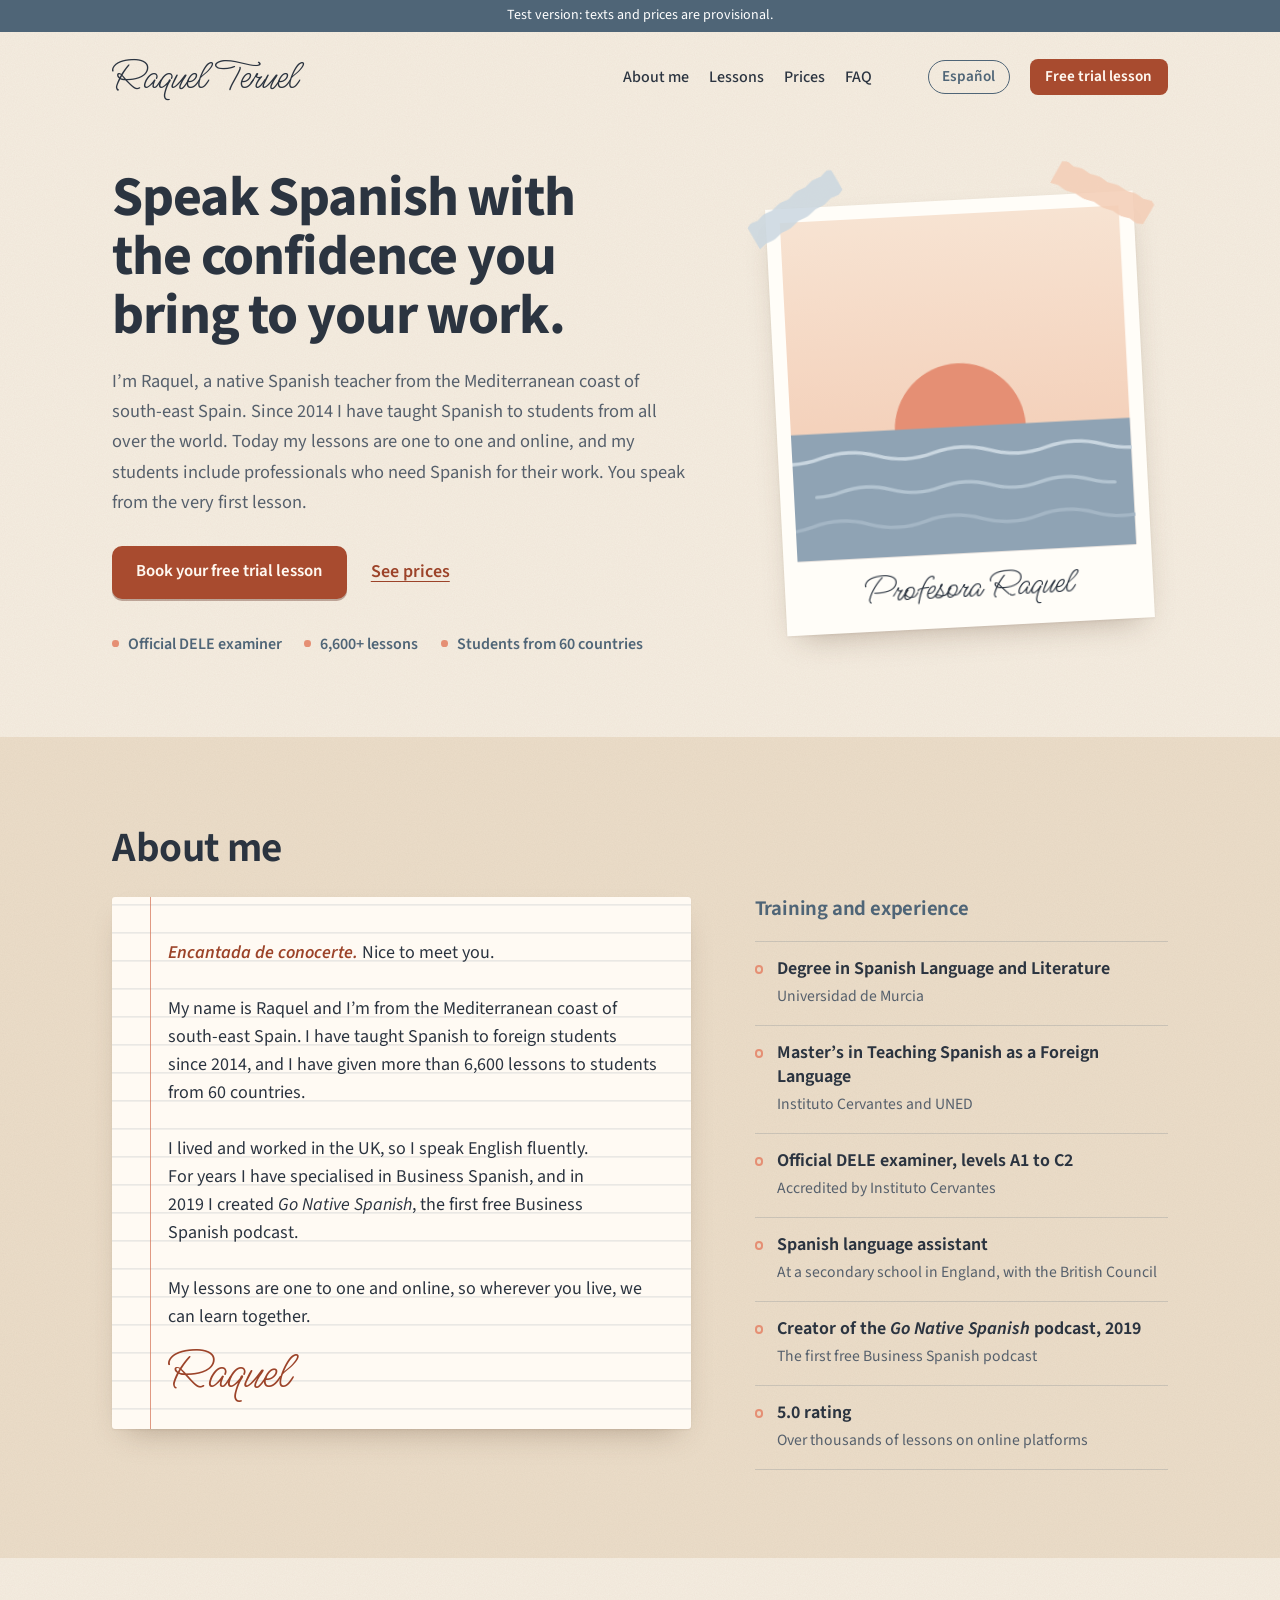
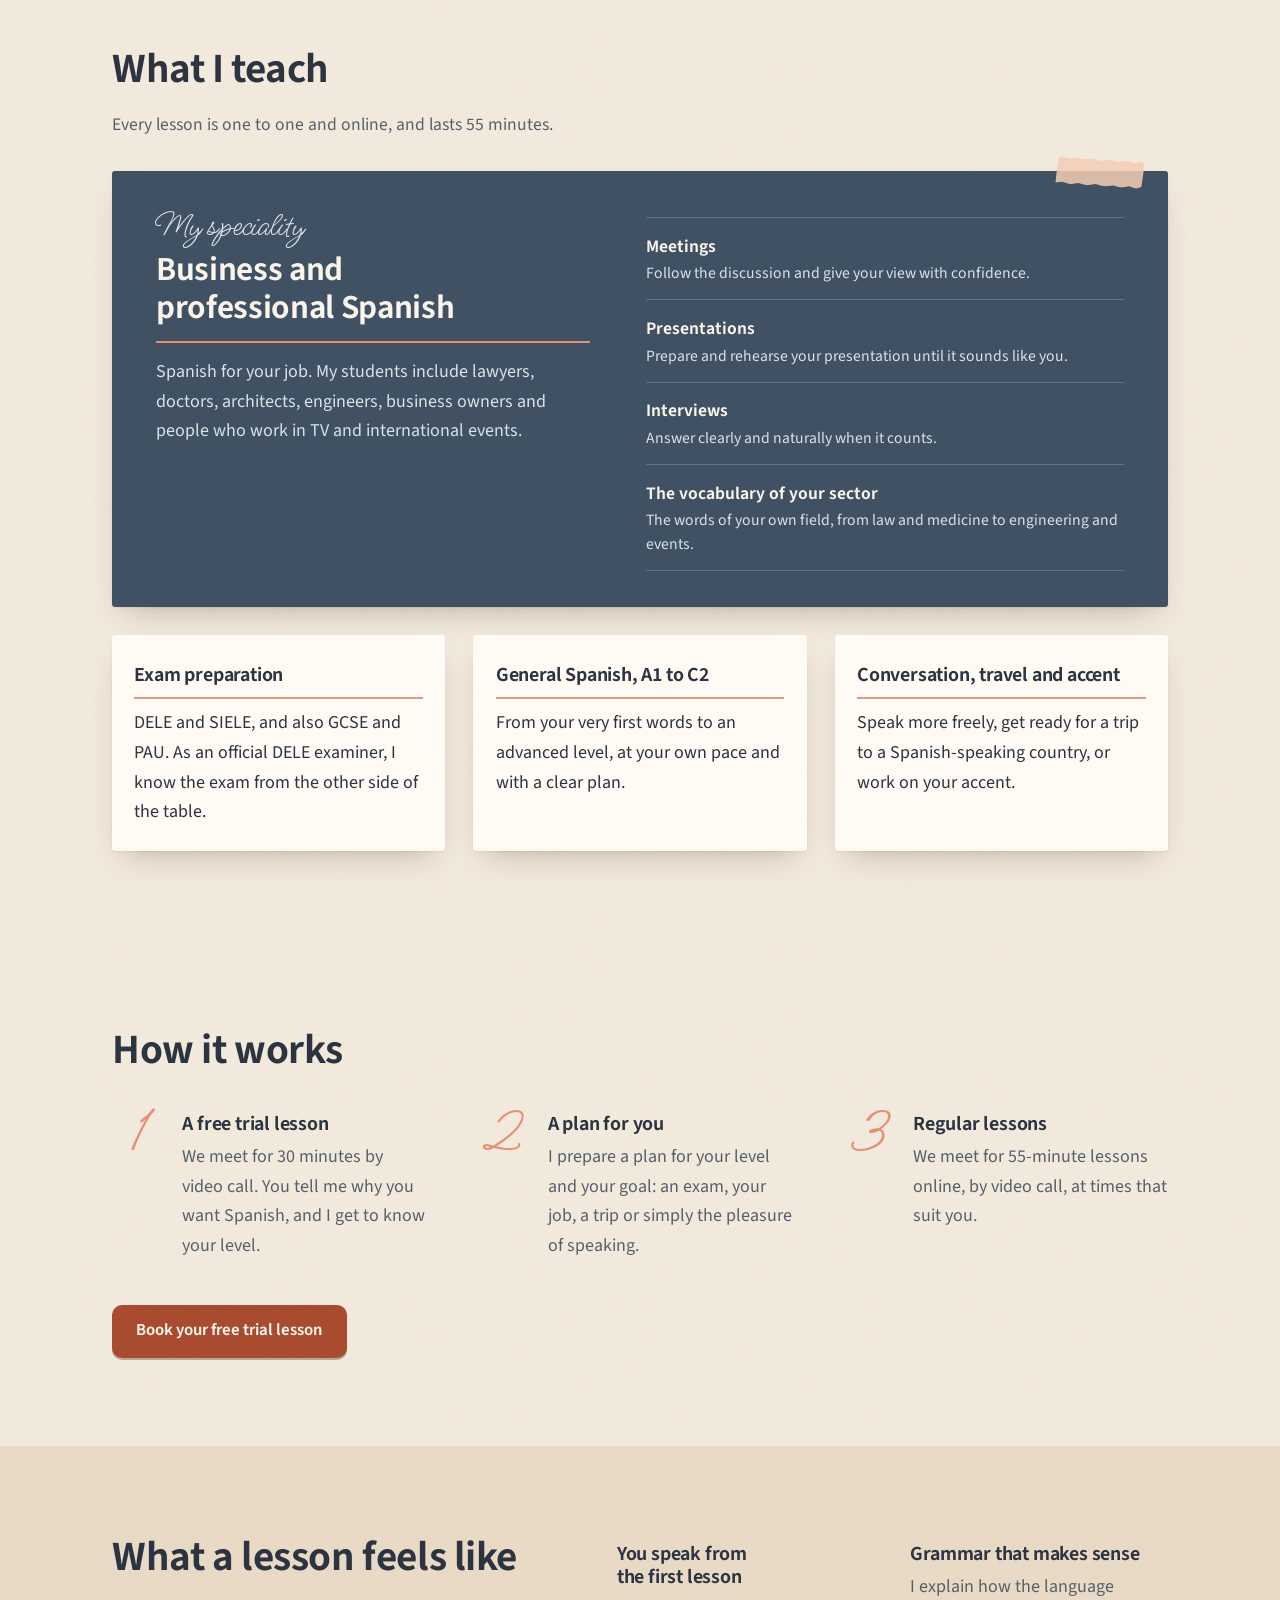
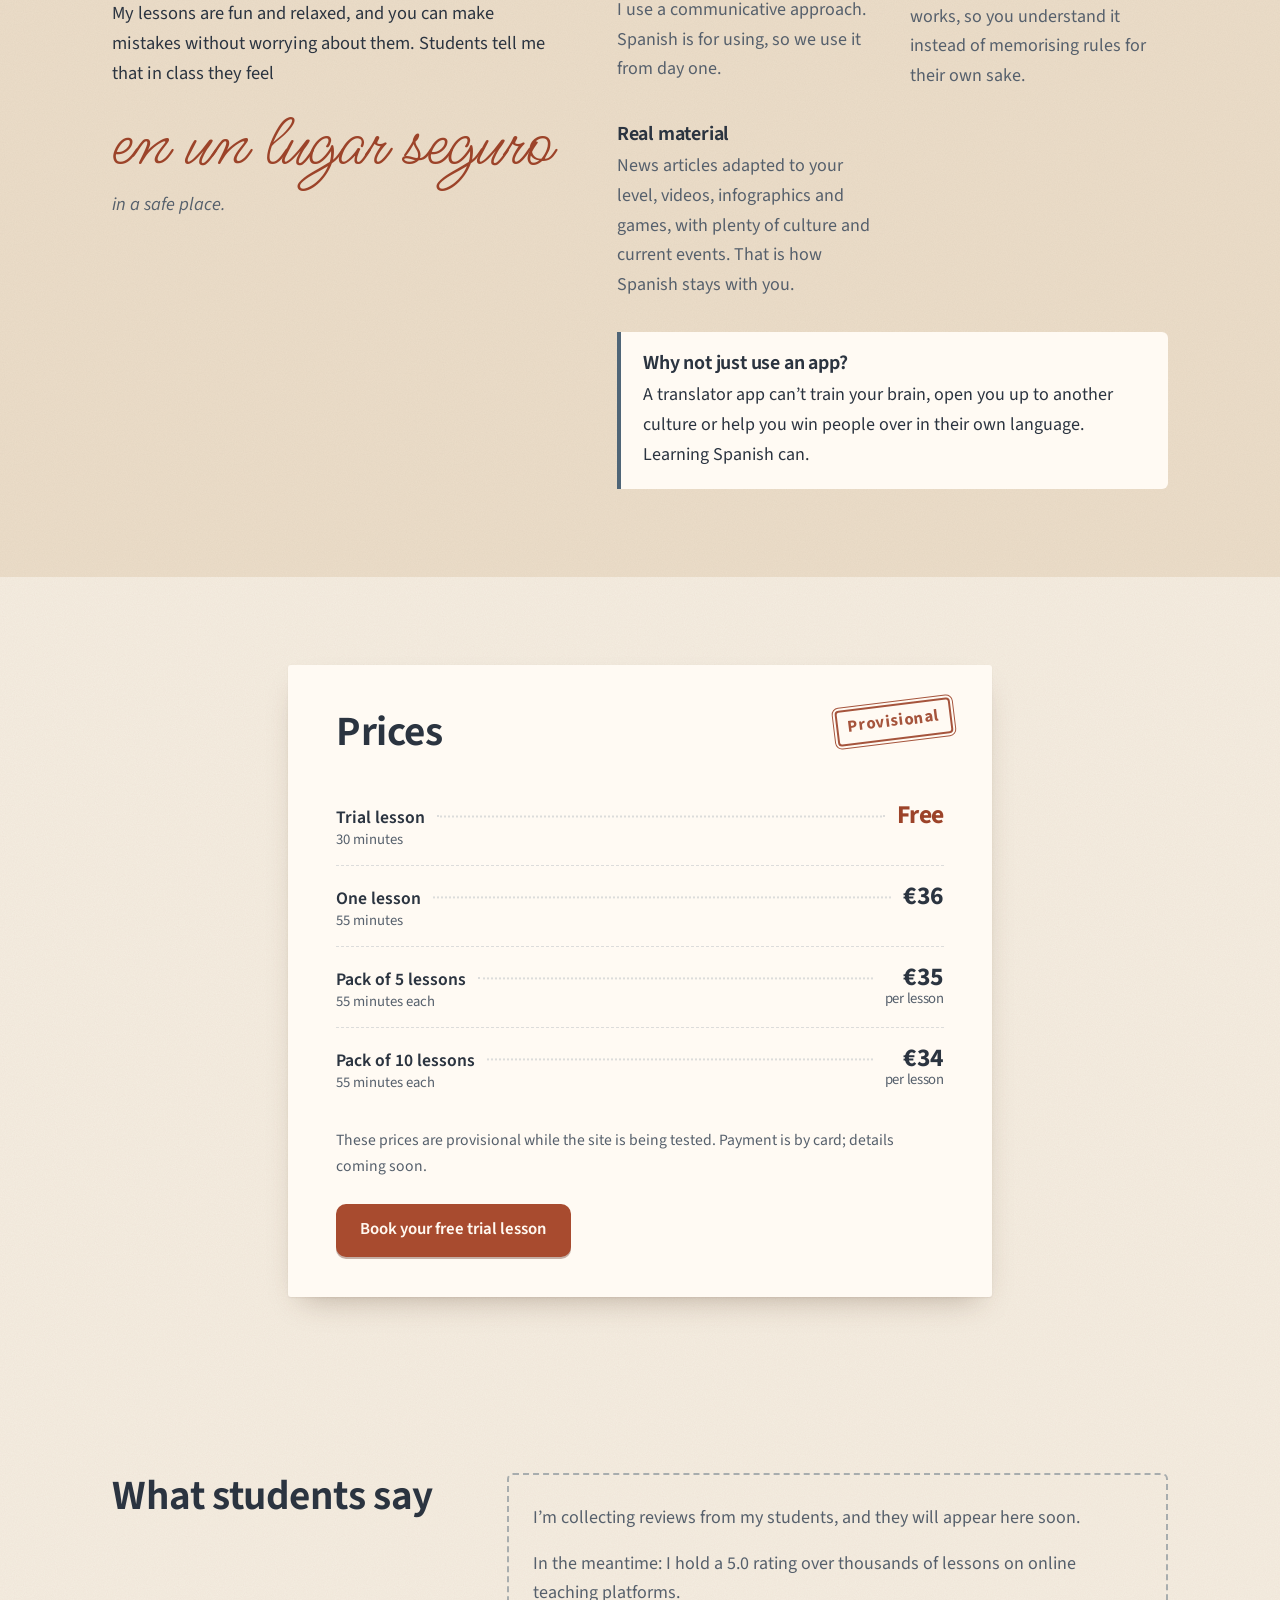
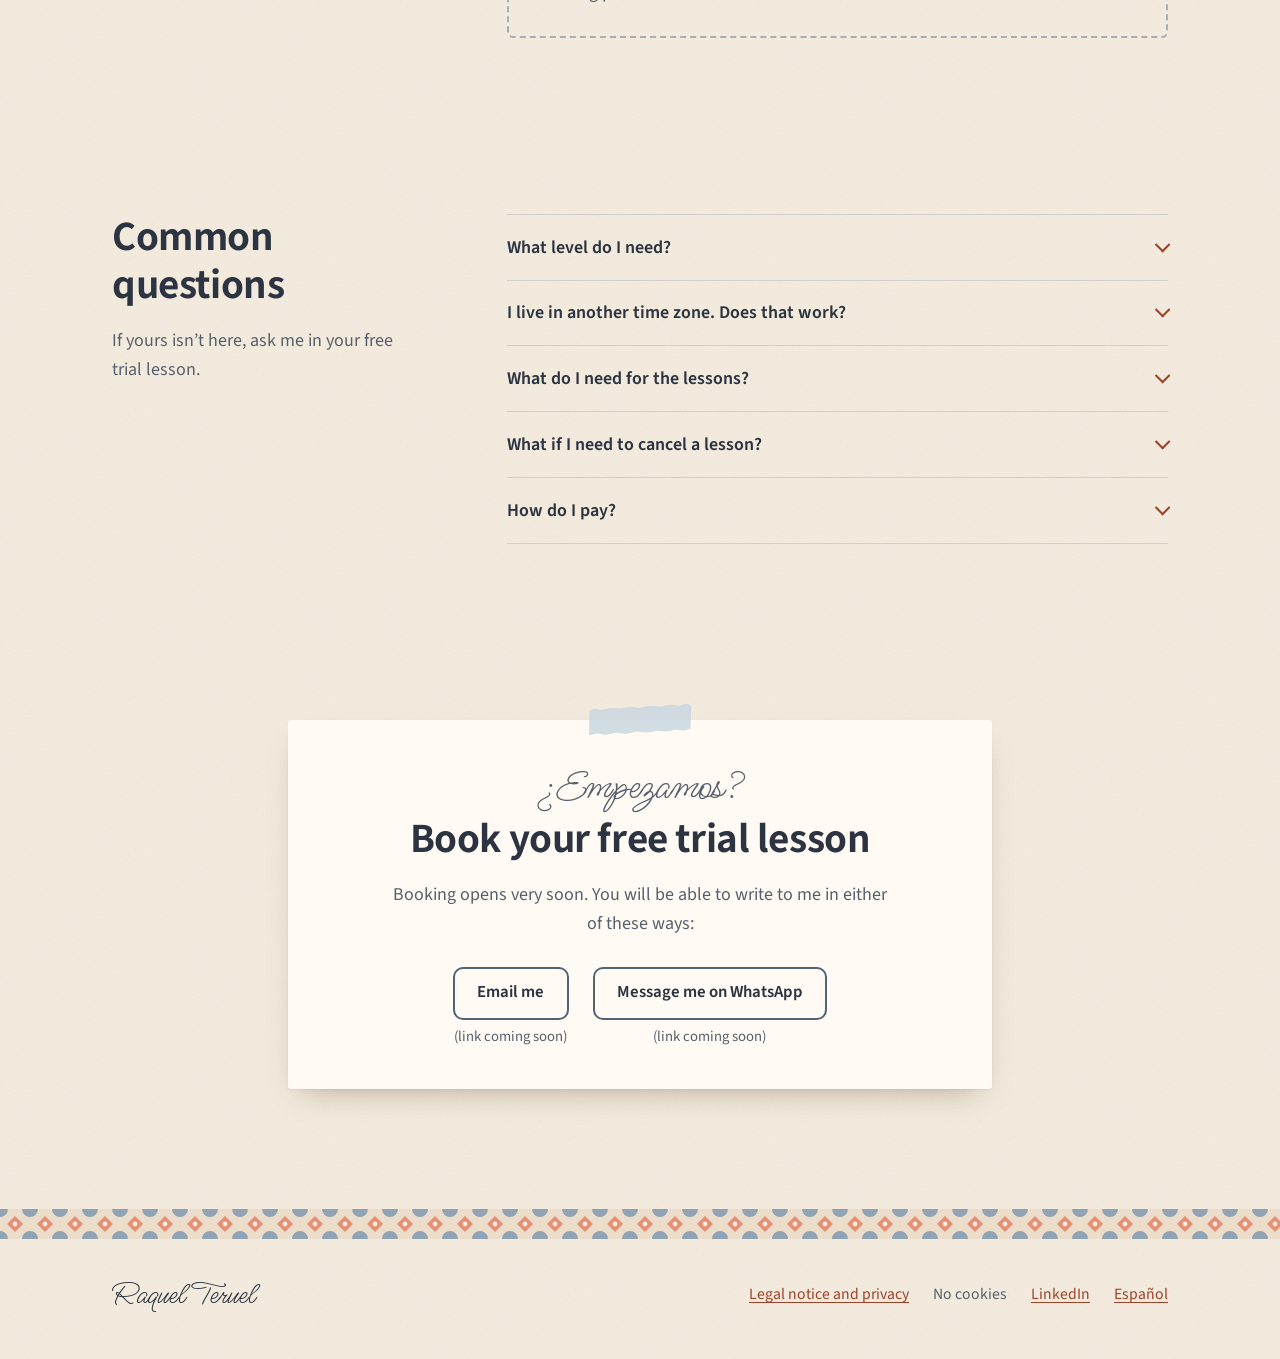
<file: index.html>
<!doctype html>
<html lang="en">
<head>
<meta charset="utf-8">
<meta name="viewport" content="width=device-width, initial-scale=1">
<meta name="robots" content="noindex">
<title>Spanish lessons online with Raquel Teruel</title>
<meta name="description" content="Spanish lessons online, one to one, with Raquel Teruel: native teacher and official DELE examiner. General Spanish A1 to C2, exam preparation and Business Spanish.">
<meta name="color-scheme" content="light dark">
<link rel="alternate" hreflang="en" href="index.html">
<link rel="alternate" hreflang="es" href="es/index.html">
<link rel="alternate" hreflang="x-default" href="index.html">
<link rel="icon" href="assets/favicon.svg" type="image/svg+xml">
<link rel="stylesheet" href="assets/style.css">
</head>
<body id="top">
<a class="skip" href="#main">Skip to content</a>

<p class="test-banner">Test version: texts and prices are provisional.</p>

<header class="site-header">
  <div class="wrap header-inner">
    <a class="wordmark" href="#top" aria-label="Raquel Teruel, back to the top">Raquel Teruel</a>
    <nav class="site-nav" aria-label="Main">
      <ul>
        <li><a href="#about">About me</a></li>
        <li><a href="#lessons">Lessons</a></li>
        <li><a href="#prices">Prices</a></li>
        <li><a href="#faq">FAQ</a></li>
      </ul>
    </nav>
    <div class="header-tools">
      <a class="lang" href="es/index.html" hreflang="es" lang="es" aria-label="Español"><span class="lang-long">Español</span><span class="lang-short">ES</span></a>
      <a class="btn btn-small" href="#contact"><span class="cta-long">Free trial lesson</span><span class="cta-short">Free trial</span></a>
    </div>
  </div>
</header>

<main id="main">

  <section class="hero" aria-labelledby="hero-title">
    <div class="wrap hero-grid">
      <div class="hero-text">
        <h1 id="hero-title">Speak Spanish with the confidence you bring to your work.</h1>
        <p class="lede">I’m Raquel, a native Spanish teacher from the Mediterranean coast of south-east Spain. Since 2014 I have taught Spanish to students from all over the world. Today my lessons are one to one and online, and my students include professionals who need Spanish for their work. You speak from the very first lesson.</p>
        <div class="hero-actions">
          <a class="btn btn-primary" href="#contact">Book your free trial lesson</a>
          <a class="btn-link" href="#prices">See prices</a>
        </div>
        <ul class="trust" aria-label="In short">
          <li>Official DELE examiner</li>
          <li>6,600+ lessons</li>
          <li>Students from 60 countries</li>
        </ul>
      </div>

      <figure class="polaroid">
        <span class="tape tape-a" aria-hidden="true"></span>
        <span class="tape tape-b" aria-hidden="true"></span>
        <svg class="polaroid-photo" viewBox="0 0 300 300" role="img" aria-labelledby="ph-title">
          <title id="ph-title">Placeholder for Raquel’s photo: a simple drawing of the sun rising over the Mediterranean sea</title>
          <defs>
            <linearGradient id="sky" x1="0" y1="0" x2="0" y2="1">
              <stop offset="0" stop-color="#F7E3D2"/>
              <stop offset="1" stop-color="#F2C7AE"/>
            </linearGradient>
          </defs>
          <rect width="300" height="300" fill="url(#sky)"/>
          <circle cx="150" cy="190" r="58" fill="#E58F74"/>
          <rect y="188" width="300" height="112" fill="#8FA3B4"/>
          <path d="M0 214c25 0 25-8 50-8s25 8 50 8 25-8 50-8 25 8 50 8 25-8 50-8 25 8 50 8" fill="none" stroke="#C9D6E0" stroke-width="3" stroke-linecap="round"/>
          <path d="M20 244c22 0 22-7 44-7s22 7 44 7 22-7 44-7 22 7 44 7 22-7 44-7 22 7 44 7" fill="none" stroke="#B3C4D1" stroke-width="3" stroke-linecap="round"/>
          <path d="M-10 274c25 0 25-8 50-8s25 8 50 8 25-8 50-8 25 8 50 8 25-8 50-8 25 8 50 8 25-8 50-8" fill="none" stroke="#A4B6C5" stroke-width="3" stroke-linecap="round"/>
        </svg>
        <figcaption>Profesora Raquel</figcaption>
      </figure>
    </div>
  </section>

  <section class="section about" id="about" aria-labelledby="about-title">
    <div class="wrap about-grid">
      <div class="about-letter">
        <h2 id="about-title">About me</h2>
        <div class="ruled">
          <p><em lang="es">Encantada de conocerte.</em> Nice to meet you.</p>
          <p>My name is Raquel and I’m from the Mediterranean coast of south-east Spain. I have taught Spanish to foreign students since 2014, and I have given more than 6,600 lessons to students from 60 countries.</p>
          <p>I lived and worked in the UK, so I speak English fluently. For years I have specialised in Business Spanish, and in 2019 I created <cite>Go Native Spanish</cite>, the first free Business Spanish podcast.</p>
          <p>My lessons are one to one and online, so wherever you live, we can learn together.</p>
          <p class="signature" aria-hidden="true">Raquel</p>
        </div>
      </div>
      <aside class="credentials" aria-labelledby="cred-title">
        <h3 id="cred-title">Training and experience</h3>
        <ul>
          <li><strong>Degree in Spanish Language and Literature</strong><span>Universidad de Murcia</span></li>
          <li><strong>Master’s in Teaching Spanish as a Foreign Language</strong><span>Instituto Cervantes and UNED</span></li>
          <li><strong>Official DELE examiner, levels A1&nbsp;to&nbsp;C2</strong><span>Accredited by Instituto Cervantes</span></li>
          <li><strong>Spanish language assistant</strong><span>At a secondary school in England, with the British Council</span></li>
          <li><strong>Creator of the <cite>Go Native Spanish</cite> podcast, 2019</strong><span>The first free Business Spanish podcast</span></li>
          <li><strong>5.0 rating</strong><span>Over thousands of lessons on online platforms</span></li>
        </ul>
      </aside>
    </div>
  </section>

  <section class="section lessons" id="lessons" aria-labelledby="lessons-title">
    <div class="wrap">
      <h2 id="lessons-title">What I teach</h2>
      <p class="section-intro">Every lesson is one to one and online, and lasts 55 minutes.</p>
      <div class="cards">
        <article class="card card-featured">
          <span class="tape tape-card" aria-hidden="true"></span>
          <div class="featured-intro">
            <p class="speciality">My speciality</p>
            <h3>Business and professional Spanish</h3>
            <p>Spanish for your job. My students include lawyers, doctors, architects, engineers, business owners and people who work in TV and international events.</p>
          </div>
          <ul class="featured-list">
            <li><strong>Meetings</strong><span>Follow the discussion and give your view with confidence.</span></li>
            <li><strong>Presentations</strong><span>Prepare and rehearse your presentation until it sounds like you.</span></li>
            <li><strong>Interviews</strong><span>Answer clearly and naturally when it counts.</span></li>
            <li><strong>The vocabulary of your sector</strong><span>The words of your own field, from law and medicine to engineering and events.</span></li>
          </ul>
        </article>
        <article class="card">
          <h3>Exam preparation</h3>
          <p>DELE and SIELE, and also GCSE and PAU. As an official DELE examiner, I know the exam from the other side of the table.</p>
        </article>
        <article class="card">
          <h3>General Spanish, A1&nbsp;to&nbsp;C2</h3>
          <p>From your very first words to an advanced level, at your own pace and with a clear plan.</p>
        </article>
        <article class="card">
          <h3>Conversation, travel and accent</h3>
          <p>Speak more freely, get ready for a trip to a Spanish-speaking country, or work on your accent.</p>
        </article>
      </div>
    </div>
  </section>

  <section class="section steps-section" aria-labelledby="steps-title">
    <div class="wrap">
      <h2 id="steps-title">How it works</h2>
      <ol class="steps">
        <li>
          <h3>A free trial lesson</h3>
          <p>We meet for 30 minutes by video call. You tell me why you want Spanish, and I get to know your level.</p>
        </li>
        <li>
          <h3>A plan for you</h3>
          <p>I prepare a plan for your level and your goal: an exam, your job, a trip or simply the pleasure of speaking.</p>
        </li>
        <li>
          <h3>Regular lessons</h3>
          <p>We meet for 55-minute lessons online, by video call, at times that suit you.</p>
        </li>
      </ol>
      <p class="steps-cta"><a class="btn btn-primary" href="#contact">Book your free trial lesson</a></p>
    </div>
  </section>

  <section class="section method" id="method" aria-labelledby="method-title">
    <div class="wrap method-grid">
      <div class="method-intro">
        <h2 id="method-title">What a lesson feels like</h2>
        <p>My lessons are fun and relaxed, and you can make mistakes without worrying about them. Students tell me that in class they feel</p>
        <p class="quote" lang="es">en un lugar seguro</p>
        <p class="quote-translation">in a safe place.</p>
      </div>
      <div class="method-points">
        <div class="point">
          <h3>You speak from the first lesson</h3>
          <p>I use a communicative approach. Spanish is for using, so we use it from day one.</p>
        </div>
        <div class="point">
          <h3>Grammar that makes sense</h3>
          <p>I explain how the language works, so you understand it instead of memorising rules for their own sake.</p>
        </div>
        <div class="point">
          <h3>Real material</h3>
          <p>News articles adapted to your level, videos, infographics and games, with plenty of culture and current events. That is how Spanish stays with you.</p>
        </div>
        <div class="point point-note">
          <h3>Why not just use an app?</h3>
          <p>A translator app can’t train your brain, open you up to another culture or help you win people over in their own language. Learning Spanish can.</p>
        </div>
      </div>
    </div>
  </section>

  <section class="section prices" id="prices" aria-labelledby="prices-title">
    <div class="wrap">
      <div class="price-sheet">
        <h2 id="prices-title">Prices</h2>
        <p class="stamp">Provisional</p>
        <!-- PRICES: edit the amounts here. The same prices are also in es/index.html (Spanish page): update both. -->
        <ul class="price-list">
          <li class="price-row price-row-trial">
            <span class="price-name">Trial lesson<small>30 minutes</small></span>
            <span class="price-amount">Free</span>
          </li>
          <li class="price-row">
            <span class="price-name">One lesson<small>55 minutes</small></span>
            <span class="price-amount">€36</span>
          </li>
          <li class="price-row">
            <span class="price-name">Pack of 5 lessons<small>55 minutes each</small></span>
            <span class="price-amount">€35<small>per lesson</small></span>
          </li>
          <li class="price-row">
            <span class="price-name">Pack of 10 lessons<small>55 minutes each</small></span>
            <span class="price-amount">€34<small>per lesson</small></span>
          </li>
        </ul>
        <p class="price-note">These prices are provisional while the site is being tested. Payment is by card; details coming soon.</p>
        <a class="btn btn-primary" href="#contact">Book your free trial lesson</a>
      </div>
    </div>
  </section>

  <section class="section reviews" aria-labelledby="reviews-title">
    <div class="wrap split">
      <h2 id="reviews-title">What students say</h2>
      <div class="reviews-empty">
        <p>I’m collecting reviews from my students, and they will appear here soon.</p>
        <p>In the meantime: I hold a 5.0 rating over thousands of lessons on online teaching platforms.</p>
      </div>
    </div>
  </section>

  <section class="section faq" id="faq" aria-labelledby="faq-title">
    <div class="wrap split">
      <div class="split-head">
        <h2 id="faq-title">Common questions</h2>
        <p>If yours isn’t here, ask me in your free trial lesson.</p>
      </div>
      <div class="faq-list">
      <details>
        <summary>What level do I need?</summary>
        <p>Any level. I teach everyone from complete beginners (A1) to very advanced speakers (C2). In the trial lesson we see where you are.</p>
      </details>
      <details>
        <summary>I live in another time zone. Does that work?</summary>
        <p>Yes. I teach online from Spain, and when you book you will see the available times in your own time zone.</p>
      </details>
      <details>
        <summary>What do I need for the lessons?</summary>
        <p>A computer or tablet with a camera and a microphone, and a good internet connection.</p>
      </details>
      <details>
        <summary>What if I need to cancel a lesson?</summary>
        <p>Please let me know at least 24 hours before the lesson. The full cancellation terms will be published here before launch.</p>
      </details>
      <details>
        <summary>How do I pay?</summary>
        <p>By card. Payment details are coming soon.</p>
      </details>
      </div>
    </div>
  </section>

  <section class="section contact" id="contact" aria-labelledby="contact-title">
    <div class="wrap">
      <div class="contact-card">
        <span class="tape tape-contact" aria-hidden="true"></span>
        <p class="hand" lang="es" aria-hidden="true">¿Empezamos?</p>
        <h2 id="contact-title">Book your free trial lesson</h2>
        <p>Booking opens very soon. You will be able to write to me in either of these ways:</p>
        <ul class="contact-options">
          <li><a class="btn btn-outline" href="#contact">Email me</a><span class="soon">(link coming soon)</span></li>
          <li><a class="btn btn-outline" href="#contact">Message me on WhatsApp</a><span class="soon">(link coming soon)</span></li>
        </ul>
      </div>
    </div>
  </section>

</main>

<svg class="svg-defs" aria-hidden="true" focusable="false">
  <defs>
    <pattern id="tile" width="30" height="30" patternUnits="userSpaceOnUse">
      <rect class="t-bg" width="30" height="30"/>
      <path class="t-a" d="M0 0h8a8 8 0 0 1-8 8zM30 0v8a8 8 0 0 1-8-8zM0 30v-8a8 8 0 0 1 8 8zM30 30h-8a8 8 0 0 1 8-8z"/>
      <path class="t-b" d="M15 7l8 8-8 8-8-8z"/>
      <circle class="t-c" cx="15" cy="15" r="2.4"/>
    </pattern>
  </defs>
</svg>
<svg class="tiles" aria-hidden="true" focusable="false"><rect width="100%" height="100%" fill="url(#tile)"/></svg>
<footer class="site-footer">
  <div class="wrap footer-inner">
    <p class="footer-name">Raquel Teruel</p>
    <ul class="footer-links">
      <li><a href="legal.html">Legal notice and privacy</a></li>
      <li>No cookies</li>
      <li><a href="https://www.linkedin.com/in/raquelteruel/" rel="noopener">LinkedIn</a></li>
      <li><a href="es/index.html" hreflang="es" lang="es">Español</a></li>
    </ul>
  </div>
</footer>
</body>
</html>
</file>
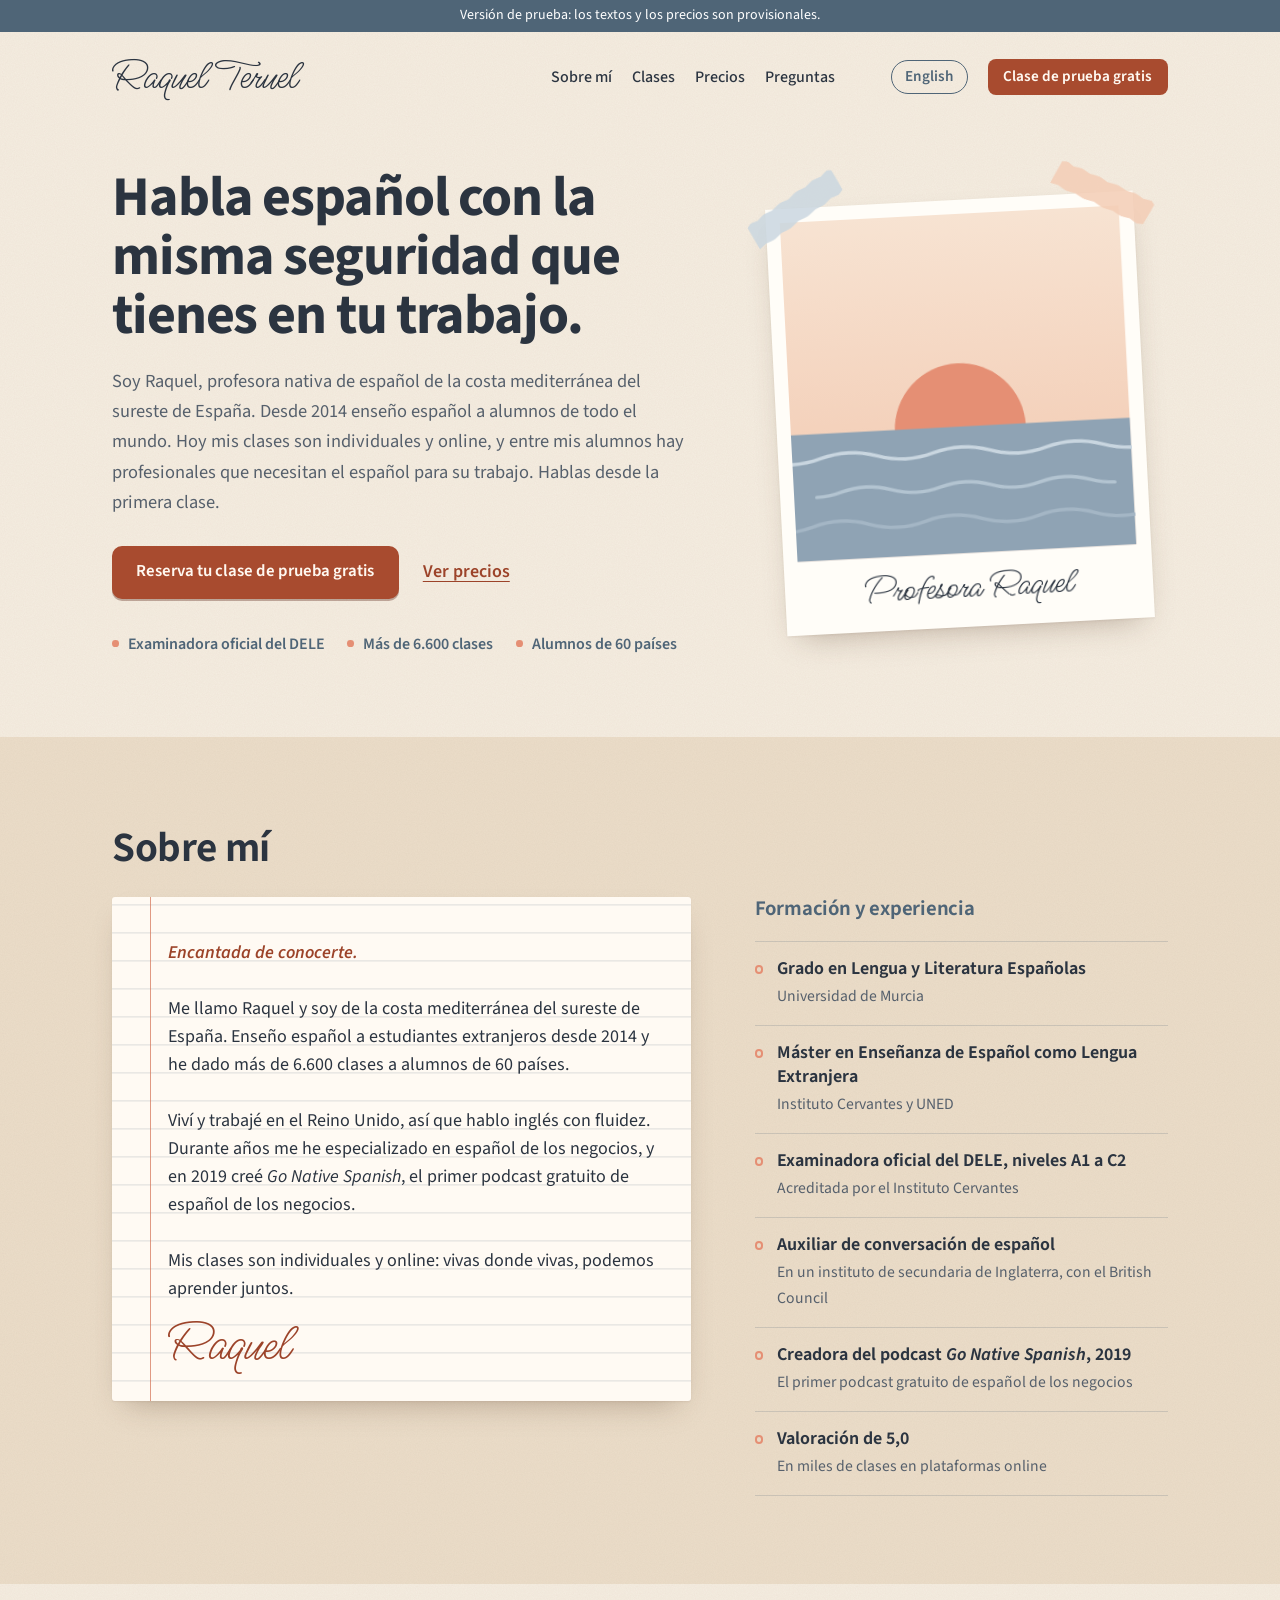
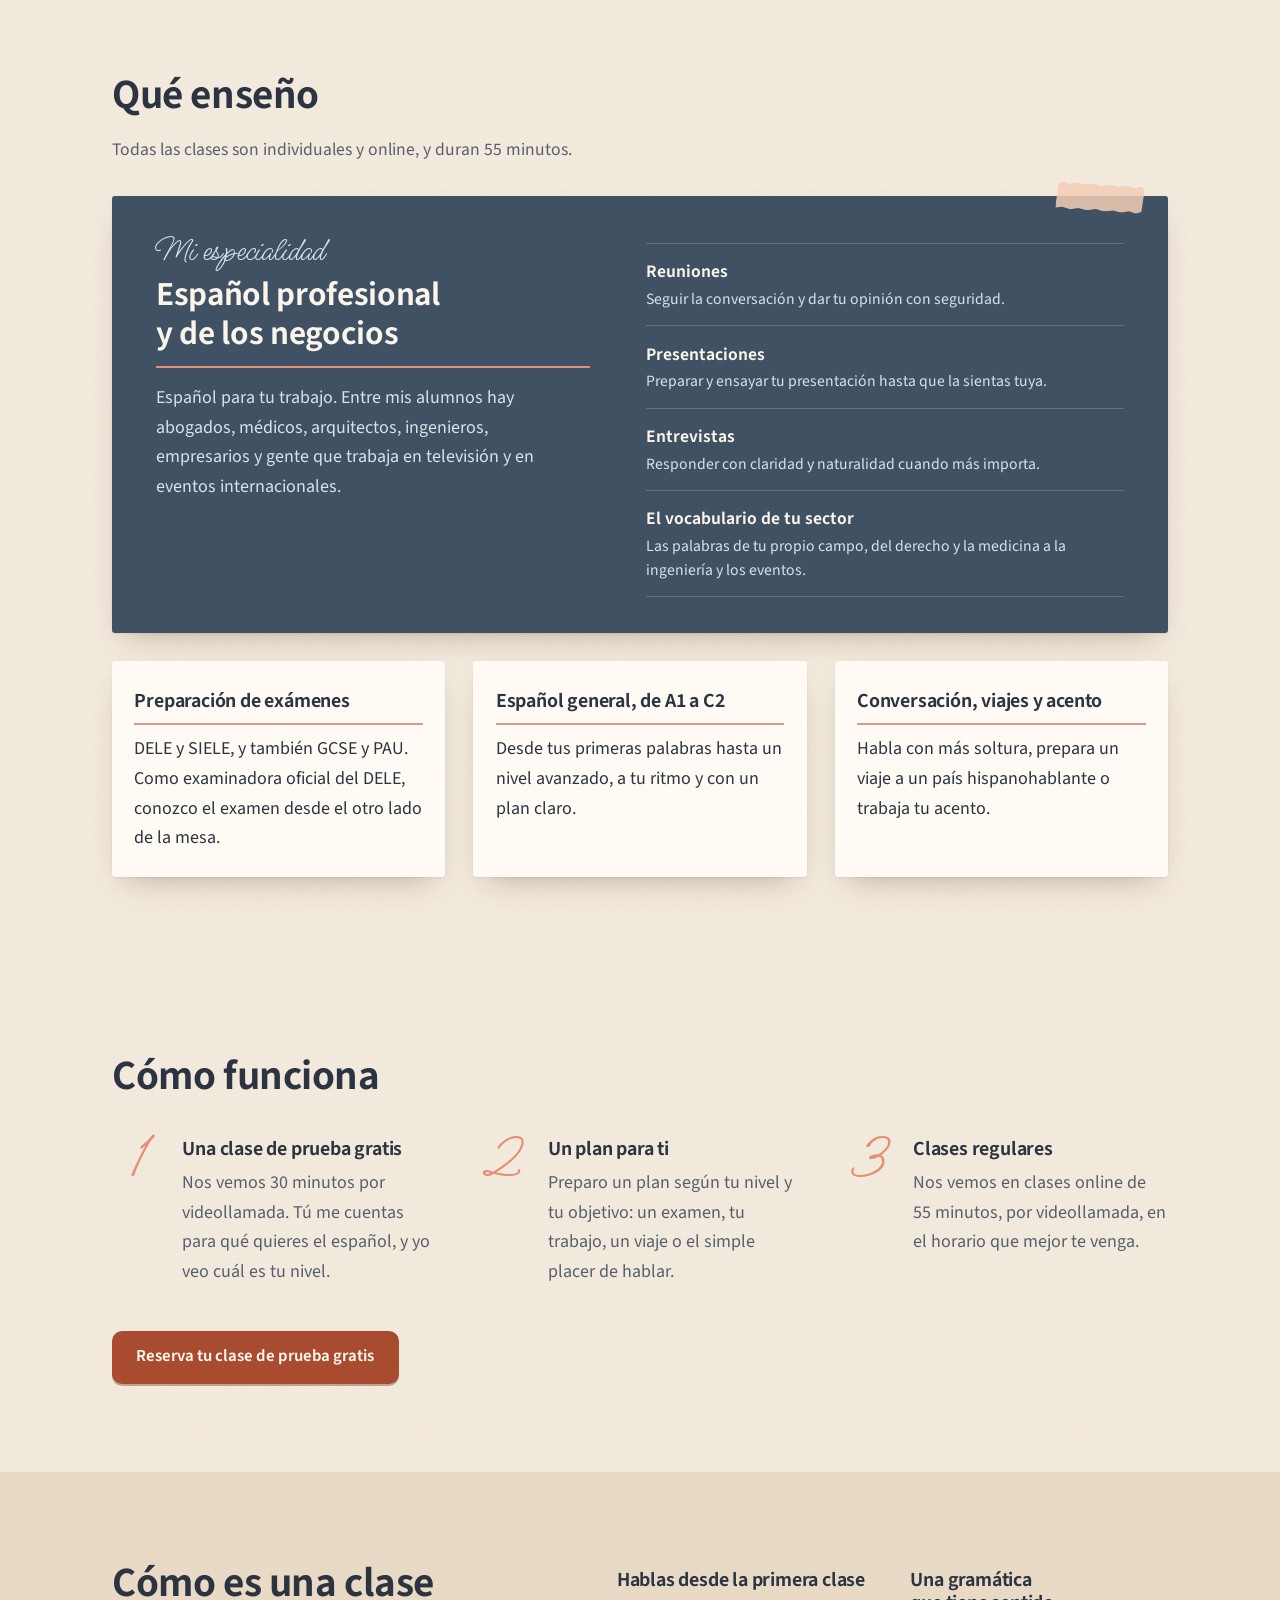
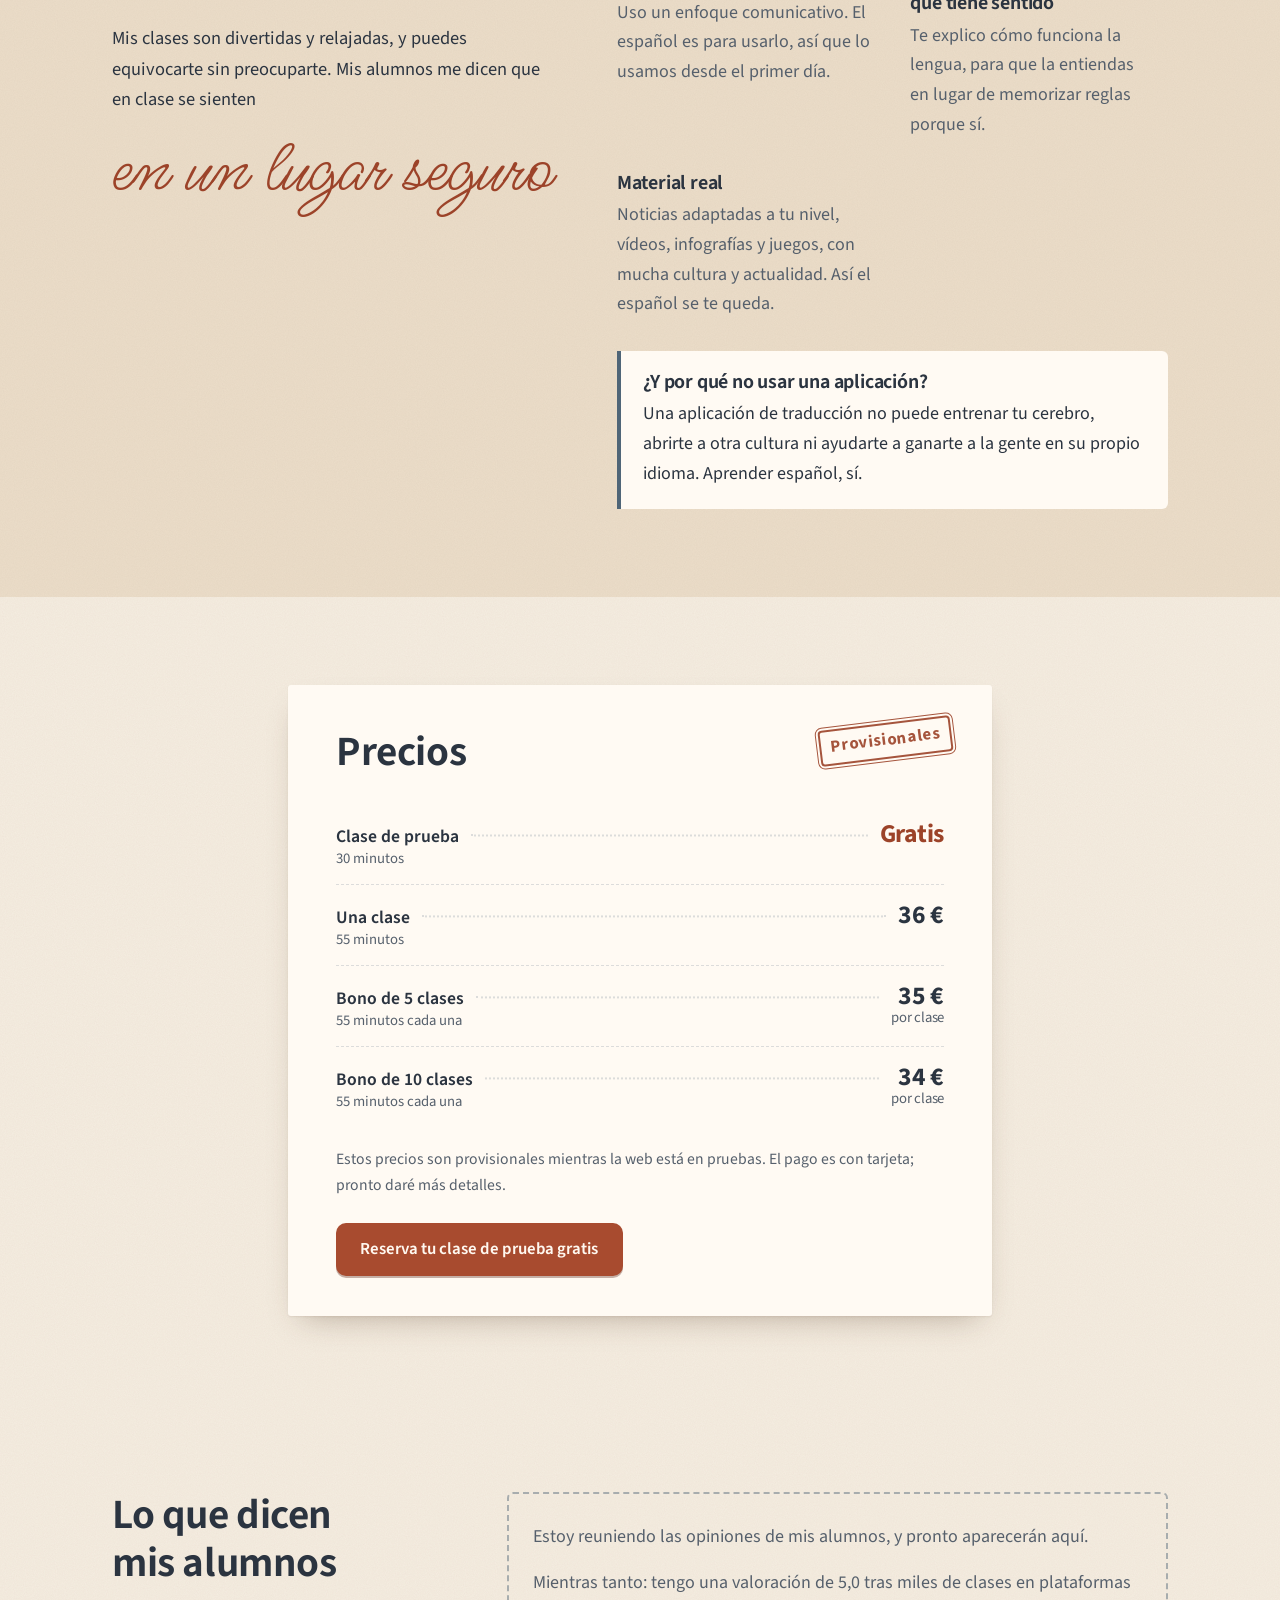
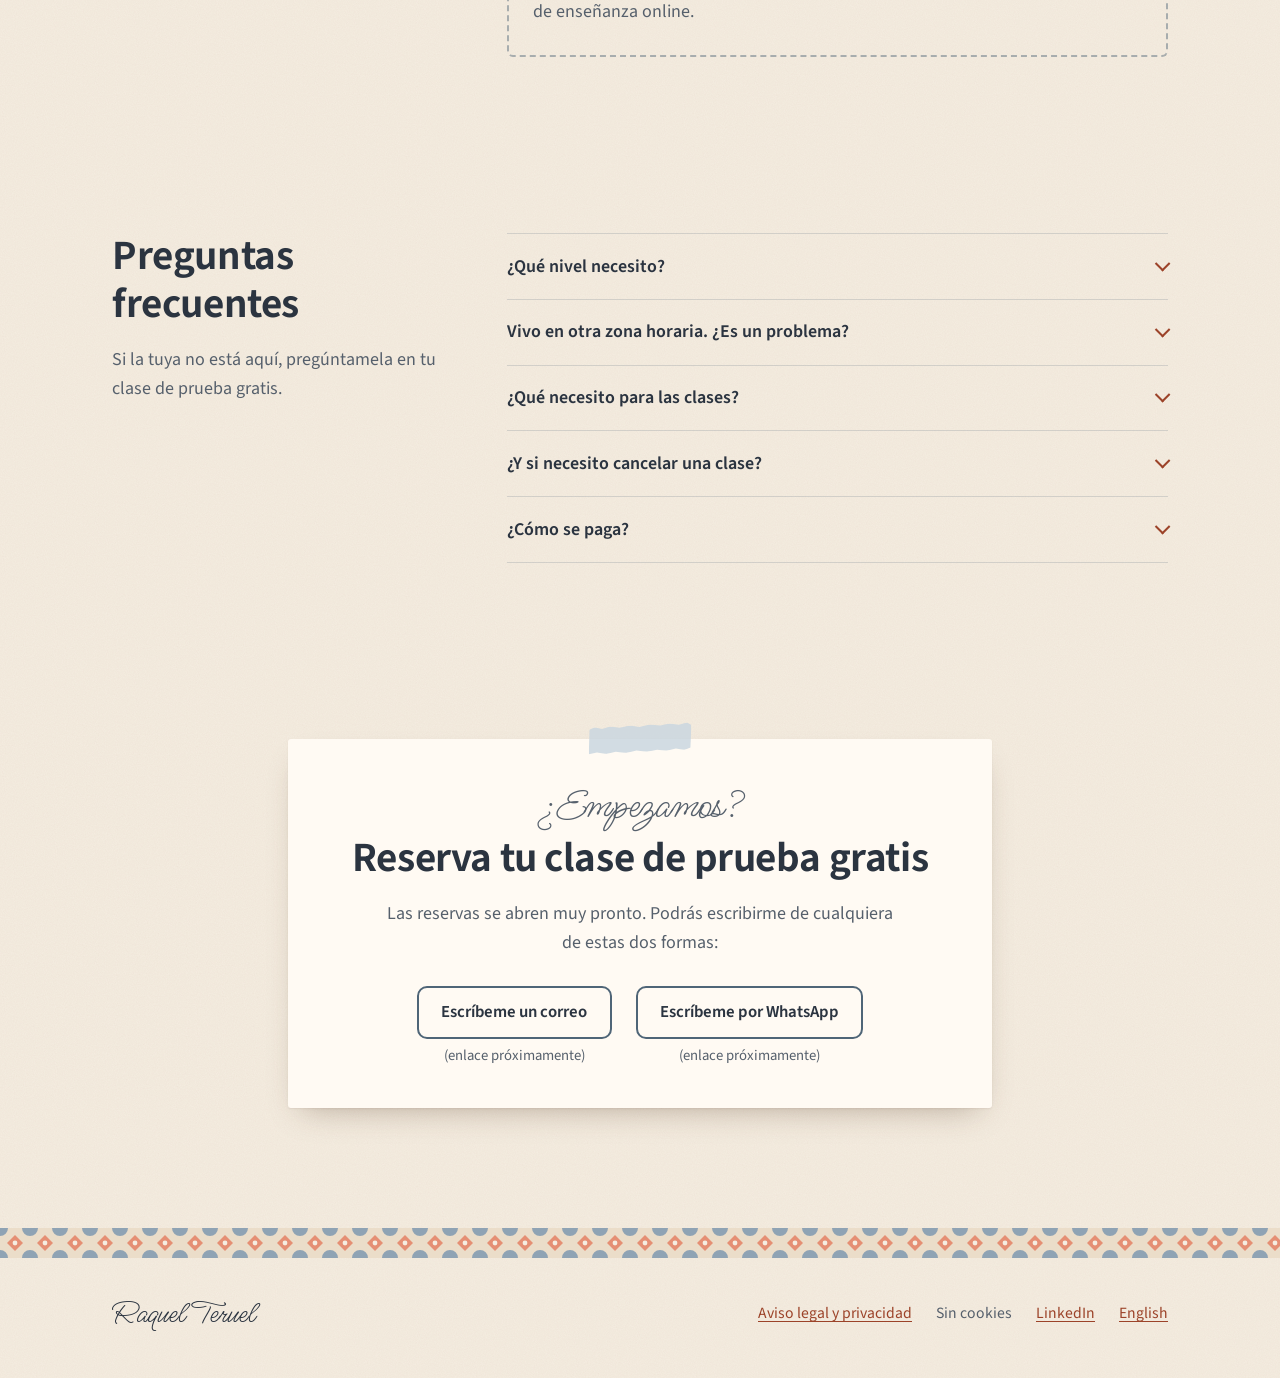
<file: es/index.html>
<!doctype html>
<html lang="es">
<head>
<meta charset="utf-8">
<meta name="viewport" content="width=device-width, initial-scale=1">
<meta name="robots" content="noindex">
<title>Clases de español online con Raquel Teruel</title>
<meta name="description" content="Clases de español individuales y online con Raquel Teruel, profesora nativa y examinadora oficial del DELE. Español general de A1 a C2, preparación de exámenes y español de los negocios.">
<meta name="color-scheme" content="light dark">
<link rel="alternate" hreflang="en" href="../index.html">
<link rel="alternate" hreflang="es" href="index.html">
<link rel="alternate" hreflang="x-default" href="../index.html">
<link rel="icon" href="../assets/favicon.svg" type="image/svg+xml">
<link rel="stylesheet" href="../assets/style.css">
</head>
<body id="top">
<a class="skip" href="#main">Saltar al contenido</a>

<p class="test-banner">Versión de prueba: los textos y los precios son provisionales.</p>

<header class="site-header">
  <div class="wrap header-inner">
    <a class="wordmark" href="#top" aria-label="Raquel Teruel, volver al inicio">Raquel Teruel</a>
    <nav class="site-nav" aria-label="Principal">
      <ul>
        <li><a href="#about">Sobre mí</a></li>
        <li><a href="#lessons">Clases</a></li>
        <li><a href="#prices">Precios</a></li>
        <li><a href="#faq">Preguntas</a></li>
      </ul>
    </nav>
    <div class="header-tools">
      <a class="lang" href="../index.html" hreflang="en" lang="en" aria-label="English"><span class="lang-long">English</span><span class="lang-short">EN</span></a>
      <a class="btn btn-small" href="#contact"><span class="cta-long">Clase de prueba gratis</span><span class="cta-short">Prueba gratis</span></a>
    </div>
  </div>
</header>

<main id="main">

  <section class="hero" aria-labelledby="hero-title">
    <div class="wrap hero-grid">
      <div class="hero-text">
        <h1 id="hero-title">Habla español con la misma seguridad que tienes en tu trabajo.</h1>
        <p class="lede">Soy Raquel, profesora nativa de español de la costa mediterránea del sureste de España. Desde 2014 enseño español a alumnos de todo el mundo. Hoy mis clases son individuales y online, y entre mis alumnos hay profesionales que necesitan el español para su trabajo. Hablas desde la primera clase.</p>
        <div class="hero-actions">
          <a class="btn btn-primary" href="#contact">Reserva tu clase de prueba gratis</a>
          <a class="btn-link" href="#prices">Ver precios</a>
        </div>
        <ul class="trust" aria-label="En resumen">
          <li>Examinadora oficial del DELE</li>
          <li>Más de 6.600 clases</li>
          <li>Alumnos de 60 países</li>
        </ul>
      </div>

      <figure class="polaroid">
        <span class="tape tape-a" aria-hidden="true"></span>
        <span class="tape tape-b" aria-hidden="true"></span>
        <svg class="polaroid-photo" viewBox="0 0 300 300" role="img" aria-labelledby="ph-title">
          <title id="ph-title">Espacio para la foto de Raquel: un dibujo sencillo del sol saliendo sobre el mar Mediterráneo</title>
          <defs>
            <linearGradient id="sky" x1="0" y1="0" x2="0" y2="1">
              <stop offset="0" stop-color="#F7E3D2"/>
              <stop offset="1" stop-color="#F2C7AE"/>
            </linearGradient>
          </defs>
          <rect width="300" height="300" fill="url(#sky)"/>
          <circle cx="150" cy="190" r="58" fill="#E58F74"/>
          <rect y="188" width="300" height="112" fill="#8FA3B4"/>
          <path d="M0 214c25 0 25-8 50-8s25 8 50 8 25-8 50-8 25 8 50 8 25-8 50-8 25 8 50 8" fill="none" stroke="#C9D6E0" stroke-width="3" stroke-linecap="round"/>
          <path d="M20 244c22 0 22-7 44-7s22 7 44 7 22-7 44-7 22 7 44 7 22-7 44-7 22 7 44 7" fill="none" stroke="#B3C4D1" stroke-width="3" stroke-linecap="round"/>
          <path d="M-10 274c25 0 25-8 50-8s25 8 50 8 25-8 50-8 25 8 50 8 25-8 50-8 25 8 50 8 25-8 50-8" fill="none" stroke="#A4B6C5" stroke-width="3" stroke-linecap="round"/>
        </svg>
        <figcaption>Profesora Raquel</figcaption>
      </figure>
    </div>
  </section>

  <section class="section about" id="about" aria-labelledby="about-title">
    <div class="wrap about-grid">
      <div class="about-letter">
        <h2 id="about-title">Sobre mí</h2>
        <div class="ruled">
          <p><em>Encantada de conocerte.</em></p>
          <p>Me llamo Raquel y soy de la costa mediterránea del sureste de España. Enseño español a estudiantes extranjeros desde 2014 y he dado más de 6.600 clases a alumnos de 60 países.</p>
          <p>Viví y trabajé en el Reino Unido, así que hablo inglés con fluidez. Durante años me he especializado en español de los negocios, y en 2019 creé <cite>Go Native Spanish</cite>, el primer podcast gratuito de español de los negocios.</p>
          <p>Mis clases son individuales y online: vivas donde vivas, podemos aprender juntos.</p>
          <p class="signature" aria-hidden="true">Raquel</p>
        </div>
      </div>
      <aside class="credentials" aria-labelledby="cred-title">
        <h3 id="cred-title">Formación y experiencia</h3>
        <ul>
          <li><strong>Grado en Lengua y Literatura Españolas</strong><span>Universidad de Murcia</span></li>
          <li><strong>Máster en Enseñanza de Español como Lengua Extranjera</strong><span>Instituto Cervantes y UNED</span></li>
          <li><strong>Examinadora oficial del DELE, niveles A1&nbsp;a&nbsp;C2</strong><span>Acreditada por el Instituto Cervantes</span></li>
          <li><strong>Auxiliar de conversación de español</strong><span>En un instituto de secundaria de Inglaterra, con el British Council</span></li>
          <li><strong>Creadora del podcast <cite>Go Native Spanish</cite>, 2019</strong><span>El primer podcast gratuito de español de los negocios</span></li>
          <li><strong>Valoración de 5,0</strong><span>En miles de clases en plataformas online</span></li>
        </ul>
      </aside>
    </div>
  </section>

  <section class="section lessons" id="lessons" aria-labelledby="lessons-title">
    <div class="wrap">
      <h2 id="lessons-title">Qué enseño</h2>
      <p class="section-intro">Todas las clases son individuales y online, y duran 55 minutos.</p>
      <div class="cards">
        <article class="card card-featured">
          <span class="tape tape-card" aria-hidden="true"></span>
          <div class="featured-intro">
            <p class="speciality">Mi especialidad</p>
            <h3>Español profesional y de los negocios</h3>
            <p>Español para tu trabajo. Entre mis alumnos hay abogados, médicos, arquitectos, ingenieros, empresarios y gente que trabaja en televisión y en eventos internacionales.</p>
          </div>
          <ul class="featured-list">
            <li><strong>Reuniones</strong><span>Seguir la conversación y dar tu opinión con seguridad.</span></li>
            <li><strong>Presentaciones</strong><span>Preparar y ensayar tu presentación hasta que la sientas tuya.</span></li>
            <li><strong>Entrevistas</strong><span>Responder con claridad y naturalidad cuando más importa.</span></li>
            <li><strong>El vocabulario de tu sector</strong><span>Las palabras de tu propio campo, del derecho y la medicina a la ingeniería y los eventos.</span></li>
          </ul>
        </article>
        <article class="card">
          <h3>Preparación de exámenes</h3>
          <p>DELE y SIELE, y también GCSE y PAU. Como examinadora oficial del DELE, conozco el examen desde el otro lado de la mesa.</p>
        </article>
        <article class="card">
          <h3>Español general, de A1&nbsp;a&nbsp;C2</h3>
          <p>Desde tus primeras palabras hasta un nivel avanzado, a tu ritmo y con un plan claro.</p>
        </article>
        <article class="card">
          <h3>Conversación, viajes y acento</h3>
          <p>Habla con más soltura, prepara un viaje a un país hispanohablante o trabaja tu acento.</p>
        </article>
      </div>
    </div>
  </section>

  <section class="section steps-section" aria-labelledby="steps-title">
    <div class="wrap">
      <h2 id="steps-title">Cómo funciona</h2>
      <ol class="steps">
        <li>
          <h3>Una clase de prueba gratis</h3>
          <p>Nos vemos 30 minutos por videollamada. Tú me cuentas para qué quieres el español, y yo veo cuál es tu nivel.</p>
        </li>
        <li>
          <h3>Un plan para ti</h3>
          <p>Preparo un plan según tu nivel y tu objetivo: un examen, tu trabajo, un viaje o el simple placer de hablar.</p>
        </li>
        <li>
          <h3>Clases regulares</h3>
          <p>Nos vemos en clases online de 55 minutos, por videollamada, en el horario que mejor te venga.</p>
        </li>
      </ol>
      <p class="steps-cta"><a class="btn btn-primary" href="#contact">Reserva tu clase de prueba gratis</a></p>
    </div>
  </section>

  <section class="section method" id="method" aria-labelledby="method-title">
    <div class="wrap method-grid">
      <div class="method-intro">
        <h2 id="method-title">Cómo es una clase</h2>
        <p>Mis clases son divertidas y relajadas, y puedes equivocarte sin preocuparte. Mis alumnos me dicen que en clase se sienten</p>
        <p class="quote">en un lugar seguro</p>
      </div>
      <div class="method-points">
        <div class="point">
          <h3>Hablas desde la primera clase</h3>
          <p>Uso un enfoque comunicativo. El español es para usarlo, así que lo usamos desde el primer día.</p>
        </div>
        <div class="point">
          <h3>Una gramática que tiene sentido</h3>
          <p>Te explico cómo funciona la lengua, para que la entiendas en lugar de memorizar reglas porque sí.</p>
        </div>
        <div class="point">
          <h3>Material real</h3>
          <p>Noticias adaptadas a tu nivel, vídeos, infografías y juegos, con mucha cultura y actualidad. Así el español se te queda.</p>
        </div>
        <div class="point point-note">
          <h3>¿Y por qué no usar una aplicación?</h3>
          <p>Una aplicación de traducción no puede entrenar tu cerebro, abrirte a otra cultura ni ayudarte a ganarte a la gente en su propio idioma. Aprender español, sí.</p>
        </div>
      </div>
    </div>
  </section>

  <section class="section prices" id="prices" aria-labelledby="prices-title">
    <div class="wrap">
      <div class="price-sheet">
        <h2 id="prices-title">Precios</h2>
        <p class="stamp">Provisionales</p>
        <!-- PRECIOS: cambia aquí las cantidades. Los mismos precios están también en ../index.html (página en inglés): cambia las dos. -->
        <ul class="price-list">
          <li class="price-row price-row-trial">
            <span class="price-name">Clase de prueba<small>30 minutos</small></span>
            <span class="price-amount">Gratis</span>
          </li>
          <li class="price-row">
            <span class="price-name">Una clase<small>55 minutos</small></span>
            <span class="price-amount">36 €</span>
          </li>
          <li class="price-row">
            <span class="price-name">Bono de 5 clases<small>55 minutos cada una</small></span>
            <span class="price-amount">35 €<small>por clase</small></span>
          </li>
          <li class="price-row">
            <span class="price-name">Bono de 10 clases<small>55 minutos cada una</small></span>
            <span class="price-amount">34 €<small>por clase</small></span>
          </li>
        </ul>
        <p class="price-note">Estos precios son provisionales mientras la web está en pruebas. El pago es con tarjeta; pronto daré más detalles.</p>
        <a class="btn btn-primary" href="#contact">Reserva tu clase de prueba gratis</a>
      </div>
    </div>
  </section>

  <section class="section reviews" aria-labelledby="reviews-title">
    <div class="wrap split">
      <h2 id="reviews-title">Lo que dicen mis alumnos</h2>
      <div class="reviews-empty">
        <p>Estoy reuniendo las opiniones de mis alumnos, y pronto aparecerán aquí.</p>
        <p>Mientras tanto: tengo una valoración de 5,0 tras miles de clases en plataformas de enseñanza online.</p>
      </div>
    </div>
  </section>

  <section class="section faq" id="faq" aria-labelledby="faq-title">
    <div class="wrap split">
      <div class="split-head">
        <h2 id="faq-title">Preguntas frecuentes</h2>
        <p>Si la tuya no está aquí, pregúntamela en tu clase de prueba gratis.</p>
      </div>
      <div class="faq-list">
      <details>
        <summary>¿Qué nivel necesito?</summary>
        <p>Cualquiera. Doy clases desde el nivel inicial (A1) hasta el más avanzado (C2). En la clase de prueba vemos en qué punto estás.</p>
      </details>
      <details>
        <summary>Vivo en otra zona horaria. ¿Es un problema?</summary>
        <p>No. Doy las clases online desde España y, cuando reserves, verás los horarios disponibles en tu propia zona horaria.</p>
      </details>
      <details>
        <summary>¿Qué necesito para las clases?</summary>
        <p>Un ordenador o una tableta con cámara y micrófono, y una buena conexión a internet.</p>
      </details>
      <details>
        <summary>¿Y si necesito cancelar una clase?</summary>
        <p>Avísame con al menos 24 horas de antelación. Las condiciones completas de cancelación se publicarán aquí antes del lanzamiento.</p>
      </details>
      <details>
        <summary>¿Cómo se paga?</summary>
        <p>Con tarjeta. Pronto daré los detalles del pago.</p>
      </details>
      </div>
    </div>
  </section>

  <section class="section contact" id="contact" aria-labelledby="contact-title">
    <div class="wrap">
      <div class="contact-card">
        <span class="tape tape-contact" aria-hidden="true"></span>
        <p class="hand" aria-hidden="true">¿Empezamos?</p>
        <h2 id="contact-title">Reserva tu clase de prueba gratis</h2>
        <p>Las reservas se abren muy pronto. Podrás escribirme de cualquiera de estas dos formas:</p>
        <ul class="contact-options">
          <li><a class="btn btn-outline" href="#contact">Escríbeme un correo</a><span class="soon">(enlace próximamente)</span></li>
          <li><a class="btn btn-outline" href="#contact">Escríbeme por WhatsApp</a><span class="soon">(enlace próximamente)</span></li>
        </ul>
      </div>
    </div>
  </section>

</main>

<svg class="svg-defs" aria-hidden="true" focusable="false">
  <defs>
    <pattern id="tile" width="30" height="30" patternUnits="userSpaceOnUse">
      <rect class="t-bg" width="30" height="30"/>
      <path class="t-a" d="M0 0h8a8 8 0 0 1-8 8zM30 0v8a8 8 0 0 1-8-8zM0 30v-8a8 8 0 0 1 8 8zM30 30h-8a8 8 0 0 1 8-8z"/>
      <path class="t-b" d="M15 7l8 8-8 8-8-8z"/>
      <circle class="t-c" cx="15" cy="15" r="2.4"/>
    </pattern>
  </defs>
</svg>
<svg class="tiles" aria-hidden="true" focusable="false"><rect width="100%" height="100%" fill="url(#tile)"/></svg>
<footer class="site-footer">
  <div class="wrap footer-inner">
    <p class="footer-name">Raquel Teruel</p>
    <ul class="footer-links">
      <li><a href="legal.html">Aviso legal y privacidad</a></li>
      <li>Sin cookies</li>
      <li><a href="https://www.linkedin.com/in/raquelteruel/" rel="noopener">LinkedIn</a></li>
      <li><a href="../index.html" hreflang="en" lang="en">English</a></li>
    </ul>
  </div>
</footer>
</body>
</html>
</file>
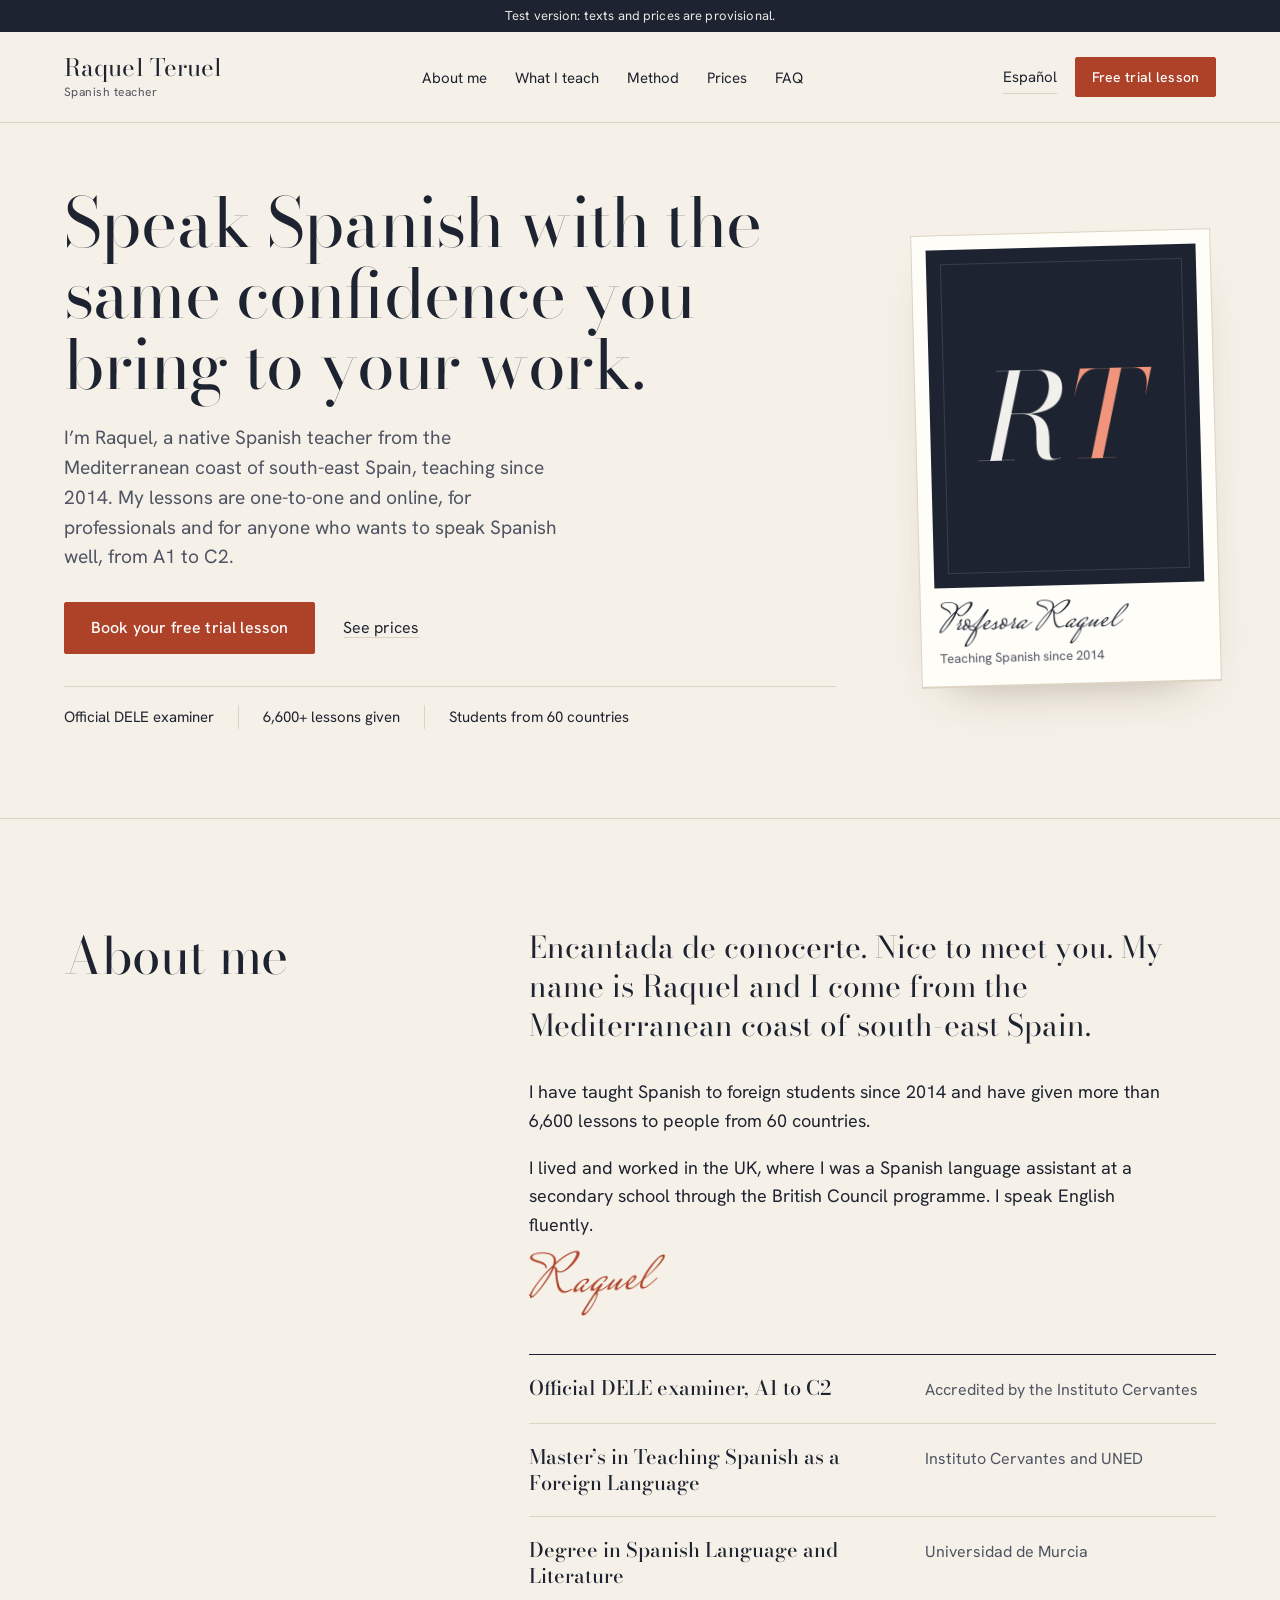
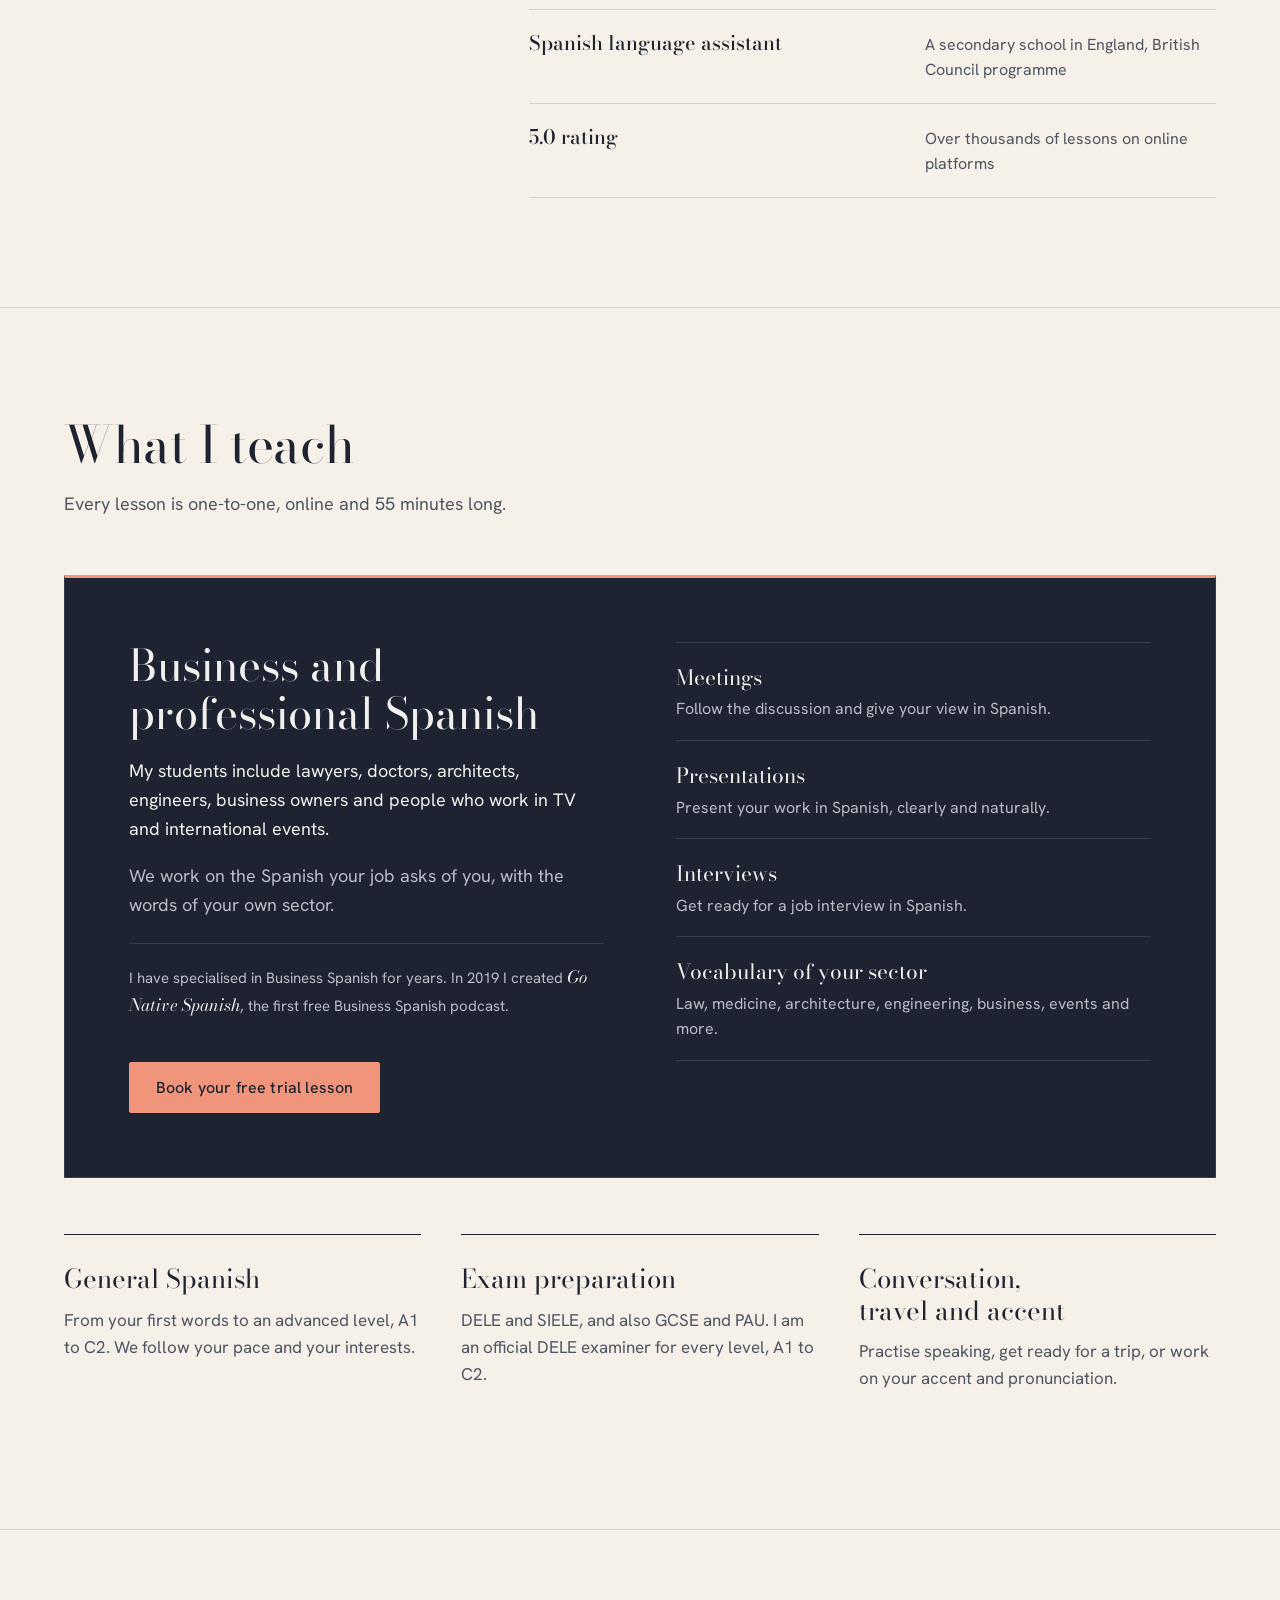
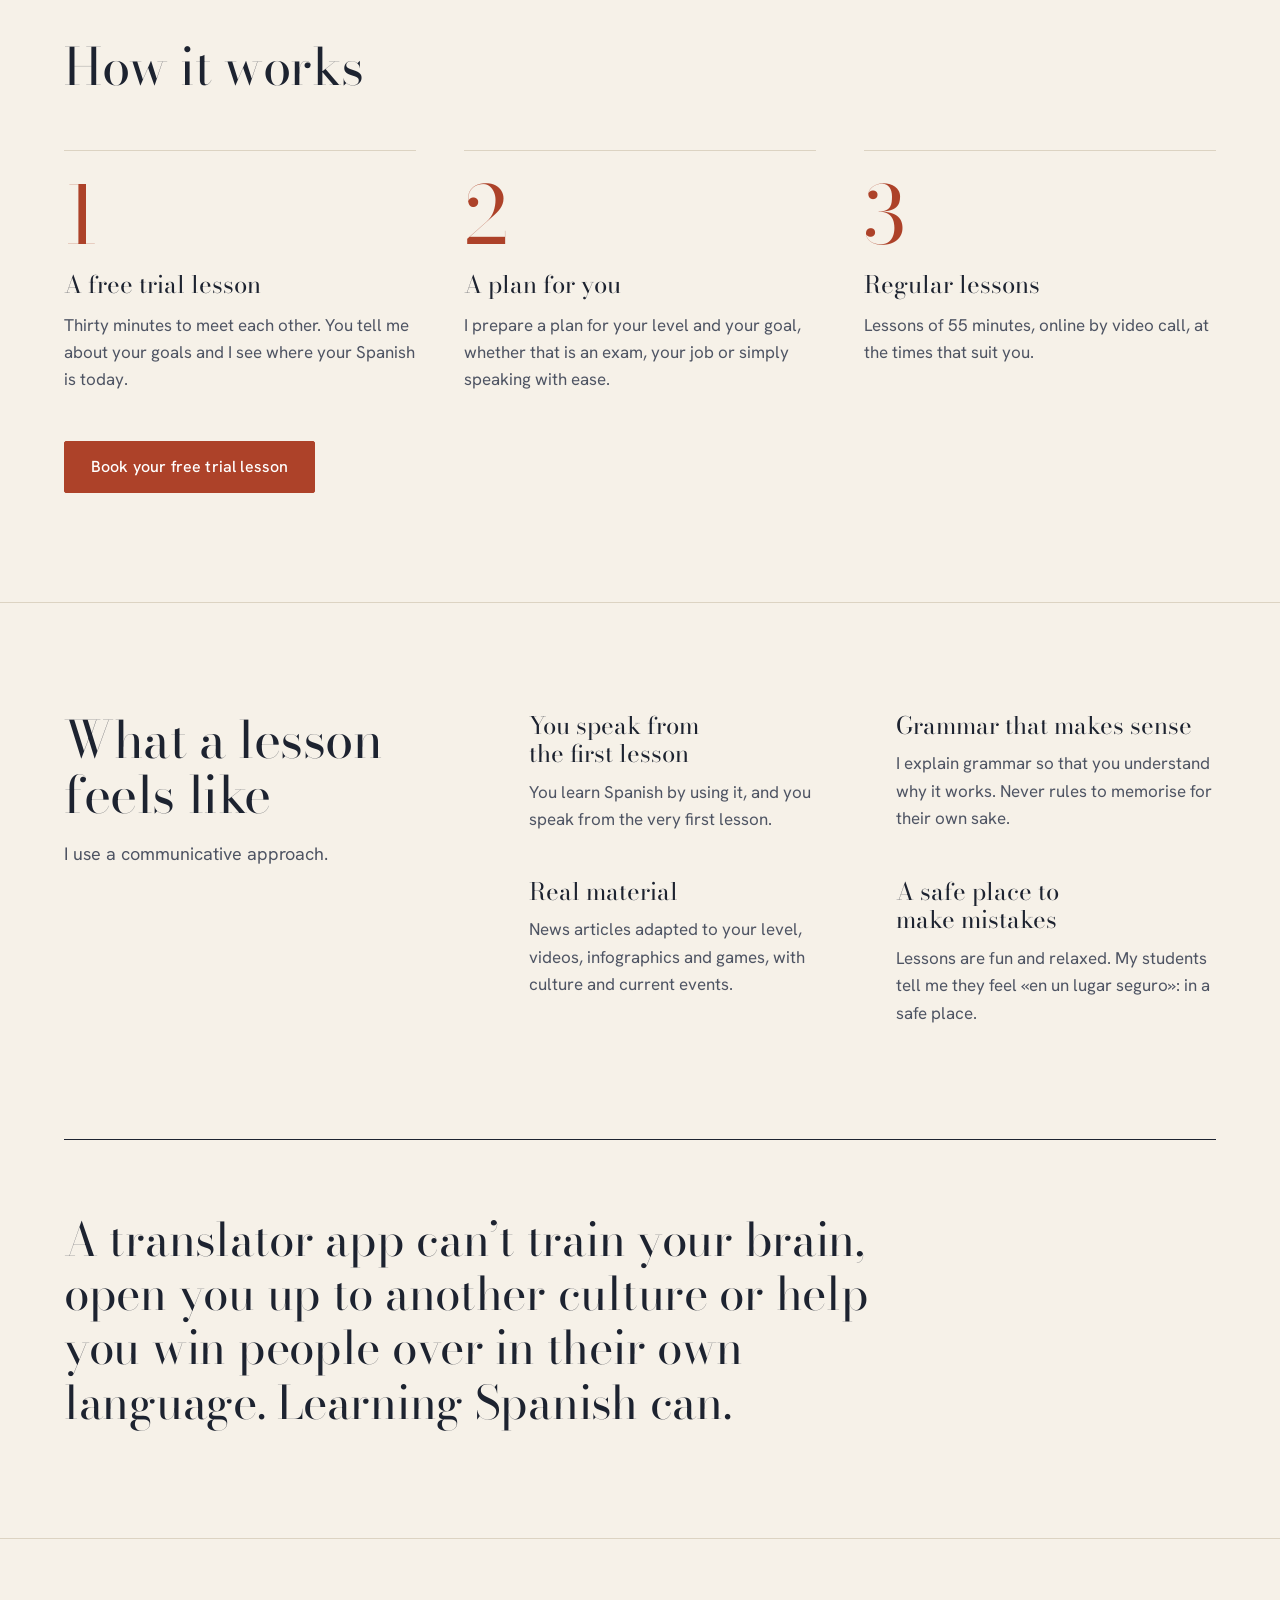
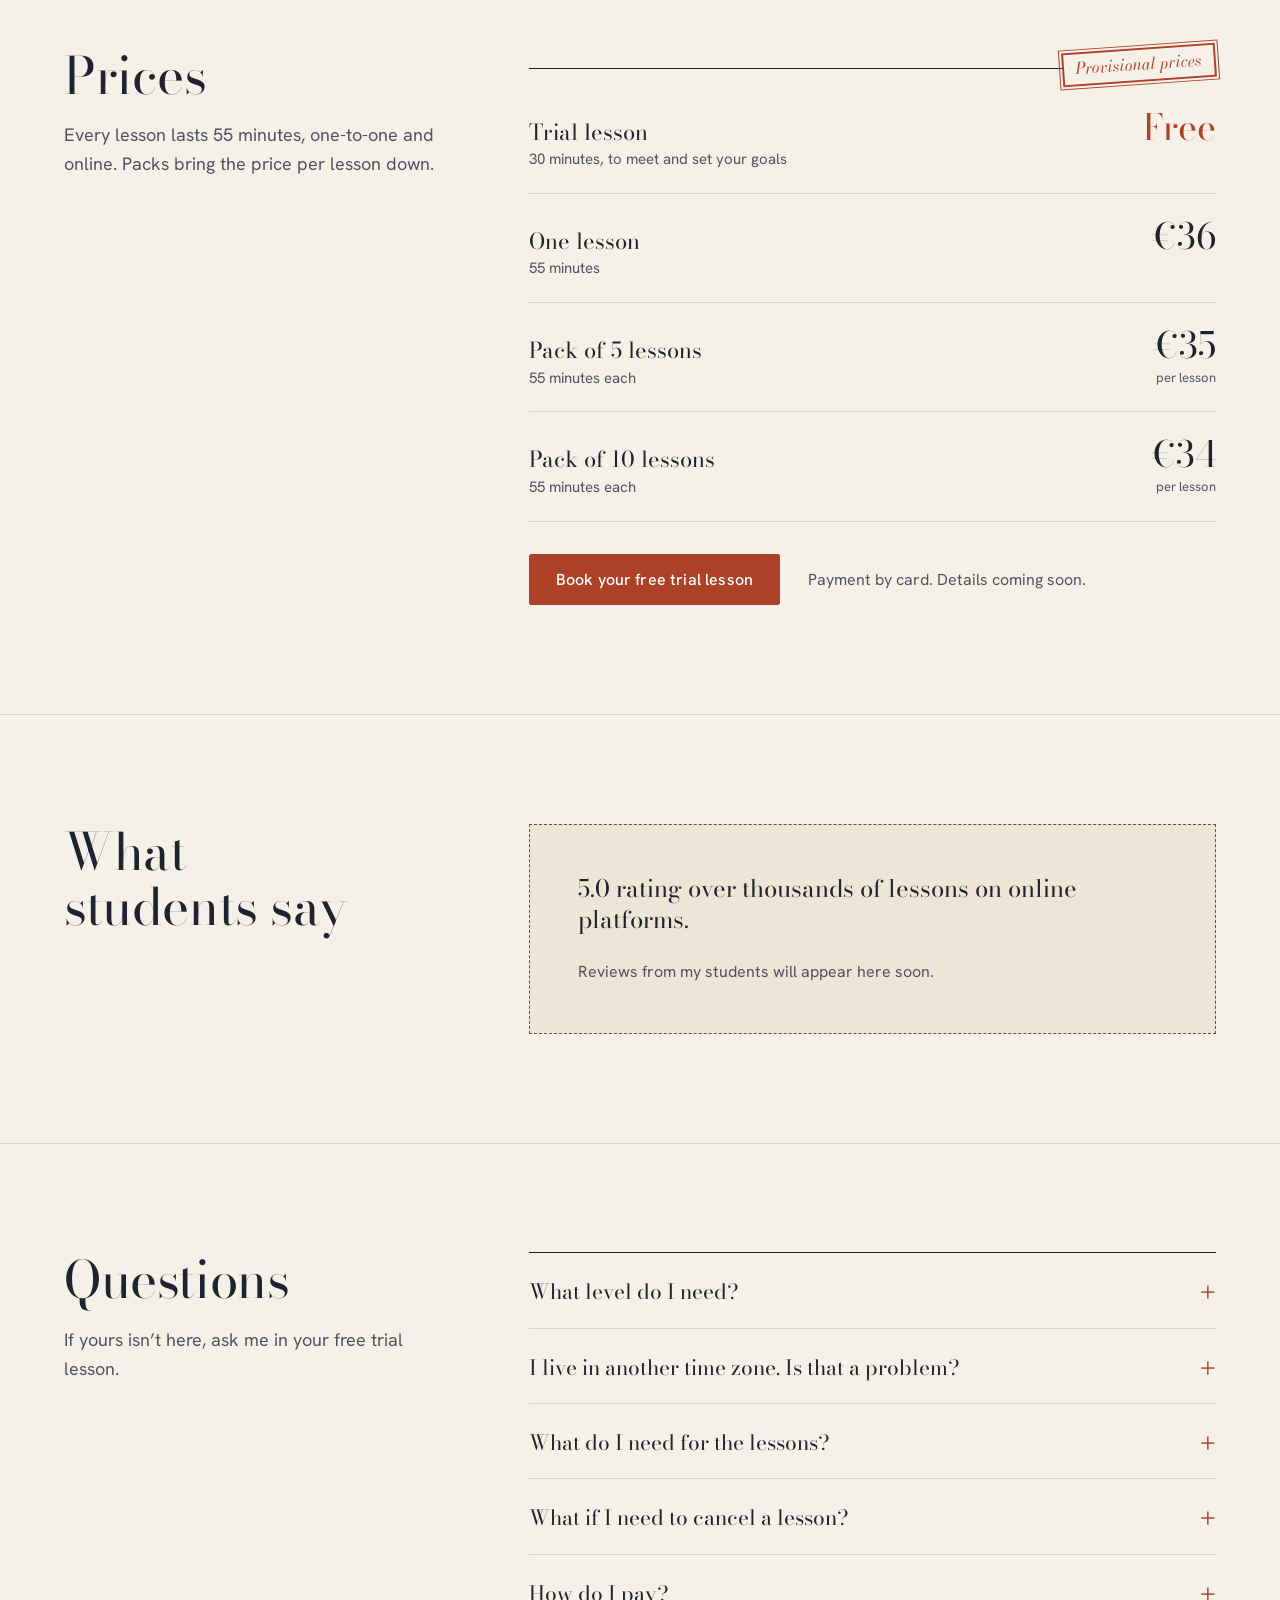
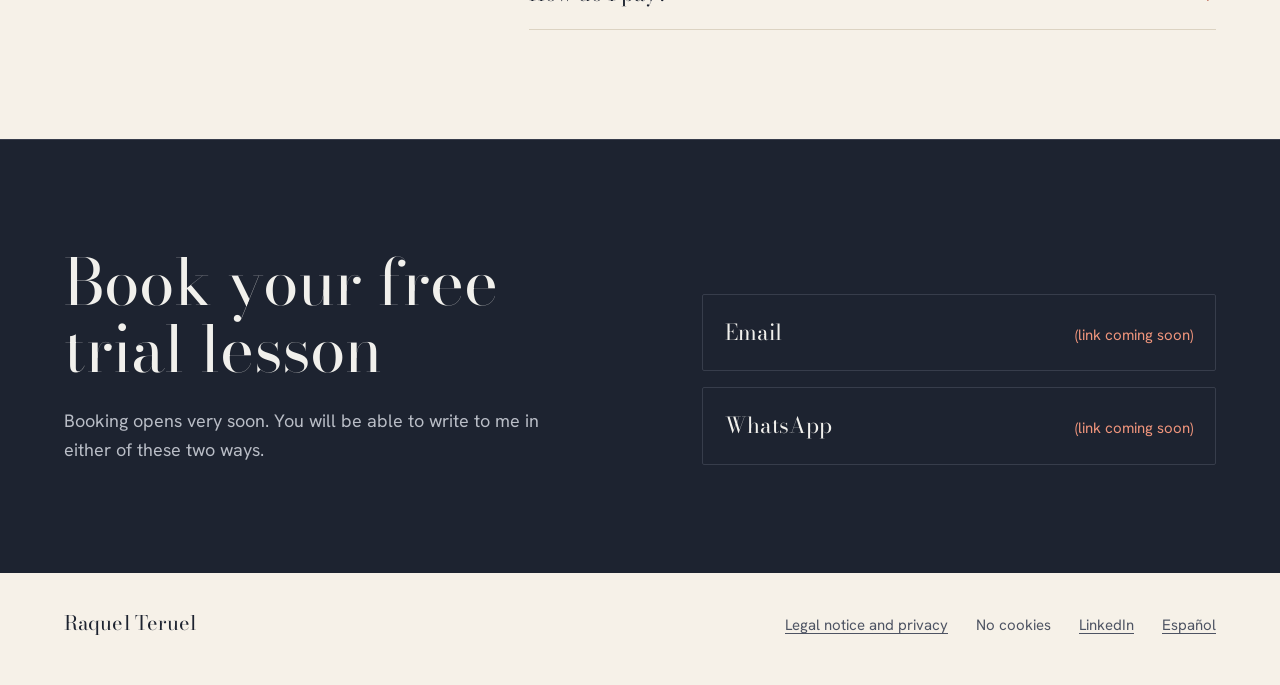
<file: opcion-2/index.html>
<!doctype html>
<html lang="en">
<head>
  <meta charset="utf-8">
  <meta name="viewport" content="width=device-width, initial-scale=1">
  <meta name="robots" content="noindex">
  <title>Raquel Teruel | Spanish lessons online with an official DELE examiner</title>
  <meta name="description" content="One-to-one Spanish lessons online with Raquel Teruel, a native teacher and official DELE examiner. Business and professional Spanish, exam preparation and general Spanish from A1 to C2.">
  <meta name="color-scheme" content="light dark">
  <link rel="alternate" hreflang="en" href="index.html">
  <link rel="alternate" hreflang="es" href="es/index.html">
  <link rel="alternate" hreflang="x-default" href="index.html">
  <link rel="icon" href="assets/favicon.svg" type="image/svg+xml">
  <link rel="preload" href="assets/fonts/bodoni-moda-var.woff2" as="font" type="font/woff2" crossorigin>
  <link rel="stylesheet" href="assets/style.css">
</head>
<body>
  <a class="skip" href="#main">Skip to content</a>

  <div class="test-banner" role="note">
    <p>Test version: texts and prices are provisional.</p>
  </div>

  <header class="site-header">
    <div class="wrap header-row">
      <a class="wordmark" href="index.html">Raquel Teruel<span>Spanish teacher</span></a>
      <nav class="nav" aria-label="Main">
        <ul>
          <li><a href="#about">About me</a></li>
          <li><a href="#teaching">What I teach</a></li>
          <li><a href="#method">Method</a></li>
          <li><a href="#prices">Prices</a></li>
          <li><a href="#faq">FAQ</a></li>
        </ul>
      </nav>
      <div class="header-tools">
        <a class="lang" href="es/index.html" hreflang="es" lang="es">Español</a>
        <a class="btn btn-small" href="#contact"><span class="btn-long">Free trial lesson</span><span class="btn-short">Free trial</span></a>
      </div>
    </div>
    <nav class="nav-mobile" aria-label="Sections">
      <ul>
        <li><a href="#about">About me</a></li>
        <li><a href="#teaching">What I teach</a></li>
        <li><a href="#method">Method</a></li>
        <li><a href="#prices">Prices</a></li>
        <li><a href="#faq">FAQ</a></li>
        <li><a href="#contact">Contact</a></li>
      </ul>
    </nav>
  </header>

  <main id="main">

    <section class="hero" aria-labelledby="hero-title">
      <div class="wrap hero-grid">
        <div>
          <h1 id="hero-title">Speak Spanish with the same confidence you bring to your work.</h1>
          <p class="hero-lede">I’m Raquel, a native Spanish teacher from the Mediterranean coast of south-east Spain, teaching since 2014. My lessons are one-to-one and online, for professionals and for anyone who wants to speak Spanish well, from A1 to C2.</p>
          <div class="hero-actions">
            <a class="btn" href="#contact">Book your free trial lesson</a>
            <a class="text-link" href="#prices">See prices</a>
          </div>
          <ul class="trust" aria-label="In short">
            <li>Official DELE examiner</li>
            <li>6,600+ lessons given</li>
            <li>Students from 60 countries</li>
          </ul>
        </div>
        <figure class="portrait portrait-frame">
          <div class="portrait-inner" role="img" aria-label="Placeholder for Raquel’s photo: her initials, R and T, in a framed card">
            <span class="mono" aria-hidden="true">R<span>T</span></span>
          </div>
          <figcaption>Profesora Raquel<small>Teaching Spanish since 2014</small></figcaption>
        </figure>
      </div>
    </section>

    <section class="section" id="about" aria-labelledby="about-title">
      <div class="wrap split">
        <div class="section-head">
          <h2 id="about-title">About me</h2>
        </div>
        <div>
          <div class="about-text">
            <p><span lang="es">Encantada de conocerte.</span> Nice to meet you. My name is Raquel and I come from the Mediterranean coast of south-east Spain.</p>
            <p>I have taught Spanish to foreign students since 2014 and have given more than 6,600 lessons to people from 60 countries.</p>
            <p>I lived and worked in the UK, where I was a Spanish language assistant at a secondary school through the British Council programme. I speak English fluently.</p>
            <p class="signature" aria-hidden="true">Raquel</p>
          </div>
          <ul class="credentials" aria-label="Qualifications and experience">
            <li><strong>Official DELE examiner, A1 to&nbsp;C2</strong><span>Accredited by the Instituto Cervantes</span></li>
            <li><strong>Master’s in Teaching Spanish as a Foreign Language</strong><span>Instituto Cervantes and UNED</span></li>
            <li><strong>Degree in Spanish Language and Literature</strong><span>Universidad de Murcia</span></li>
            <li><strong>Spanish language assistant</strong><span>A secondary school in England, British Council programme</span></li>
            <li><strong>5.0 rating</strong><span>Over thousands of lessons on online platforms</span></li>
          </ul>
        </div>
      </div>
    </section>

    <section class="section" id="teaching" aria-labelledby="teaching-title">
      <div class="wrap">
        <div class="section-head teach-head">
          <h2 id="teaching-title">What I teach</h2>
          <p>Every lesson is one-to-one, online and 55 minutes long.</p>
        </div>

        <article class="feature" aria-labelledby="business-title">
          <div class="feature-intro">
            <h3 id="business-title">Business and professional Spanish</h3>
            <p>My students include lawyers, doctors, architects, engineers, business owners and people who work in TV and international events.</p>
            <p>We work on the Spanish your job asks of you, with the words of your own sector.</p>
            <p class="podcast">I have specialised in Business Spanish for years. In 2019 I created <em>Go Native Spanish</em>, the first free Business Spanish podcast.</p>
            <a class="btn" href="#contact">Book your free trial lesson</a>
          </div>
          <ul class="feature-list">
            <li><strong>Meetings</strong><span>Follow the discussion and give your view in Spanish.</span></li>
            <li><strong>Presentations</strong><span>Present your work in Spanish, clearly and naturally.</span></li>
            <li><strong>Interviews</strong><span>Get ready for a job interview in Spanish.</span></li>
            <li><strong>Vocabulary of your sector</strong><span>Law, medicine, architecture, engineering, business, events and more.</span></li>
          </ul>
        </article>

        <ul class="offers">
          <li>
            <h3>General Spanish</h3>
            <p>From your first words to an advanced level, A1 to C2. We follow your pace and your interests.</p>
          </li>
          <li>
            <h3>Exam preparation</h3>
            <p>DELE and SIELE, and also GCSE and PAU. I am an official DELE examiner for every level, A1 to C2.</p>
          </li>
          <li>
            <h3>Conversation, travel and accent</h3>
            <p>Practise speaking, get ready for a trip, or work on your accent and pronunciation.</p>
          </li>
        </ul>
      </div>
    </section>

    <section class="section" id="how" aria-labelledby="how-title">
      <div class="wrap">
        <div class="section-head">
          <h2 id="how-title">How it works</h2>
        </div>
        <ol class="steps">
          <li>
            <h3>A free trial lesson</h3>
            <p>Thirty minutes to meet each other. You tell me about your goals and I see where your Spanish is today.</p>
          </li>
          <li>
            <h3>A plan for you</h3>
            <p>I prepare a plan for your level and your goal, whether that is an exam, your job or simply speaking with ease.</p>
          </li>
          <li>
            <h3>Regular lessons</h3>
            <p>Lessons of 55 minutes, online by video call, at the times that suit you.</p>
          </li>
        </ol>
        <p class="after-steps"><a class="btn" href="#contact">Book your free trial lesson</a></p>
      </div>
    </section>

    <section class="section" id="method" aria-labelledby="method-title">
      <div class="wrap">
        <div class="split">
          <div class="section-head">
            <h2 id="method-title">What a lesson feels like</h2>
            <p>I use a communicative approach.</p>
          </div>
          <ul class="method-list">
            <li>
              <h3>You speak from the first lesson</h3>
              <p>You learn Spanish by using it, and you speak from the very first lesson.</p>
            </li>
            <li>
              <h3>Grammar that makes sense</h3>
              <p>I explain grammar so that you understand why it works. Never rules to memorise for their own sake.</p>
            </li>
            <li>
              <h3>Real material</h3>
              <p>News articles adapted to your level, videos, infographics and games, with culture and current events.</p>
            </li>
            <li>
              <h3>A safe place to make mistakes</h3>
              <p>Lessons are fun and relaxed. My students tell me they feel <span lang="es">«en un lugar seguro»</span>: in a safe place.</p>
            </li>
          </ul>
        </div>
        <div class="statement">
          <p>A translator app can’t train your brain, open you up to another culture or help you win people over in their own language. Learning Spanish can.</p>
        </div>
      </div>
    </section>

    <section class="section" id="prices" aria-labelledby="prices-title">
      <div class="wrap split">
        <div class="section-head">
          <h2 id="prices-title">Prices</h2>
          <p>Every lesson lasts 55 minutes, one-to-one and online. Packs bring the price per lesson down.</p>
        </div>
        <div class="prices-wrap">
          <p class="price-stamp">Provisional prices</p>
          <!-- Prices: edit the values in this list. The same prices are also in es/index.html (Spanish page): update both. -->
          <dl class="prices">
            <div class="price-row is-trial">
              <dt>Trial lesson<small>30 minutes, to meet and set your goals</small></dt>
              <dd>Free</dd>
            </div>
            <div class="price-row">
              <dt>One lesson<small>55 minutes</small></dt>
              <dd>€36</dd>
            </div>
            <div class="price-row">
              <dt>Pack of 5 lessons<small>55 minutes each</small></dt>
              <dd>€35<small>per lesson</small></dd>
            </div>
            <div class="price-row">
              <dt>Pack of 10 lessons<small>55 minutes each</small></dt>
              <dd>€34<small>per lesson</small></dd>
            </div>
          </dl>
          <div class="prices-after">
            <a class="btn" href="#contact">Book your free trial lesson</a>
            <p>Payment by card. Details coming soon.</p>
          </div>
        </div>
      </div>
    </section>

    <section class="section" id="reviews" aria-labelledby="reviews-title">
      <div class="wrap split">
        <div class="section-head">
          <h2 id="reviews-title">What students say</h2>
        </div>
        <div class="reviews-empty">
          <p>5.0 rating over thousands of lessons on online platforms.</p>
          <p>Reviews from my students will appear here soon.</p>
        </div>
      </div>
    </section>

    <section class="section" id="faq" aria-labelledby="faq-title">
      <div class="wrap split">
        <div class="section-head">
          <h2 id="faq-title">Questions</h2>
          <p>If yours isn’t here, ask me in your free trial lesson.</p>
        </div>
        <div class="faq">
          <details>
            <summary>What level do I need?</summary>
            <div class="answer"><p>None in particular. I teach every level, from complete beginners (A1) to advanced students (C2). In the free trial lesson we find out where you are.</p></div>
          </details>
          <details>
            <summary>I live in another time zone. Is that a problem?</summary>
            <div class="answer"><p>Not at all. I teach online from Spain, and when you book, the times are shown in your own time zone.</p></div>
          </details>
          <details>
            <summary>What do I need for the lessons?</summary>
            <div class="answer"><p>A computer or tablet with a camera and microphone, and a stable internet connection.</p></div>
          </details>
          <details>
            <summary>What if I need to cancel a lesson?</summary>
            <div class="answer"><p>Please let me know at least 24 hours in advance. This policy is provisional.</p></div>
          </details>
          <details>
            <summary>How do I pay?</summary>
            <div class="answer"><p>By card. I will publish the details very soon.</p></div>
          </details>
        </div>
      </div>
    </section>

    <section class="contact" id="contact" aria-labelledby="contact-title">
      <div class="wrap contact-grid">
        <div>
          <h2 id="contact-title">Book your free trial lesson</h2>
          <p class="lede">Booking opens very soon. You will be able to write to me in either of these two ways.</p>
        </div>
        <div class="contact-actions">
          <a class="contact-option" href="#contact"><strong>Email</strong><span>(link coming soon)</span></a>
          <a class="contact-option" href="#contact"><strong>WhatsApp</strong><span>(link coming soon)</span></a>
        </div>
      </div>
    </section>

  </main>

  <footer class="site-footer">
    <div class="wrap footer-row">
      <a class="wordmark" href="index.html">Raquel Teruel</a>
      <ul class="footer-links">
        <li><a href="legal.html">Legal notice and privacy</a></li>
        <li>No cookies</li>
        <li><a href="https://www.linkedin.com/in/raquelteruel/" rel="noopener">LinkedIn</a></li>
        <li><a href="es/index.html" hreflang="es" lang="es">Español</a></li>
      </ul>
    </div>
  </footer>
</body>
</html>
</file>
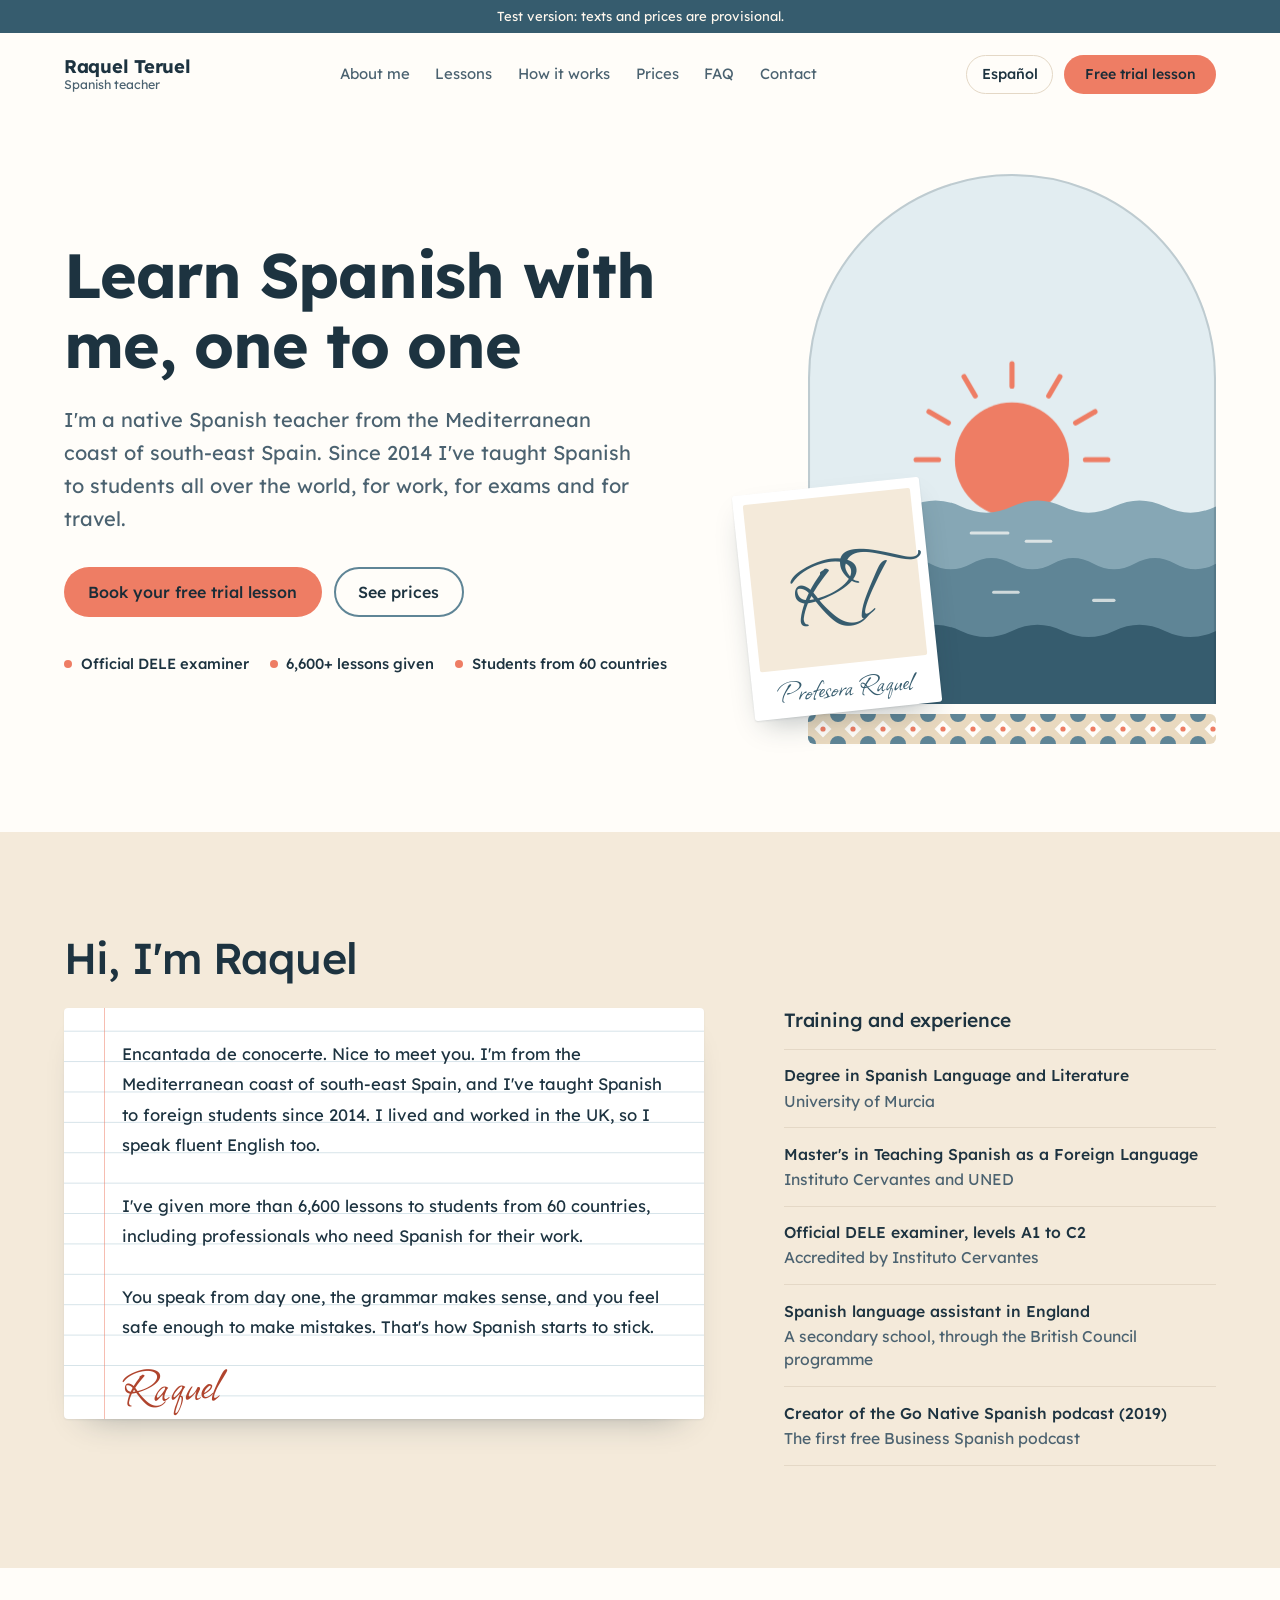
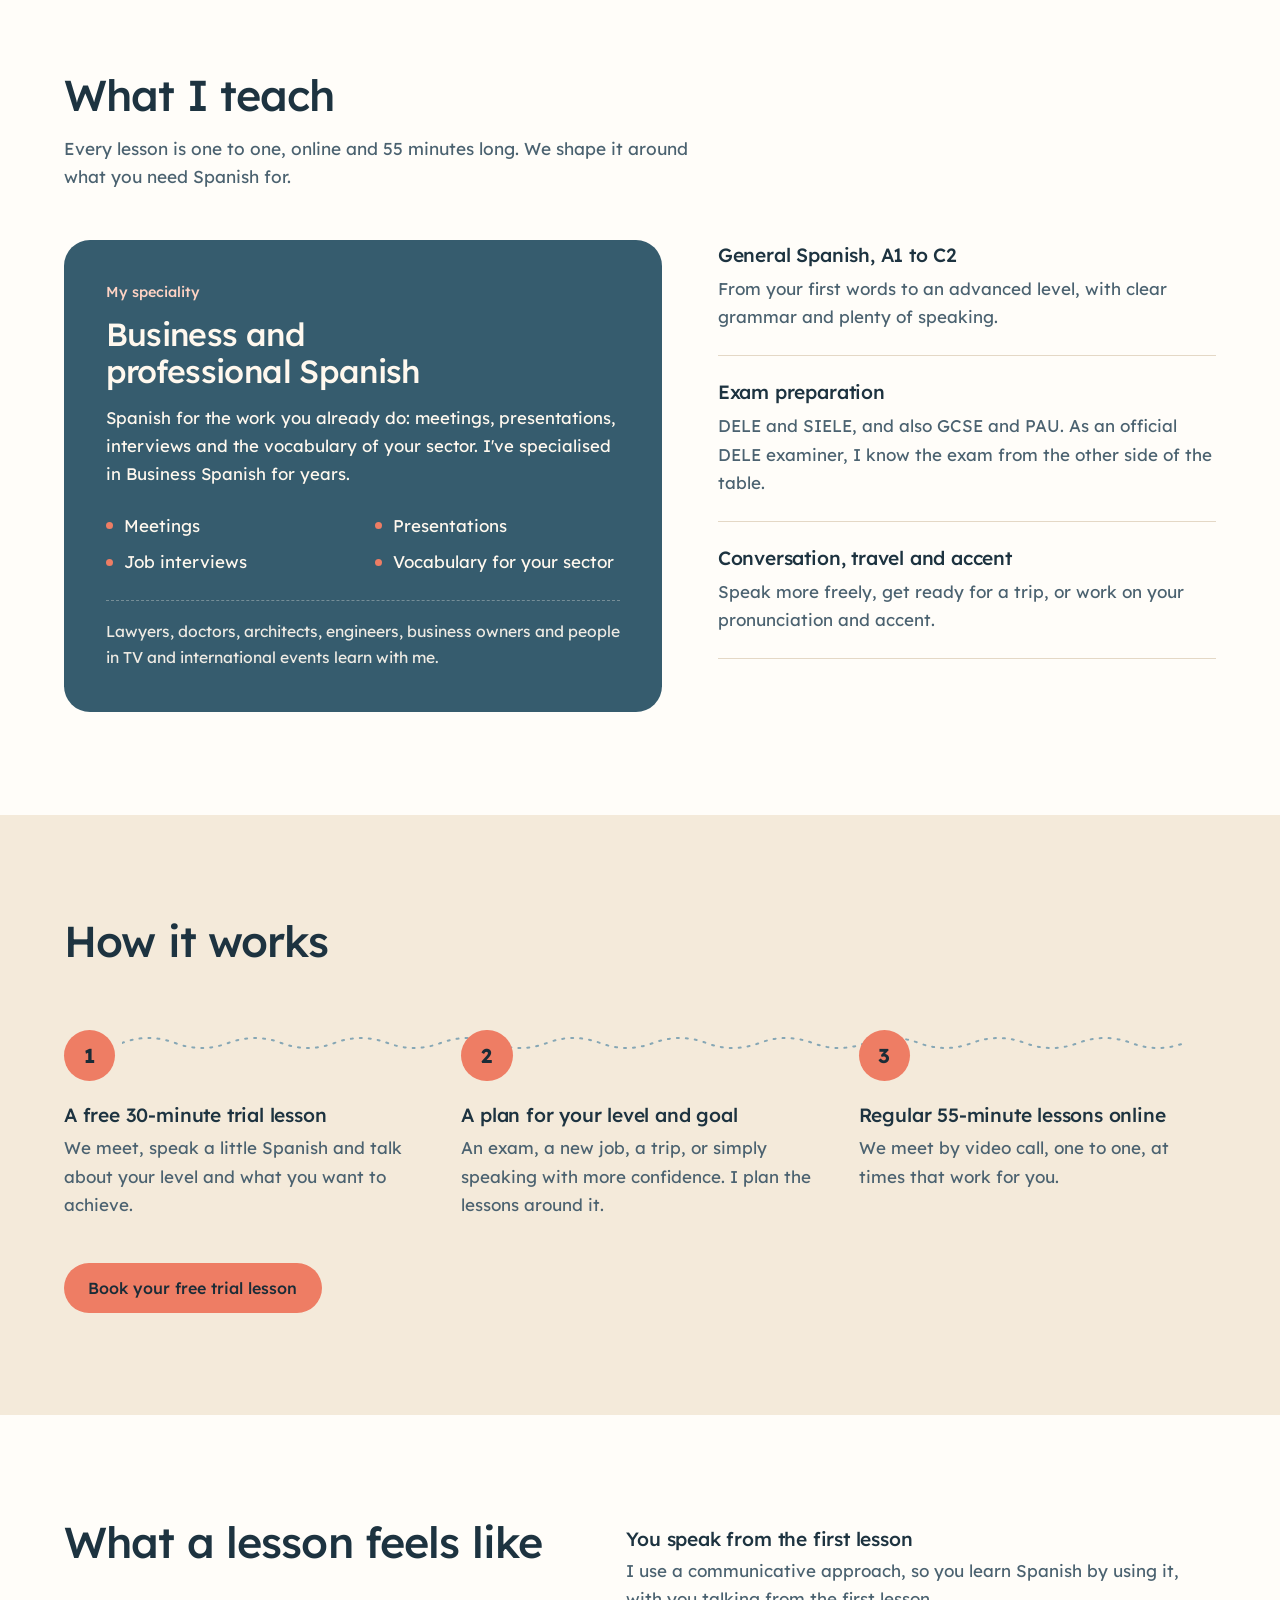
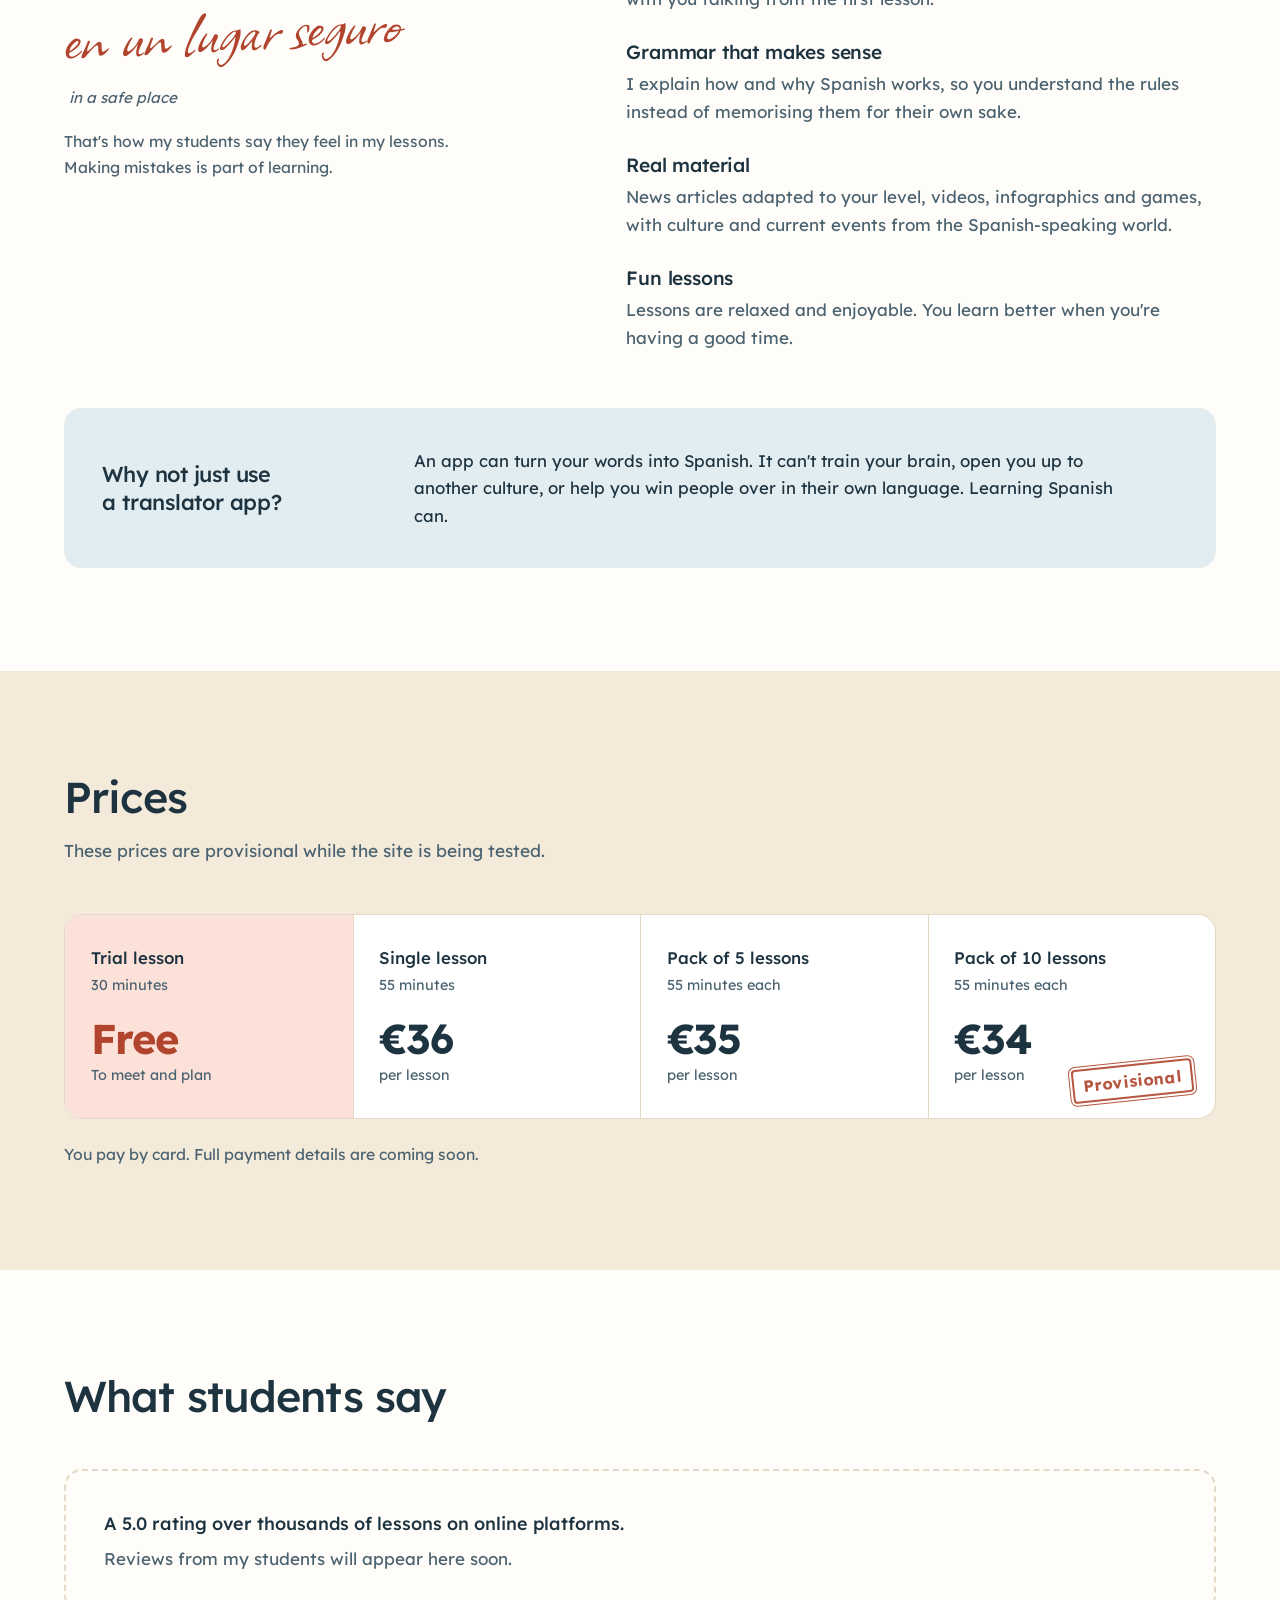
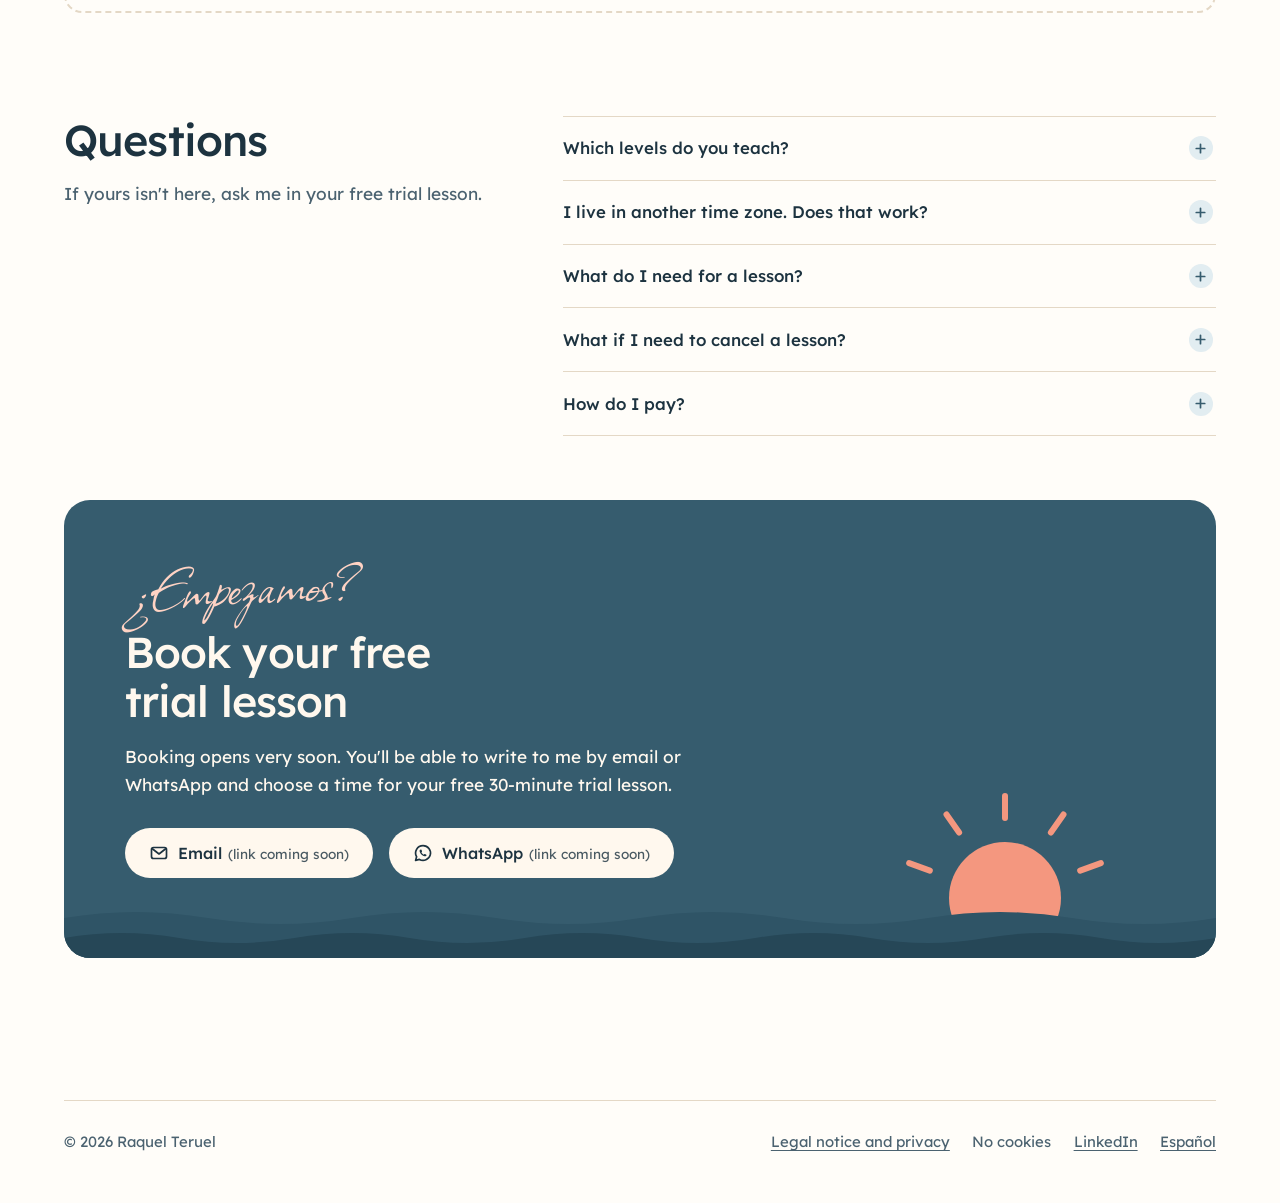
<file: opcion-3/index.html>
<!doctype html>
<html lang="en">
<head>
<meta charset="utf-8">
<meta name="viewport" content="width=device-width, initial-scale=1">
<meta name="robots" content="noindex">
<title>Raquel Teruel: Spanish lessons online with a native teacher</title>
<meta name="description" content="One-to-one Spanish lessons online with Raquel Teruel, a native teacher from the Mediterranean coast of Spain and official DELE examiner. Book a free 30-minute trial lesson.">
<meta name="color-scheme" content="light dark">
<meta name="theme-color" content="#FFFDF9" media="(prefers-color-scheme: light)">
<meta name="theme-color" content="#10232D" media="(prefers-color-scheme: dark)">
<link rel="alternate" hreflang="en" href="index.html">
<link rel="alternate" hreflang="es" href="es/index.html">
<link rel="alternate" hreflang="x-default" href="index.html">
<link rel="stylesheet" href="assets/style.css">
<link rel="icon" href="assets/sun.svg" type="image/svg+xml">
</head>
<body>
<a class="skip" href="#main">Skip to content</a>

<svg class="svg-defs" aria-hidden="true" focusable="false">
  <defs>
    <pattern id="tile" width="30" height="30" patternUnits="userSpaceOnUse">
      <rect class="t-bg" width="30" height="30"/>
      <path class="t-a" d="M0 0h8a8 8 0 0 1-8 8zM30 0v8a8 8 0 0 1-8-8zM0 30v-8a8 8 0 0 1 8 8zM30 30h-8a8 8 0 0 1 8-8z"/>
      <path class="t-b" d="M15 6.5l8.5 8.5-8.5 8.5-8.5-8.5z"/>
      <circle class="t-c" cx="15" cy="15" r="2.6"/>
    </pattern>
  </defs>
</svg>

<p class="test-banner">Test version: texts and prices are provisional.</p>

<header class="site-header">
  <div class="wrap header-row">
    <a class="wordmark" href="index.html" aria-label="Raquel Teruel, home">
      <span class="wordmark-name">Raquel Teruel</span><span class="wordmark-sub">Spanish teacher</span>
    </a>
    <div class="header-actions">
      <a class="lang" href="es/index.html" hreflang="es" lang="es">Español</a>
      <a class="btn btn-primary btn-small" href="#contact"><span class="long">Free trial lesson</span><span class="short" aria-hidden="true">Free trial</span></a>
    </div>
    <nav class="nav" aria-label="Main">
      <ul>
        <li><a href="#about">About me</a></li>
        <li><a href="#lessons">Lessons</a></li>
        <li><a href="#how">How it works</a></li>
        <li><a href="#prices">Prices</a></li>
        <li><a href="#faq">FAQ</a></li>
        <li><a href="#contact">Contact</a></li>
      </ul>
    </nav>
  </div>
</header>

<main id="main">

  <section class="hero" aria-labelledby="hero-title">
    <div class="wrap hero-grid">
      <div class="hero-text">
        <h1 id="hero-title">Learn Spanish with me, one to one</h1>
        <p class="hero-lead">I'm a native Spanish teacher from the Mediterranean coast of south-east Spain. Since 2014 I've taught Spanish to students all over the world, for work, for exams and for travel.</p>
        <div class="hero-ctas">
          <a class="btn btn-primary" href="#contact">Book your free trial lesson</a>
          <a class="btn btn-ghost" href="#prices">See prices</a>
        </div>
        <ul class="trust" aria-label="In short">
          <li>Official DELE examiner</li>
          <li>6,600+ lessons given</li>
          <li>Students from 60 countries</li>
        </ul>
      </div>

      <div class="window">
        <svg class="scene" viewBox="0 0 400 520" role="img" aria-labelledby="scene-title">
          <title id="scene-title">Drawing of the sun rising over the Mediterranean Sea, framed by an arched window</title>
          <defs><clipPath id="arch"><path d="M0 520V200A200 200 0 0 1 400 200V520Z"/></clipPath></defs>
          <g clip-path="url(#arch)">
            <rect class="sky" width="400" height="520"/>
            <g class="sun">
              <g class="sun-rays">
                <line x1="200" y1="208" x2="200" y2="186"/>
                <line x1="200" y1="208" x2="200" y2="186" transform="rotate(30 200 280)"/>
                <line x1="200" y1="208" x2="200" y2="186" transform="rotate(60 200 280)"/>
                <line x1="200" y1="208" x2="200" y2="186" transform="rotate(90 200 280)"/>
                <line x1="200" y1="208" x2="200" y2="186" transform="rotate(-30 200 280)"/>
                <line x1="200" y1="208" x2="200" y2="186" transform="rotate(-60 200 280)"/>
                <line x1="200" y1="208" x2="200" y2="186" transform="rotate(-90 200 280)"/>
              </g>
              <circle class="sun-disc" cx="200" cy="280" r="56"/>
            </g>
            <path class="sea-1" d="M0 326Q25 314 50 326T100 326T150 326T200 326T250 326T300 326T350 326T400 326V520H0Z"/>
            <path class="sea-2" d="M0 382Q20 371 40 382T80 382T120 382T160 382T200 382T240 382T280 382T320 382T360 382T400 382V520H0Z"/>
            <path class="sea-3" d="M0 448Q25 436 50 448T100 448T150 448T200 448T250 448T300 448T350 448T400 448V520H0Z"/>
            <g class="glint">
              <line x1="160" y1="352" x2="196" y2="352"/>
              <line x1="214" y1="360" x2="238" y2="360"/>
              <line x1="182" y1="410" x2="206" y2="410"/>
              <line x1="280" y1="418" x2="300" y2="418"/>
            </g>
          </g>
          <path class="arch-line" d="M1 520V200A199 199 0 0 1 399 200V520"/>
        </svg>
        <svg class="tile-band" aria-hidden="true" focusable="false"><rect width="100%" height="100%" fill="url(#tile)"/></svg>
        <figure class="polaroid">
          <div class="polaroid-photo" role="img" aria-label="Photo of Raquel coming soon"><span aria-hidden="true">RT</span></div>
          <figcaption>Profesora Raquel</figcaption>
        </figure>
      </div>
    </div>
  </section>

  <section class="section section-sand" id="about" aria-labelledby="about-title">
    <div class="wrap about-grid">
      <div class="about-text">
        <h2 id="about-title">Hi, I'm Raquel</h2>
        <div class="ruled">
          <p><span lang="es">Encantada de conocerte.</span> Nice to meet you. I'm from the Mediterranean coast of south-east Spain, and I've taught Spanish to foreign students since 2014. I lived and worked in the UK, so I speak fluent English too.</p>
          <p>I've given more than 6,600 lessons to students from 60 countries, including professionals who need Spanish for their work.</p>
          <p>You speak from day one, the grammar makes sense, and you feel safe enough to make mistakes. That's how Spanish starts to stick.</p>
          <p class="hand signature" aria-hidden="true">Raquel</p>
        </div>
      </div>
      <div class="creds">
        <h3>Training and experience</h3>
        <ul>
          <li><strong>Degree in Spanish Language and Literature</strong><span>University of Murcia</span></li>
          <li><strong>Master's in Teaching Spanish as a Foreign Language</strong><span>Instituto Cervantes and UNED</span></li>
          <li><strong>Official DELE examiner, levels A1 to C2</strong><span>Accredited by Instituto Cervantes</span></li>
          <li><strong>Spanish language assistant in England</strong><span>A secondary school, through the British Council programme</span></li>
          <li><strong>Creator of the Go Native Spanish podcast (2019)</strong><span>The first free Business Spanish podcast</span></li>
        </ul>
      </div>
    </div>
  </section>

  <section class="section" id="lessons" aria-labelledby="lessons-title">
    <div class="wrap">
      <div class="section-head">
        <h2 id="lessons-title">What I teach</h2>
        <p>Every lesson is one to one, online and 55 minutes long. We shape it around what you need Spanish for.</p>
      </div>
      <div class="teach-grid">
        <article class="offer-featured">
          <p class="offer-tag">My speciality</p>
          <h3>Business and professional Spanish</h3>
          <p>Spanish for the work you already do: meetings, presentations, interviews and the vocabulary of your sector. I've specialised in Business Spanish for years.</p>
          <ul class="practise" aria-label="What we practise">
            <li>Meetings</li>
            <li>Presentations</li>
            <li>Job interviews</li>
            <li>Vocabulary for your sector</li>
          </ul>
          <p class="who">Lawyers, doctors, architects, engineers, business owners and people in TV and international events learn with me.</p>
        </article>
        <div class="offers">
          <article class="offer">
            <h3>General Spanish, A1 to C2</h3>
            <p>From your first words to an advanced level, with clear grammar and plenty of speaking.</p>
          </article>
          <article class="offer">
            <h3>Exam preparation</h3>
            <p>DELE and SIELE, and also GCSE and PAU. As an official DELE examiner, I know the exam from the other side of the table.</p>
          </article>
          <article class="offer">
            <h3>Conversation, travel and accent</h3>
            <p>Speak more freely, get ready for a trip, or work on your pronunciation and accent.</p>
          </article>
        </div>
      </div>
    </div>
  </section>

  <section class="section section-sand" id="how" aria-labelledby="how-title">
    <div class="wrap">
      <div class="section-head">
        <h2 id="how-title">How it works</h2>
      </div>
      <div class="steps-wrap">
        <svg class="steps-line" viewBox="0 0 600 24" preserveAspectRatio="none" aria-hidden="true" focusable="false"><path d="M0 12Q15 2 30 12T60 12T90 12T120 12T150 12T180 12T210 12T240 12T270 12T300 12T330 12T360 12T390 12T420 12T450 12T480 12T510 12T540 12T570 12T600 12" fill="none" stroke="currentColor" stroke-width="2" stroke-dasharray="2 7" stroke-linecap="round" vector-effect="non-scaling-stroke"/></svg>
        <ol class="steps">
        <li class="step">
          <span class="step-num" aria-hidden="true">1</span>
          <h3>A free 30-minute trial lesson</h3>
          <p>We meet, speak a little Spanish and talk about your level and what you want to achieve.</p>
        </li>
        <li class="step">
          <span class="step-num" aria-hidden="true">2</span>
          <h3>A plan for your level and goal</h3>
          <p>An exam, a new job, a trip, or simply speaking with more confidence. I plan the lessons around it.</p>
        </li>
        <li class="step">
          <span class="step-num" aria-hidden="true">3</span>
          <h3>Regular 55-minute lessons online</h3>
          <p>We meet by video call, one to one, at times that work for you.</p>
        </li>
        </ol>
      </div>
      <div class="steps-cta"><a class="btn btn-primary" href="#contact">Book your free trial lesson</a></div>
    </div>
  </section>

  <section class="section" id="method" aria-labelledby="method-title">
    <div class="wrap">
      <div class="method-grid">
        <div>
          <h2 id="method-title">What a lesson feels like</h2>
          <blockquote class="method-quote">
            <p class="hand" lang="es">en un lugar seguro</p>
            <p class="quote-translation">in a safe place</p>
            <p class="quote-note">That's how my students say they feel in my lessons. Making mistakes is part of learning.</p>
          </blockquote>
        </div>
        <ul class="points">
          <li><h3>You speak from the first lesson</h3><p>I use a communicative approach, so you learn Spanish by using it, with you talking from the first lesson.</p></li>
          <li><h3>Grammar that makes sense</h3><p>I explain how and why Spanish works, so you understand the rules instead of memorising them for their own sake.</p></li>
          <li><h3>Real material</h3><p>News articles adapted to your level, videos, infographics and games, with culture and current events from the Spanish-speaking world.</p></li>
          <li><h3>Fun lessons</h3><p>Lessons are relaxed and enjoyable. You learn better when you're having a good time.</p></li>
        </ul>
      </div>
      <aside class="ai-note" aria-labelledby="ai-title">
        <h3 id="ai-title">Why not just use a translator app?</h3>
        <p>An app can turn your words into Spanish. It can't train your brain, open you up to another culture, or help you win people over in their own language. Learning Spanish can.</p>
      </aside>
    </div>
  </section>

  <section class="section section-sand" id="prices" aria-labelledby="prices-title">
    <div class="wrap">
      <div class="section-head">
        <h2 id="prices-title">Prices</h2>
        <p>These prices are provisional while the site is being tested.</p>
      </div>
      <div class="price-sheet">
        <p class="stamp">Provisional</p>
        <!-- PRICES: edit the amounts in this block. The same prices are also in es/index.html (Spanish page): update both. -->
        <ul class="prices">
          <li class="price price-trial">
            <span class="price-name">Trial lesson</span>
            <span class="price-len">30 minutes</span>
            <span class="price-amount">Free</span>
            <span class="price-per">To meet and plan</span>
          </li>
          <li class="price">
            <span class="price-name">Single lesson</span>
            <span class="price-len">55 minutes</span>
            <span class="price-amount">€36</span>
            <span class="price-per">per lesson</span>
          </li>
          <li class="price">
            <span class="price-name">Pack of 5 lessons</span>
            <span class="price-len">55 minutes each</span>
            <span class="price-amount">€35</span>
            <span class="price-per">per lesson</span>
          </li>
          <li class="price">
            <span class="price-name">Pack of 10 lessons</span>
            <span class="price-len">55 minutes each</span>
            <span class="price-amount">€34</span>
            <span class="price-per">per lesson</span>
          </li>
        </ul>
        <!-- /PRICES -->
      </div>
      <p class="prices-foot">You pay by card. Full payment details are coming soon.</p>
    </div>
  </section>

  <section class="section" id="reviews" aria-labelledby="reviews-title">
    <div class="wrap">
      <div class="section-head">
        <h2 id="reviews-title">What students say</h2>
      </div>
      <div class="reviews-box">
        <p class="rating">A 5.0 rating over thousands of lessons on online platforms.</p>
        <p>Reviews from my students will appear here soon.</p>
      </div>
    </div>
  </section>

  <section class="section" id="faq" aria-labelledby="faq-title">
    <div class="wrap">
      <div class="faq-grid">
      <div class="section-head">
        <h2 id="faq-title">Questions</h2>
        <p>If yours isn't here, ask me in your free trial lesson.</p>
      </div>
      <div class="faq">
        <details>
          <summary>Which levels do you teach?</summary>
          <p>All of them, from complete beginner (A1) to the highest level (C2). In the free trial lesson we see where you are.</p>
        </details>
        <details>
          <summary>I live in another time zone. Does that work?</summary>
          <p>Yes. Lessons are online from Spain, and when you book you'll see the available times in your own time zone.</p>
        </details>
        <details>
          <summary>What do I need for a lesson?</summary>
          <p>A computer or tablet with a camera and microphone, and a stable internet connection.</p>
        </details>
        <details>
          <summary>What if I need to cancel a lesson?</summary>
          <p>Please let me know at least 24 hours before the lesson. This is provisional: the full cancellation terms will be published here before launch.</p>
        </details>
        <details>
          <summary>How do I pay?</summary>
          <p>By card. Full payment details are coming soon.</p>
        </details>
      </div>
      </div>
    </div>
  </section>

  <section class="section" id="contact" aria-labelledby="contact-title">
    <div class="wrap">
      <div class="contact">
        <span class="hand" lang="es" aria-hidden="true">¿Empezamos?</span>
        <h2 id="contact-title">Book your free trial lesson</h2>
        <p>Booking opens very soon. You'll be able to write to me by email or WhatsApp and choose a time for your free 30-minute trial lesson.</p>
        <div class="contact-buttons">
          <a class="btn btn-light" href="#contact"><svg viewBox="0 0 20 20" aria-hidden="true"><rect x="2.5" y="4.5" width="15" height="11" rx="2" fill="none" stroke="currentColor" stroke-width="1.7"/><path d="M3 5.5l7 5.5 7-5.5" fill="none" stroke="currentColor" stroke-width="1.7" stroke-linejoin="round"/></svg><span>Email <span class="btn-note">(link coming soon)</span></span></a>
          <a class="btn btn-light" href="#contact"><svg viewBox="0 0 20 20" aria-hidden="true"><path d="M10 2.6a7.4 7.4 0 0 0-6.4 11.1L2.6 17.4l3.8-1a7.4 7.4 0 1 0 3.6-13.8z" fill="none" stroke="currentColor" stroke-width="1.7" stroke-linejoin="round"/><path d="M7.4 6.8c.3-.4.8-.4 1 0l.6 1.3c.1.3 0 .6-.2.8l-.4.4a5.3 5.3 0 0 0 2.4 2.4l.4-.4c.2-.2.5-.3.8-.2l1.3.6c.4.2.4.7 0 1-1.1 1-2.6.6-4-.5a7.6 7.6 0 0 1-2.4-3c-.5-1.2-.4-2.1.5-2.4z" fill="currentColor"/></svg><span>WhatsApp <span class="btn-note">(link coming soon)</span></span></a>
        </div>
        <svg class="contact-sun" viewBox="0 0 260 150" aria-hidden="true" focusable="false"><g><line x1="130" y1="40" x2="130" y2="18"/><line x1="130" y1="40" x2="130" y2="18" transform="rotate(35 130 120)"/><line x1="130" y1="40" x2="130" y2="18" transform="rotate(-35 130 120)"/><line x1="130" y1="40" x2="130" y2="18" transform="rotate(70 130 120)"/><line x1="130" y1="40" x2="130" y2="18" transform="rotate(-70 130 120)"/></g><circle cx="130" cy="120" r="56"/></svg>
        <svg class="contact-waves" viewBox="0 0 400 70" preserveAspectRatio="none" aria-hidden="true" focusable="false"><path class="cw-1" d="M0 30Q25 18 50 30T100 30T150 30T200 30T250 30T300 30T350 30T400 30V70H0Z"/><path class="cw-2" d="M0 50Q20 40 40 50T80 50T120 50T160 50T200 50T240 50T280 50T320 50T360 50T400 50V70H0Z"/></svg>
      </div>
    </div>
  </section>

</main>

<footer class="site-footer">
  <div class="wrap footer-row">
    <span>© 2026 Raquel Teruel</span>
    <ul class="footer-links">
      <li><a href="legal.html">Legal notice and privacy</a></li>
      <li>No cookies</li>
      <li><a href="https://www.linkedin.com/in/raquelteruel/" rel="noopener">LinkedIn</a></li>
      <li><a href="es/index.html" hreflang="es" lang="es">Español</a></li>
    </ul>
  </div>
</footer>
</body>
</html>
</file>
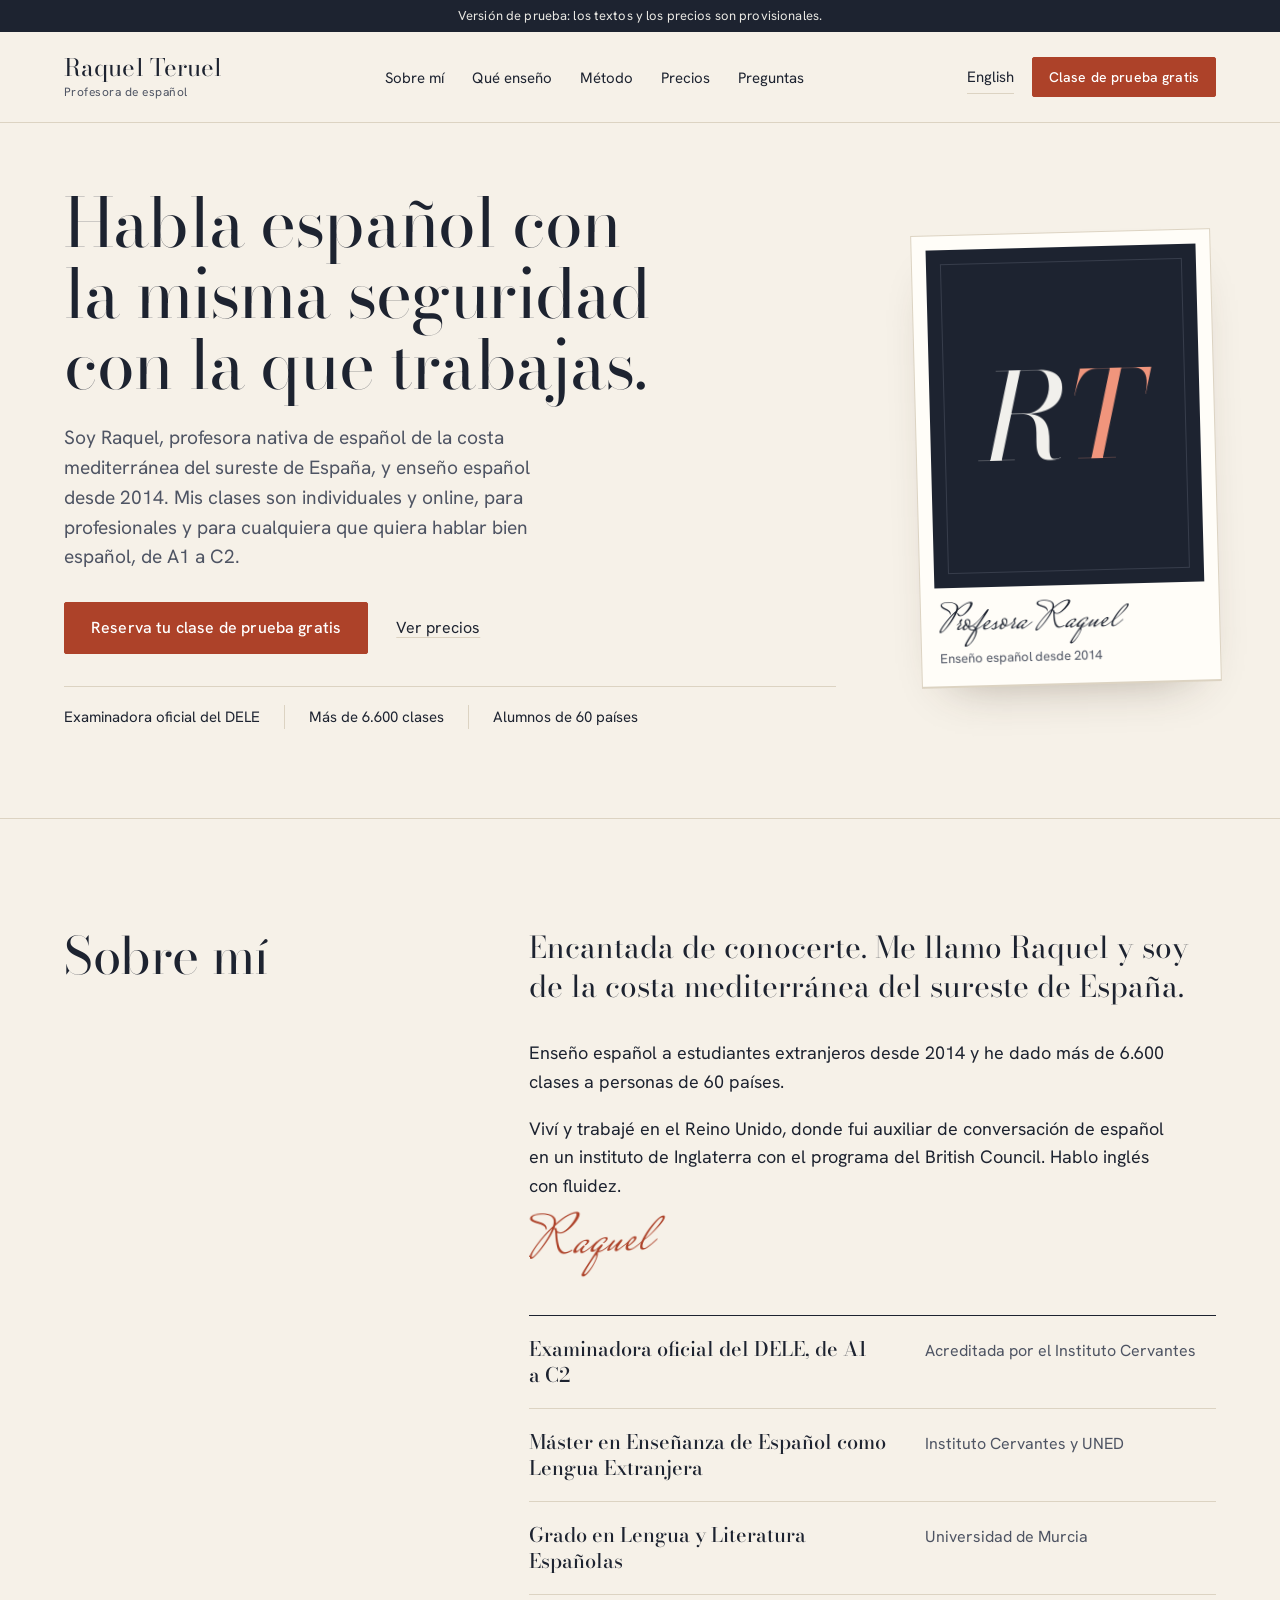
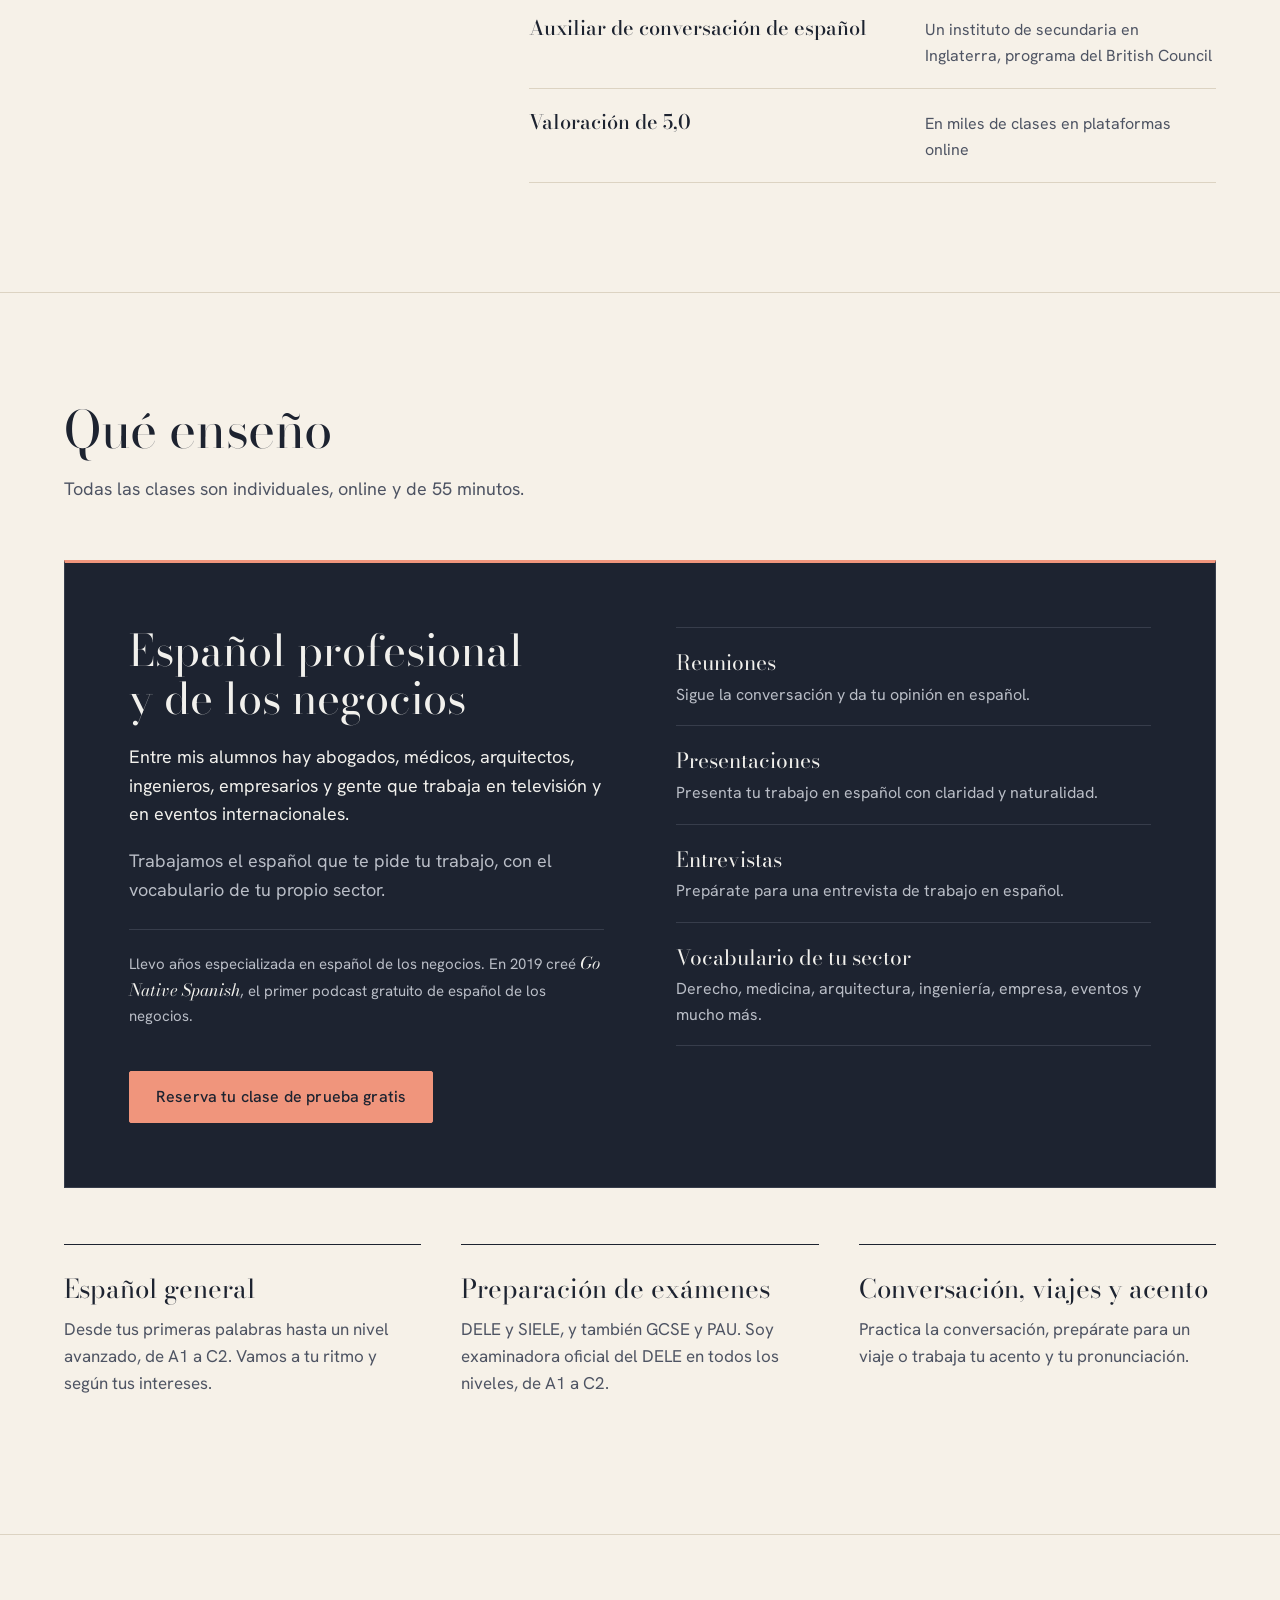
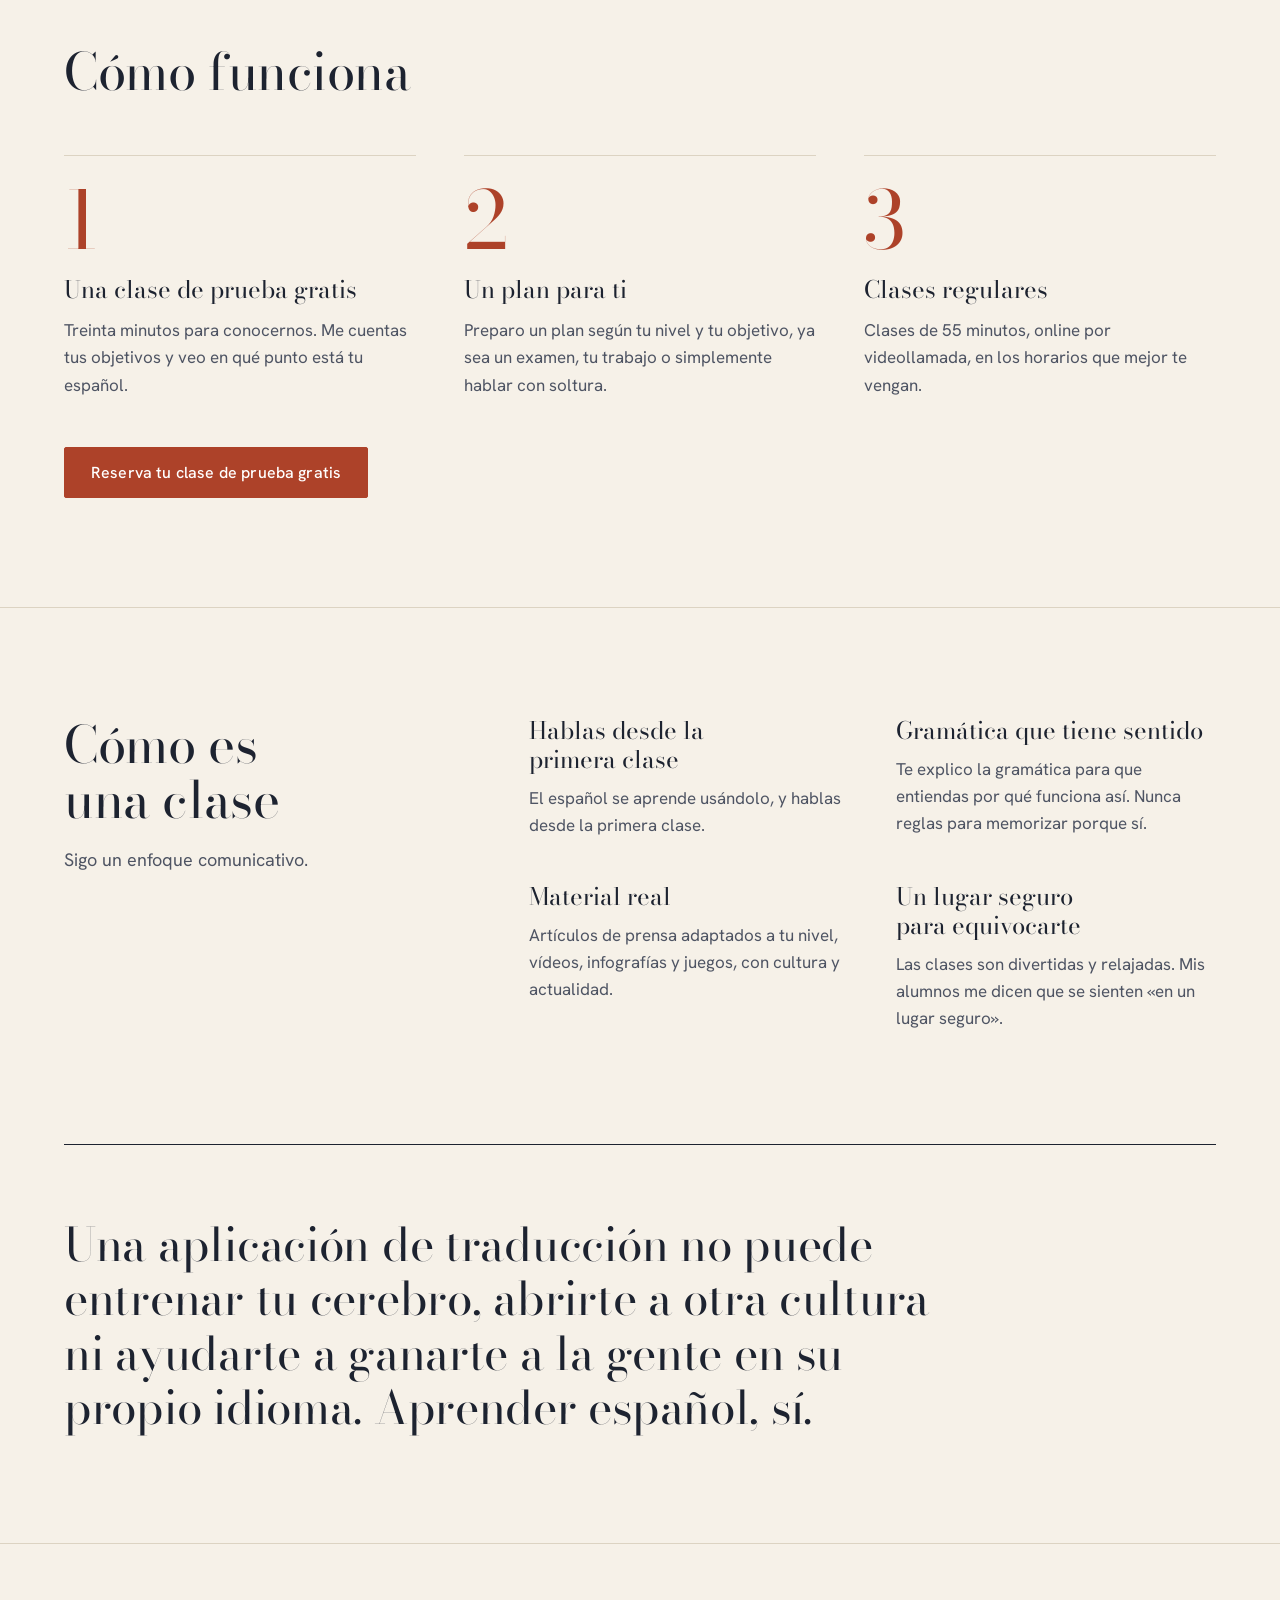
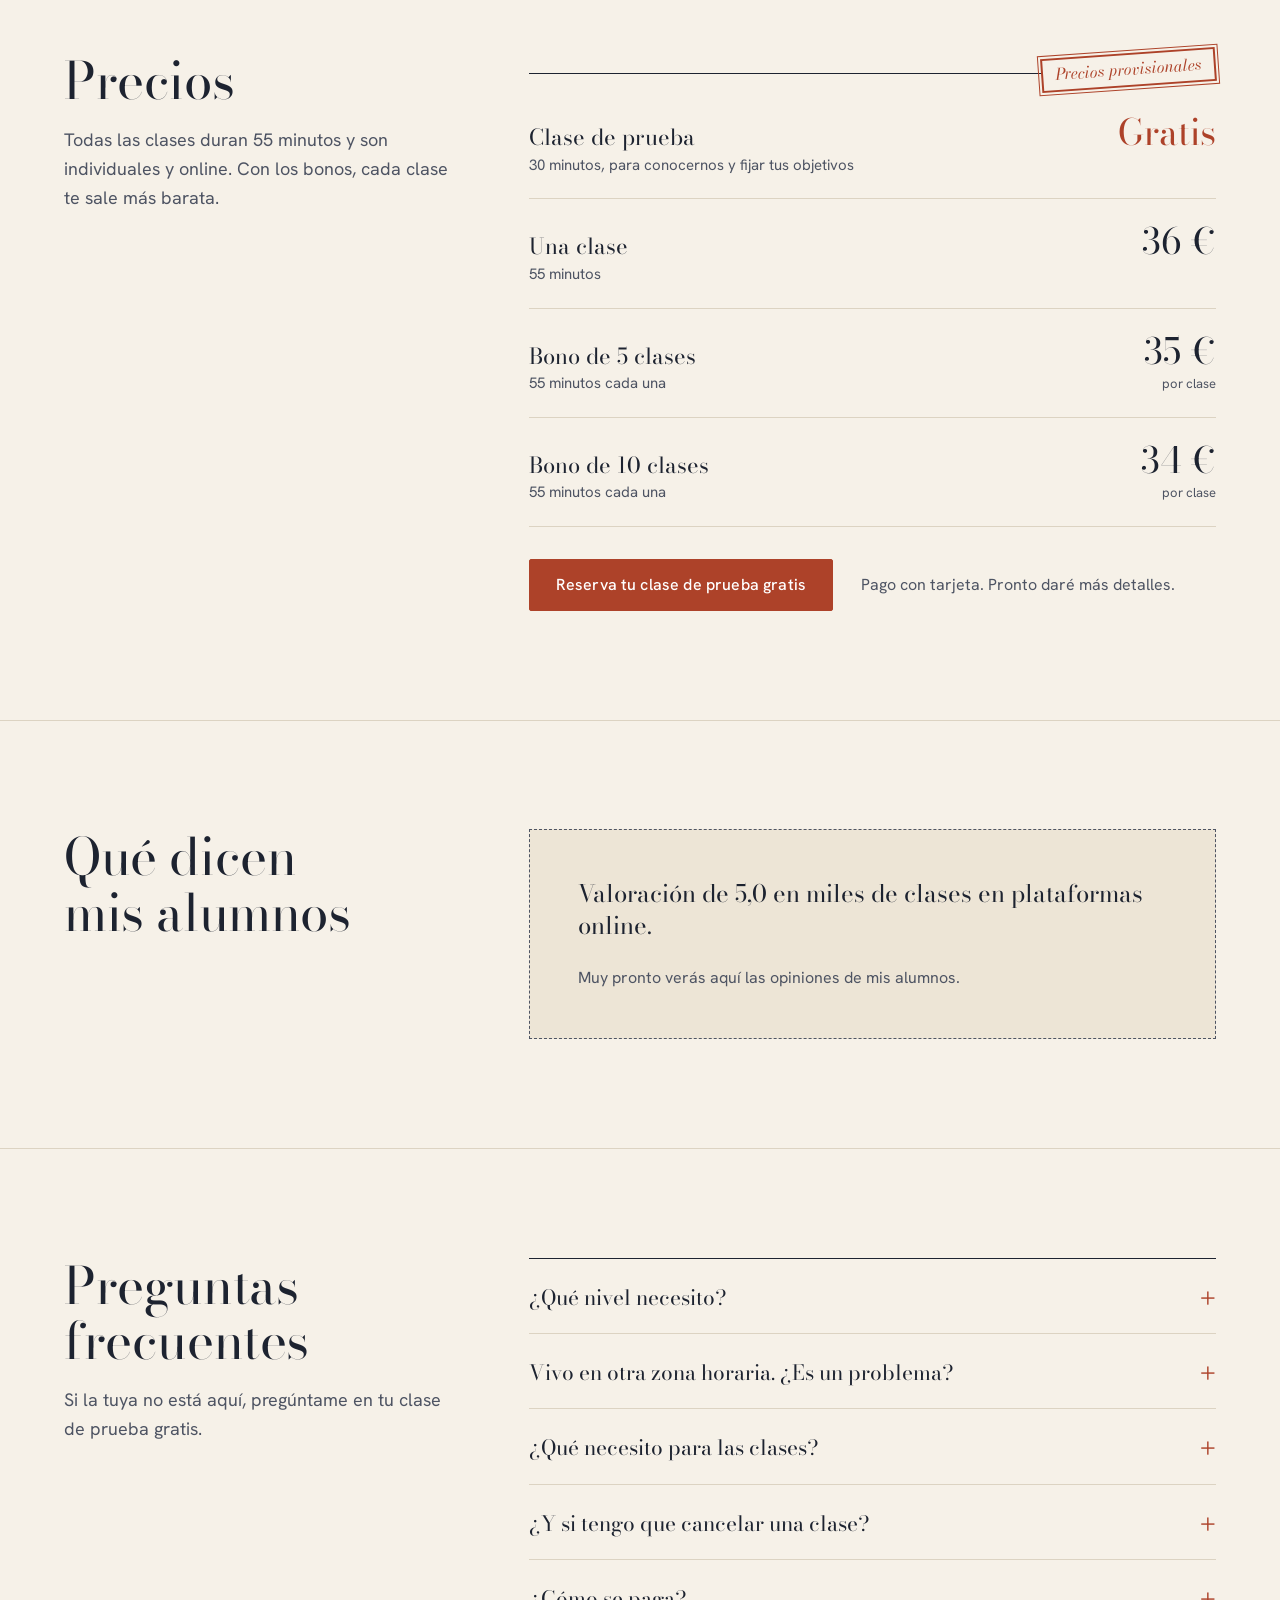
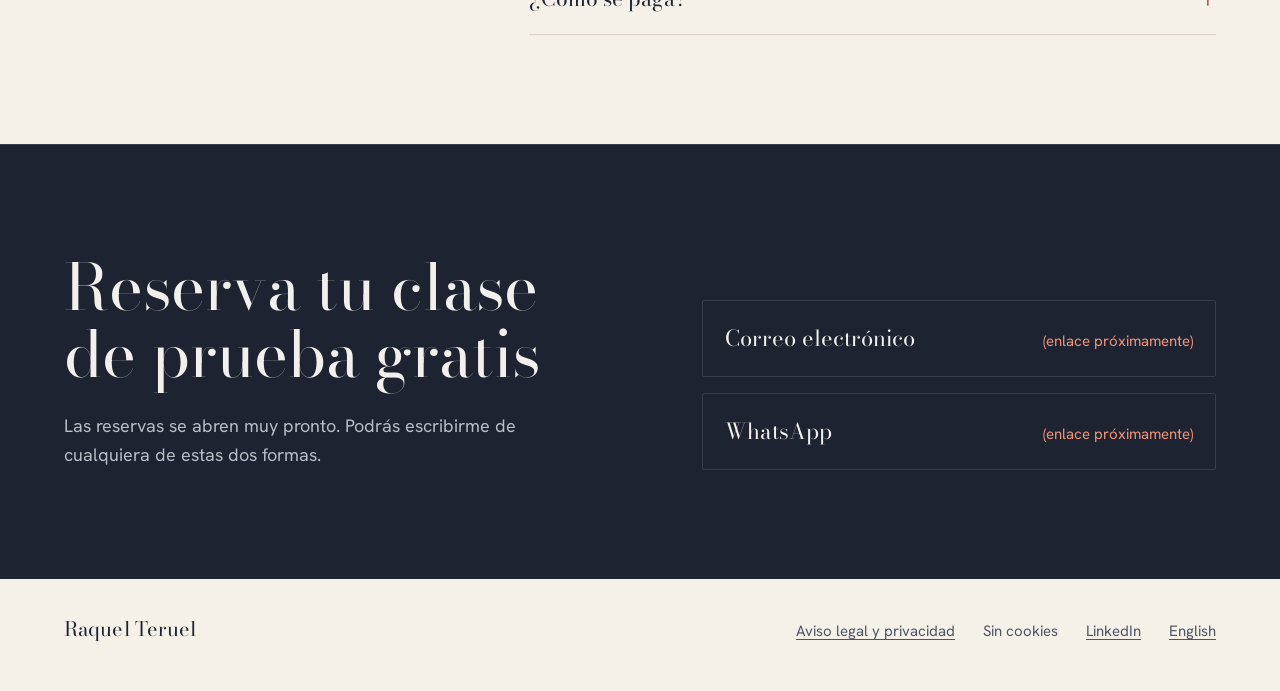
<file: opcion-2/es/index.html>
<!doctype html>
<html lang="es">
<head>
  <meta charset="utf-8">
  <meta name="viewport" content="width=device-width, initial-scale=1">
  <meta name="robots" content="noindex">
  <title>Raquel Teruel | Clases de español online con una examinadora oficial del DELE</title>
  <meta name="description" content="Clases individuales de español online con Raquel Teruel, profesora nativa y examinadora oficial del DELE. Español profesional y de los negocios, preparación de exámenes y español general de A1 a C2.">
  <meta name="color-scheme" content="light dark">
  <link rel="alternate" hreflang="en" href="../index.html">
  <link rel="alternate" hreflang="es" href="index.html">
  <link rel="alternate" hreflang="x-default" href="../index.html">
  <link rel="icon" href="../assets/favicon.svg" type="image/svg+xml">
  <link rel="preload" href="../assets/fonts/bodoni-moda-var.woff2" as="font" type="font/woff2" crossorigin>
  <link rel="stylesheet" href="../assets/style.css">
</head>
<body>
  <a class="skip" href="#main">Saltar al contenido</a>

  <div class="test-banner" role="note">
    <p>Versión de prueba: los textos y los precios son provisionales.</p>
  </div>

  <header class="site-header">
    <div class="wrap header-row">
      <a class="wordmark" href="index.html">Raquel Teruel<span>Profesora de español</span></a>
      <nav class="nav" aria-label="Principal">
        <ul>
          <li><a href="#about">Sobre mí</a></li>
          <li><a href="#teaching">Qué enseño</a></li>
          <li><a href="#method">Método</a></li>
          <li><a href="#prices">Precios</a></li>
          <li><a href="#faq">Preguntas</a></li>
        </ul>
      </nav>
      <div class="header-tools">
        <a class="lang" href="../index.html" hreflang="en" lang="en">English</a>
        <a class="btn btn-small" href="#contact"><span class="btn-long">Clase de prueba gratis</span><span class="btn-short">Prueba gratis</span></a>
      </div>
    </div>
    <nav class="nav-mobile" aria-label="Secciones">
      <ul>
        <li><a href="#about">Sobre mí</a></li>
        <li><a href="#teaching">Qué enseño</a></li>
        <li><a href="#method">Método</a></li>
        <li><a href="#prices">Precios</a></li>
        <li><a href="#faq">Preguntas</a></li>
        <li><a href="#contact">Contacto</a></li>
      </ul>
    </nav>
  </header>

  <main id="main">

    <section class="hero" aria-labelledby="hero-title">
      <div class="wrap hero-grid">
        <div>
          <h1 id="hero-title">Habla español con la misma seguridad con la que trabajas.</h1>
          <p class="hero-lede">Soy Raquel, profesora nativa de español de la costa mediterránea del sureste de España, y enseño español desde 2014. Mis clases son individuales y online, para profesionales y para cualquiera que quiera hablar bien español, de A1 a C2.</p>
          <div class="hero-actions">
            <a class="btn" href="#contact">Reserva tu clase de prueba gratis</a>
            <a class="text-link" href="#prices">Ver precios</a>
          </div>
          <ul class="trust" aria-label="En resumen">
            <li>Examinadora oficial del DELE</li>
            <li>Más de 6.600 clases</li>
            <li>Alumnos de 60 países</li>
          </ul>
        </div>
        <figure class="portrait portrait-frame">
          <div class="portrait-inner" role="img" aria-label="Espacio reservado para la foto de Raquel: sus iniciales, R y T, en una tarjeta enmarcada">
            <span class="mono" aria-hidden="true">R<span>T</span></span>
          </div>
          <figcaption>Profesora Raquel<small>Enseño español desde 2014</small></figcaption>
        </figure>
      </div>
    </section>

    <section class="section" id="about" aria-labelledby="about-title">
      <div class="wrap split">
        <div class="section-head">
          <h2 id="about-title">Sobre mí</h2>
        </div>
        <div>
          <div class="about-text">
            <p>Encantada de conocerte. Me llamo Raquel y soy de la costa mediterránea del sureste de España.</p>
            <p>Enseño español a estudiantes extranjeros desde 2014 y he dado más de 6.600 clases a personas de 60 países.</p>
            <p>Viví y trabajé en el Reino Unido, donde fui auxiliar de conversación de español en un instituto de Inglaterra con el programa del British Council. Hablo inglés con fluidez.</p>
            <p class="signature" aria-hidden="true">Raquel</p>
          </div>
          <ul class="credentials" aria-label="Formación y experiencia">
            <li><strong>Examinadora oficial del DELE, de A1 a&nbsp;C2</strong><span>Acreditada por el Instituto Cervantes</span></li>
            <li><strong>Máster en Enseñanza de Español como Lengua Extranjera</strong><span>Instituto Cervantes y UNED</span></li>
            <li><strong>Grado en Lengua y Literatura Españolas</strong><span>Universidad de Murcia</span></li>
            <li><strong>Auxiliar de conversación de español</strong><span>Un instituto de secundaria en Inglaterra, programa del British Council</span></li>
            <li><strong>Valoración de 5,0</strong><span>En miles de clases en plataformas online</span></li>
          </ul>
        </div>
      </div>
    </section>

    <section class="section" id="teaching" aria-labelledby="teaching-title">
      <div class="wrap">
        <div class="section-head teach-head">
          <h2 id="teaching-title">Qué enseño</h2>
          <p>Todas las clases son individuales, online y de 55 minutos.</p>
        </div>

        <article class="feature" aria-labelledby="business-title">
          <div class="feature-intro">
            <h3 id="business-title">Español profesional y de los negocios</h3>
            <p>Entre mis alumnos hay abogados, médicos, arquitectos, ingenieros, empresarios y gente que trabaja en televisión y en eventos internacionales.</p>
            <p>Trabajamos el español que te pide tu trabajo, con el vocabulario de tu propio sector.</p>
            <p class="podcast">Llevo años especializada en español de los negocios. En 2019 creé <em>Go Native Spanish</em>, el primer podcast gratuito de español de los negocios.</p>
            <a class="btn" href="#contact">Reserva tu clase de prueba gratis</a>
          </div>
          <ul class="feature-list">
            <li><strong>Reuniones</strong><span>Sigue la conversación y da tu opinión en español.</span></li>
            <li><strong>Presentaciones</strong><span>Presenta tu trabajo en español con claridad y naturalidad.</span></li>
            <li><strong>Entrevistas</strong><span>Prepárate para una entrevista de trabajo en español.</span></li>
            <li><strong>Vocabulario de tu sector</strong><span>Derecho, medicina, arquitectura, ingeniería, empresa, eventos y mucho más.</span></li>
          </ul>
        </article>

        <ul class="offers">
          <li>
            <h3>Español general</h3>
            <p>Desde tus primeras palabras hasta un nivel avanzado, de A1 a C2. Vamos a tu ritmo y según tus intereses.</p>
          </li>
          <li>
            <h3>Preparación de exámenes</h3>
            <p>DELE y SIELE, y también GCSE y PAU. Soy examinadora oficial del DELE en todos los niveles, de A1 a C2.</p>
          </li>
          <li>
            <h3>Conversación, viajes y acento</h3>
            <p>Practica la conversación, prepárate para un viaje o trabaja tu acento y tu pronunciación.</p>
          </li>
        </ul>
      </div>
    </section>

    <section class="section" id="how" aria-labelledby="how-title">
      <div class="wrap">
        <div class="section-head">
          <h2 id="how-title">Cómo funciona</h2>
        </div>
        <ol class="steps">
          <li>
            <h3>Una clase de prueba gratis</h3>
            <p>Treinta minutos para conocernos. Me cuentas tus objetivos y veo en qué punto está tu español.</p>
          </li>
          <li>
            <h3>Un plan para ti</h3>
            <p>Preparo un plan según tu nivel y tu objetivo, ya sea un examen, tu trabajo o simplemente hablar con soltura.</p>
          </li>
          <li>
            <h3>Clases regulares</h3>
            <p>Clases de 55 minutos, online por videollamada, en los horarios que mejor te vengan.</p>
          </li>
        </ol>
        <p class="after-steps"><a class="btn" href="#contact">Reserva tu clase de prueba gratis</a></p>
      </div>
    </section>

    <section class="section" id="method" aria-labelledby="method-title">
      <div class="wrap">
        <div class="split">
          <div class="section-head">
            <h2 id="method-title">Cómo es una clase</h2>
            <p>Sigo un enfoque comunicativo.</p>
          </div>
          <ul class="method-list">
            <li>
              <h3>Hablas desde la primera clase</h3>
              <p>El español se aprende usándolo, y hablas desde la primera clase.</p>
            </li>
            <li>
              <h3>Gramática que tiene sentido</h3>
              <p>Te explico la gramática para que entiendas por qué funciona así. Nunca reglas para memorizar porque sí.</p>
            </li>
            <li>
              <h3>Material real</h3>
              <p>Artículos de prensa adaptados a tu nivel, vídeos, infografías y juegos, con cultura y actualidad.</p>
            </li>
            <li>
              <h3>Un lugar seguro para equivocarte</h3>
              <p>Las clases son divertidas y relajadas. Mis alumnos me dicen que se sienten «en un lugar seguro».</p>
            </li>
          </ul>
        </div>
        <div class="statement">
          <p>Una aplicación de traducción no puede entrenar tu cerebro, abrirte a otra cultura ni ayudarte a ganarte a la gente en su propio idioma. Aprender español, sí.</p>
        </div>
      </div>
    </section>

    <section class="section" id="prices" aria-labelledby="prices-title">
      <div class="wrap split">
        <div class="section-head">
          <h2 id="prices-title">Precios</h2>
          <p>Todas las clases duran 55 minutos y son individuales y online. Con los bonos, cada clase te sale más barata.</p>
        </div>
        <div class="prices-wrap">
          <p class="price-stamp">Precios provisionales</p>
          <!-- Precios: cambia los valores en esta lista. Los mismos precios están también en ../index.html (página en inglés): cambia las dos. -->
          <dl class="prices">
            <div class="price-row is-trial">
              <dt>Clase de prueba<small>30 minutos, para conocernos y fijar tus objetivos</small></dt>
              <dd>Gratis</dd>
            </div>
            <div class="price-row">
              <dt>Una clase<small>55 minutos</small></dt>
              <dd>36 €</dd>
            </div>
            <div class="price-row">
              <dt>Bono de 5 clases<small>55 minutos cada una</small></dt>
              <dd>35 €<small>por clase</small></dd>
            </div>
            <div class="price-row">
              <dt>Bono de 10 clases<small>55 minutos cada una</small></dt>
              <dd>34 €<small>por clase</small></dd>
            </div>
          </dl>
          <div class="prices-after">
            <a class="btn" href="#contact">Reserva tu clase de prueba gratis</a>
            <p>Pago con tarjeta. Pronto daré más detalles.</p>
          </div>
        </div>
      </div>
    </section>

    <section class="section" id="reviews" aria-labelledby="reviews-title">
      <div class="wrap split">
        <div class="section-head">
          <h2 id="reviews-title">Qué dicen mis alumnos</h2>
        </div>
        <div class="reviews-empty">
          <p>Valoración de 5,0 en miles de clases en plataformas online.</p>
          <p>Muy pronto verás aquí las opiniones de mis alumnos.</p>
        </div>
      </div>
    </section>

    <section class="section" id="faq" aria-labelledby="faq-title">
      <div class="wrap split">
        <div class="section-head">
          <h2 id="faq-title">Preguntas frecuentes</h2>
          <p>Si la tuya no está aquí, pregúntame en tu clase de prueba gratis.</p>
        </div>
        <div class="faq">
          <details>
            <summary>¿Qué nivel necesito?</summary>
            <div class="answer"><p>Ninguno en concreto. Doy clase en todos los niveles, desde quien empieza de cero (A1) hasta el nivel más avanzado (C2). En la clase de prueba vemos en qué punto estás.</p></div>
          </details>
          <details>
            <summary>Vivo en otra zona horaria. ¿Es&nbsp;un problema?</summary>
            <div class="answer"><p>En absoluto. Doy las clases online desde España y, al reservar, verás los horarios en tu propia zona horaria.</p></div>
          </details>
          <details>
            <summary>¿Qué necesito para las clases?</summary>
            <div class="answer"><p>Un ordenador o una tableta con cámara y micrófono, y una conexión a internet estable.</p></div>
          </details>
          <details>
            <summary>¿Y si tengo que cancelar una clase?</summary>
            <div class="answer"><p>Avísame con al menos 24 horas de antelación. Esta condición es provisional.</p></div>
          </details>
          <details>
            <summary>¿Cómo se paga?</summary>
            <div class="answer"><p>Con tarjeta. Publicaré los detalles muy pronto.</p></div>
          </details>
        </div>
      </div>
    </section>

    <section class="contact" id="contact" aria-labelledby="contact-title">
      <div class="wrap contact-grid">
        <div>
          <h2 id="contact-title">Reserva tu clase de prueba gratis</h2>
          <p class="lede">Las reservas se abren muy pronto. Podrás escribirme de cualquiera de estas dos formas.</p>
        </div>
        <div class="contact-actions">
          <a class="contact-option" href="#contact"><strong>Correo electrónico</strong><span>(enlace próximamente)</span></a>
          <a class="contact-option" href="#contact"><strong>WhatsApp</strong><span>(enlace próximamente)</span></a>
        </div>
      </div>
    </section>

  </main>

  <footer class="site-footer">
    <div class="wrap footer-row">
      <a class="wordmark" href="index.html">Raquel Teruel</a>
      <ul class="footer-links">
        <li><a href="legal.html">Aviso legal y privacidad</a></li>
        <li>Sin cookies</li>
        <li><a href="https://www.linkedin.com/in/raquelteruel/" rel="noopener">LinkedIn</a></li>
        <li><a href="../index.html" hreflang="en" lang="en">English</a></li>
      </ul>
    </div>
  </footer>
</body>
</html>
</file>
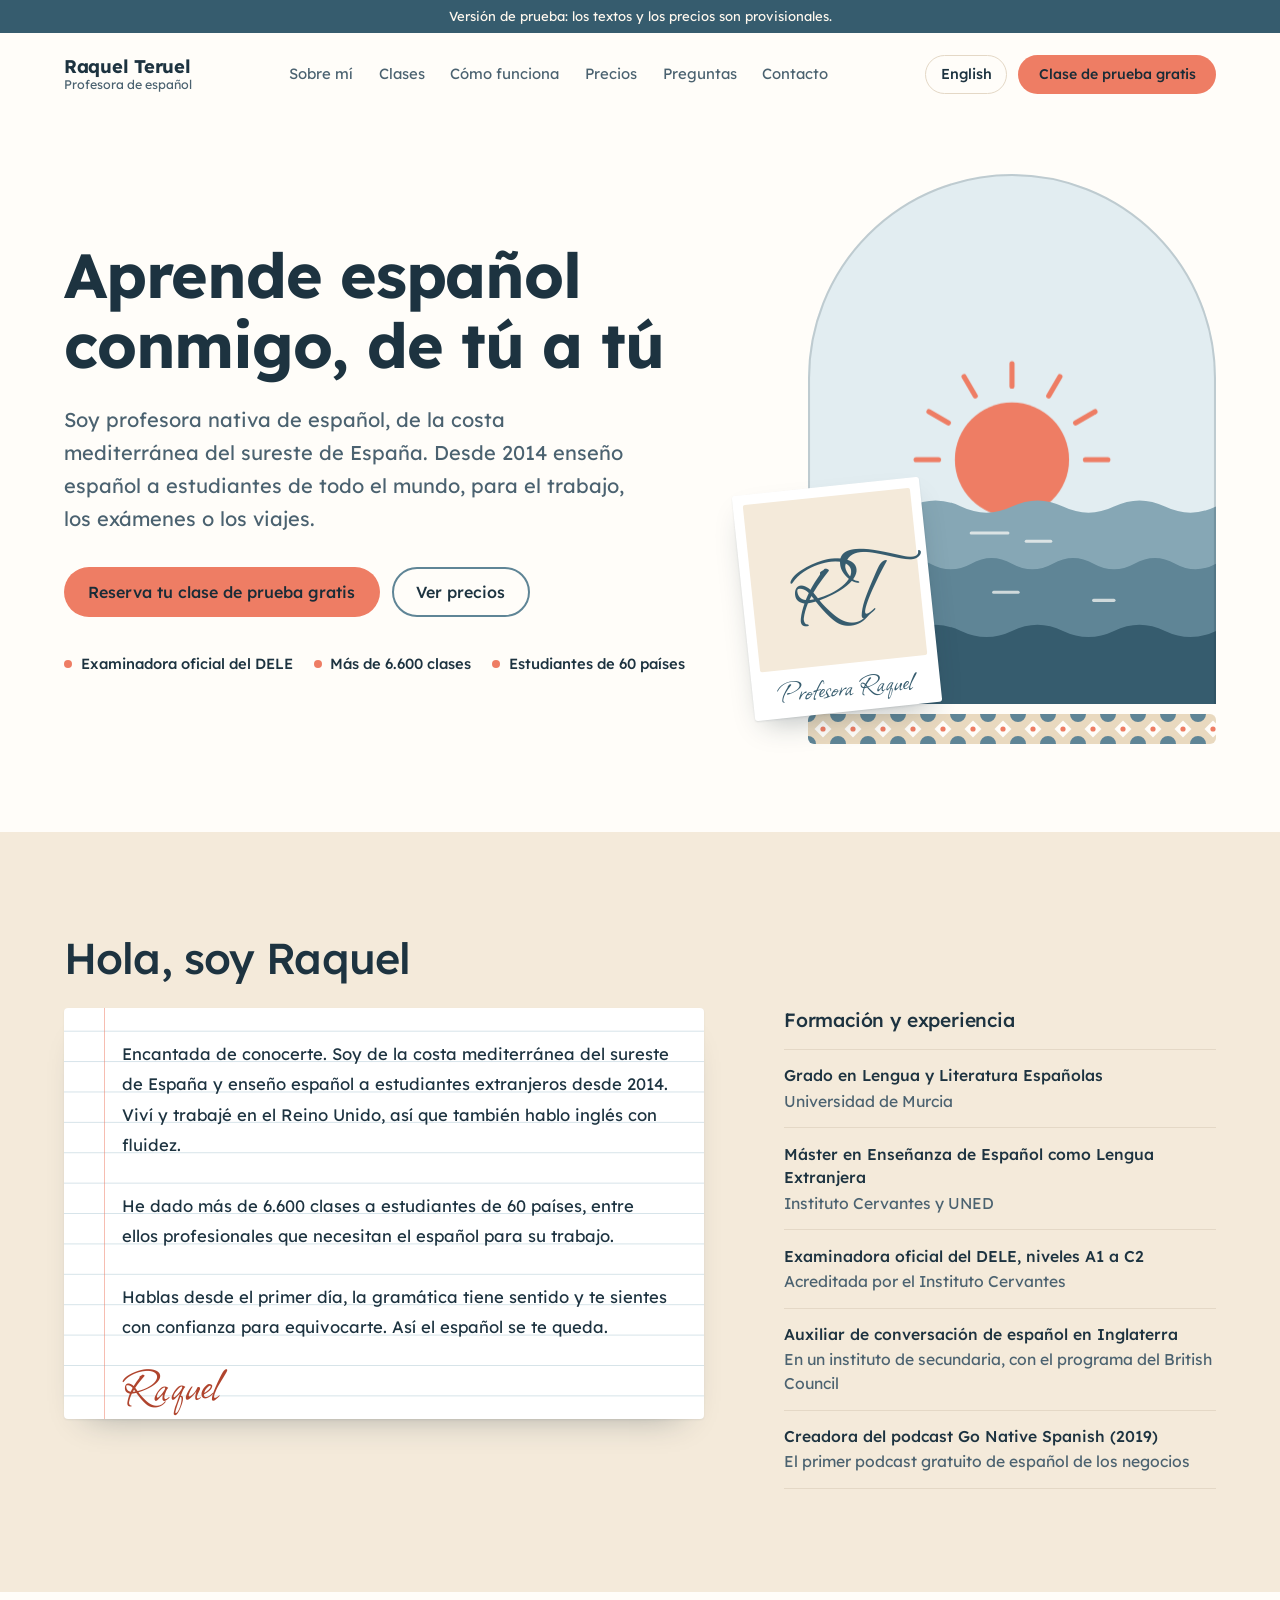
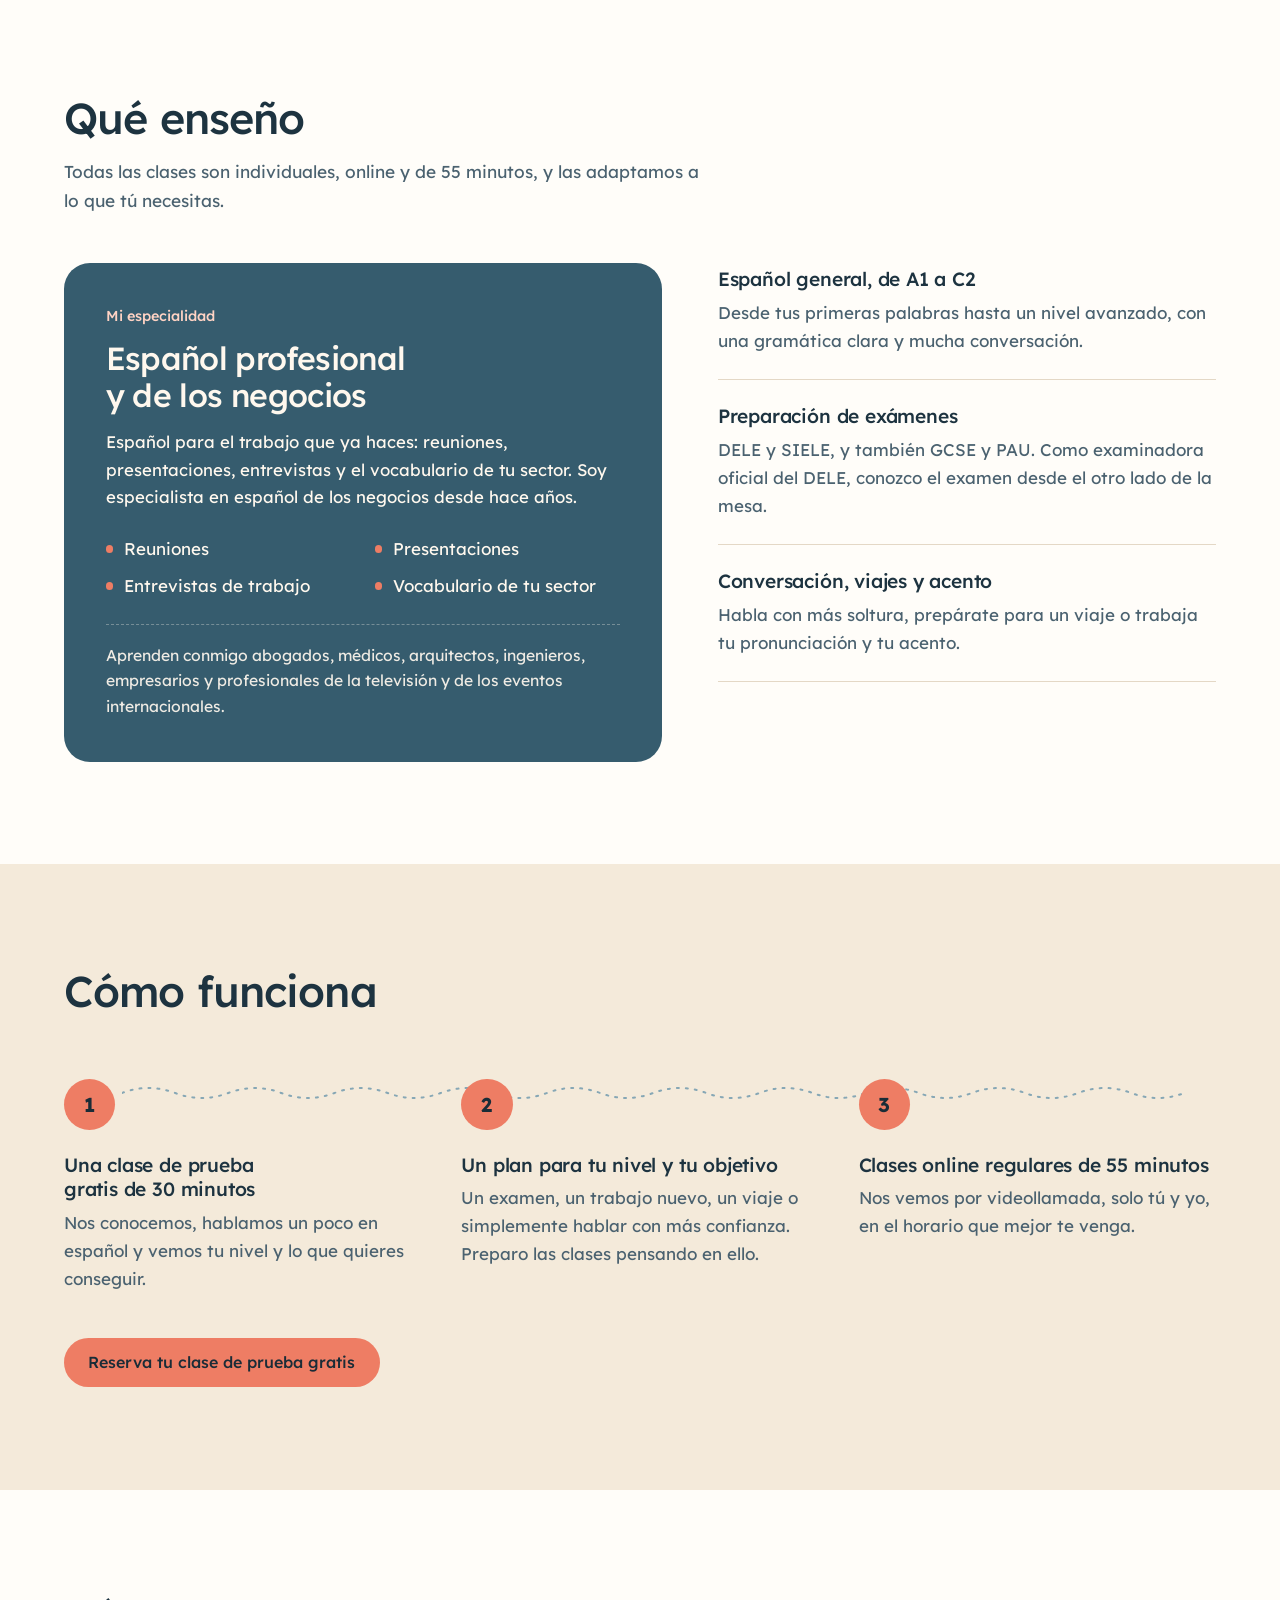
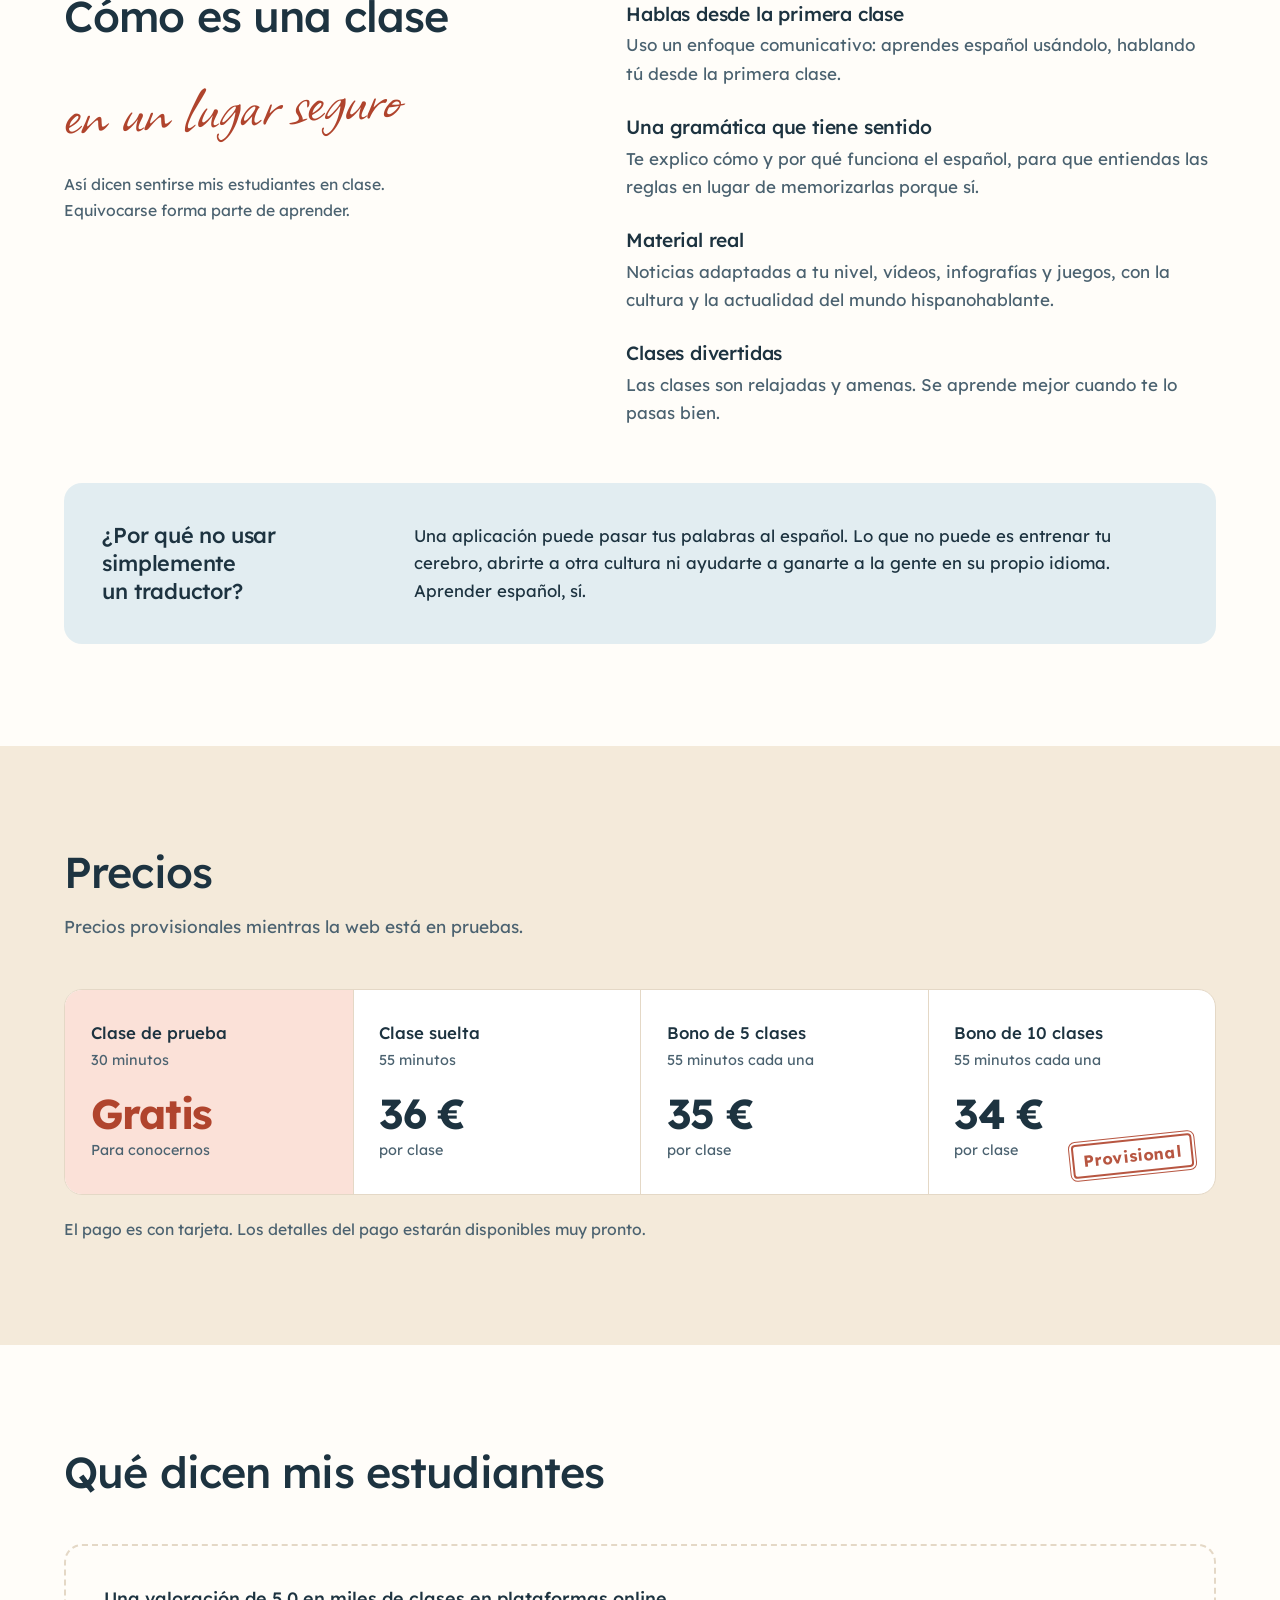
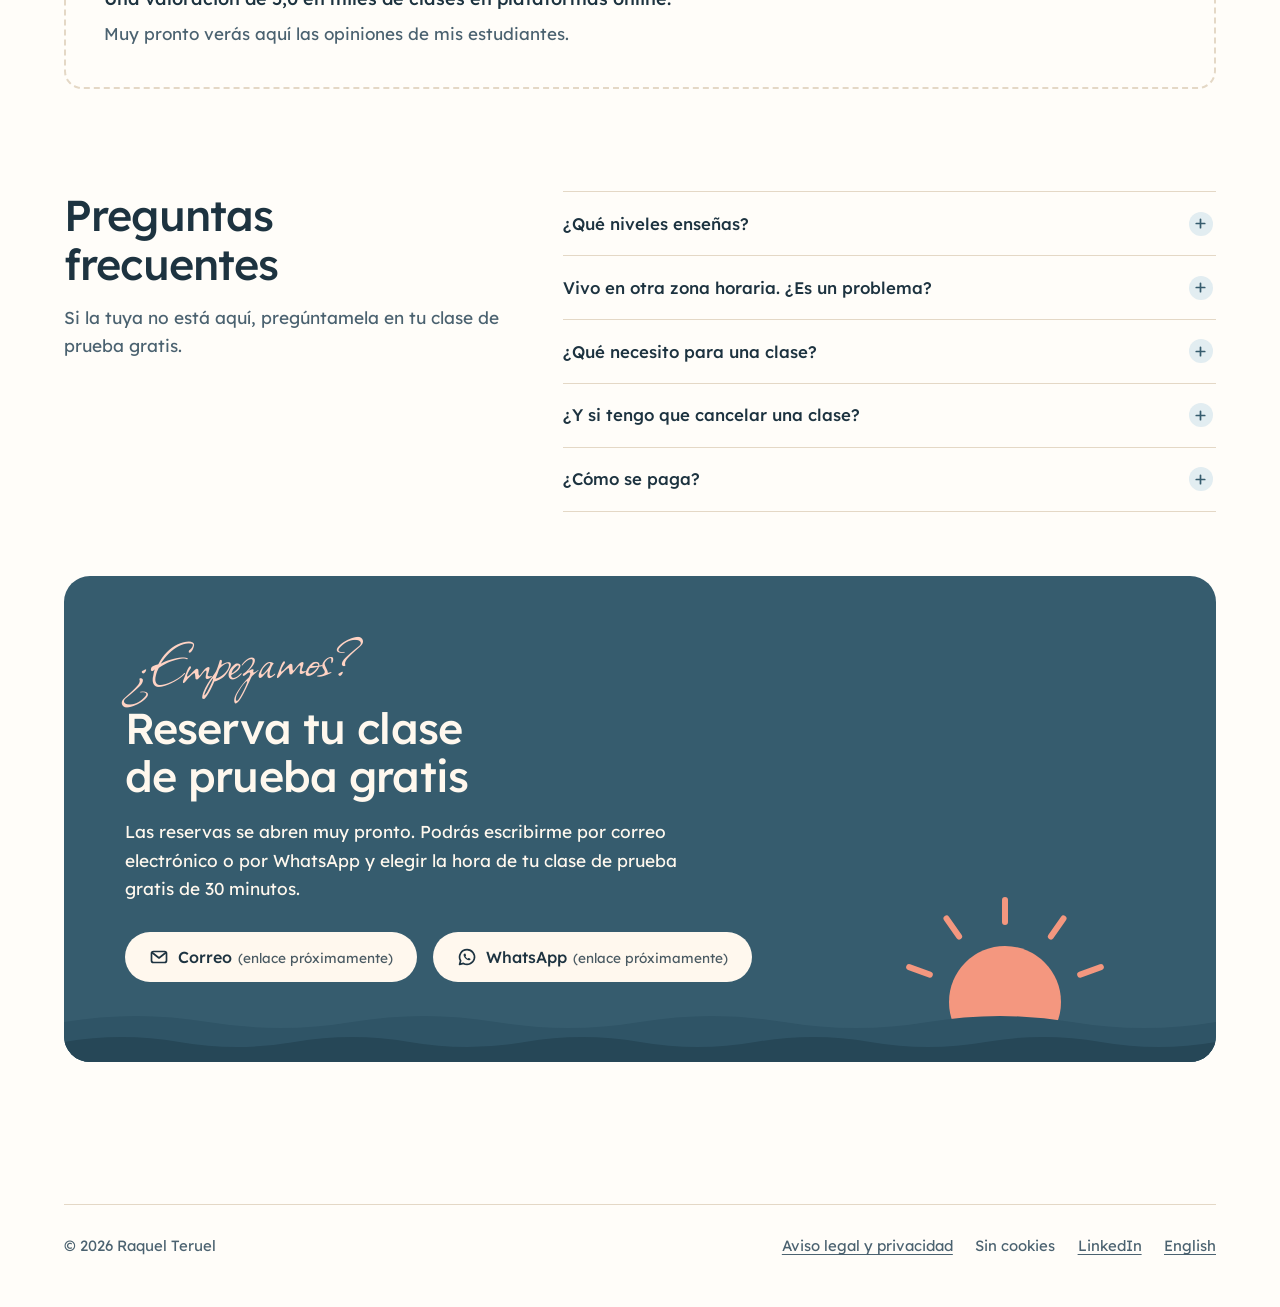
<file: opcion-3/es/index.html>
<!doctype html>
<html lang="es">
<head>
<meta charset="utf-8">
<meta name="viewport" content="width=device-width, initial-scale=1">
<meta name="robots" content="noindex">
<title>Raquel Teruel: clases de español online con una profesora nativa</title>
<meta name="description" content="Clases individuales de español online con Raquel Teruel, profesora nativa de la costa mediterránea de España y examinadora oficial del DELE. Reserva una clase de prueba gratis de 30 minutos.">
<meta name="color-scheme" content="light dark">
<meta name="theme-color" content="#FFFDF9" media="(prefers-color-scheme: light)">
<meta name="theme-color" content="#10232D" media="(prefers-color-scheme: dark)">
<link rel="alternate" hreflang="en" href="../index.html">
<link rel="alternate" hreflang="es" href="index.html">
<link rel="alternate" hreflang="x-default" href="../index.html">
<link rel="stylesheet" href="../assets/style.css">
<link rel="icon" href="../assets/sun.svg" type="image/svg+xml">
</head>
<body>
<a class="skip" href="#main">Saltar al contenido</a>

<svg class="svg-defs" aria-hidden="true" focusable="false">
  <defs>
    <pattern id="tile" width="30" height="30" patternUnits="userSpaceOnUse">
      <rect class="t-bg" width="30" height="30"/>
      <path class="t-a" d="M0 0h8a8 8 0 0 1-8 8zM30 0v8a8 8 0 0 1-8-8zM0 30v-8a8 8 0 0 1 8 8zM30 30h-8a8 8 0 0 1 8-8z"/>
      <path class="t-b" d="M15 6.5l8.5 8.5-8.5 8.5-8.5-8.5z"/>
      <circle class="t-c" cx="15" cy="15" r="2.6"/>
    </pattern>
  </defs>
</svg>

<p class="test-banner">Versión de prueba: los textos y los precios son provisionales.</p>

<header class="site-header">
  <div class="wrap header-row">
    <a class="wordmark" href="index.html" aria-label="Raquel Teruel, inicio">
      <span class="wordmark-name">Raquel Teruel</span><span class="wordmark-sub">Profesora de español</span>
    </a>
    <div class="header-actions">
      <a class="lang" href="../index.html" hreflang="en" lang="en">English</a>
      <a class="btn btn-primary btn-small" href="#contact"><span class="long">Clase de prueba gratis</span><span class="short" aria-hidden="true">Prueba gratis</span></a>
    </div>
    <nav class="nav" aria-label="Principal">
      <ul>
        <li><a href="#about">Sobre mí</a></li>
        <li><a href="#lessons">Clases</a></li>
        <li><a href="#how">Cómo funciona</a></li>
        <li><a href="#prices">Precios</a></li>
        <li><a href="#faq">Preguntas</a></li>
        <li><a href="#contact">Contacto</a></li>
      </ul>
    </nav>
  </div>
</header>

<main id="main">

  <section class="hero" aria-labelledby="hero-title">
    <div class="wrap hero-grid">
      <div class="hero-text">
        <h1 id="hero-title">Aprende español conmigo, de tú a tú</h1>
        <p class="hero-lead">Soy profesora nativa de español, de la costa mediterránea del sureste de España. Desde 2014 enseño español a estudiantes de todo el mundo, para el trabajo, los exámenes o los viajes.</p>
        <div class="hero-ctas">
          <a class="btn btn-primary" href="#contact">Reserva tu clase de prueba gratis</a>
          <a class="btn btn-ghost" href="#prices">Ver precios</a>
        </div>
        <ul class="trust" aria-label="En resumen">
          <li>Examinadora oficial del DELE</li>
          <li>Más de 6.600 clases</li>
          <li>Estudiantes de 60 países</li>
        </ul>
      </div>

      <div class="window">
        <svg class="scene" viewBox="0 0 400 520" role="img" aria-labelledby="scene-title">
          <title id="scene-title">Dibujo del sol saliendo sobre el mar Mediterráneo, enmarcado por una ventana en arco</title>
          <defs><clipPath id="arch"><path d="M0 520V200A200 200 0 0 1 400 200V520Z"/></clipPath></defs>
          <g clip-path="url(#arch)">
            <rect class="sky" width="400" height="520"/>
            <g class="sun">
              <g class="sun-rays">
                <line x1="200" y1="208" x2="200" y2="186"/>
                <line x1="200" y1="208" x2="200" y2="186" transform="rotate(30 200 280)"/>
                <line x1="200" y1="208" x2="200" y2="186" transform="rotate(60 200 280)"/>
                <line x1="200" y1="208" x2="200" y2="186" transform="rotate(90 200 280)"/>
                <line x1="200" y1="208" x2="200" y2="186" transform="rotate(-30 200 280)"/>
                <line x1="200" y1="208" x2="200" y2="186" transform="rotate(-60 200 280)"/>
                <line x1="200" y1="208" x2="200" y2="186" transform="rotate(-90 200 280)"/>
              </g>
              <circle class="sun-disc" cx="200" cy="280" r="56"/>
            </g>
            <path class="sea-1" d="M0 326Q25 314 50 326T100 326T150 326T200 326T250 326T300 326T350 326T400 326V520H0Z"/>
            <path class="sea-2" d="M0 382Q20 371 40 382T80 382T120 382T160 382T200 382T240 382T280 382T320 382T360 382T400 382V520H0Z"/>
            <path class="sea-3" d="M0 448Q25 436 50 448T100 448T150 448T200 448T250 448T300 448T350 448T400 448V520H0Z"/>
            <g class="glint">
              <line x1="160" y1="352" x2="196" y2="352"/>
              <line x1="214" y1="360" x2="238" y2="360"/>
              <line x1="182" y1="410" x2="206" y2="410"/>
              <line x1="280" y1="418" x2="300" y2="418"/>
            </g>
          </g>
          <path class="arch-line" d="M1 520V200A199 199 0 0 1 399 200V520"/>
        </svg>
        <svg class="tile-band" aria-hidden="true" focusable="false"><rect width="100%" height="100%" fill="url(#tile)"/></svg>
        <figure class="polaroid">
          <div class="polaroid-photo" role="img" aria-label="Foto de Raquel, próximamente"><span aria-hidden="true">RT</span></div>
          <figcaption>Profesora Raquel</figcaption>
        </figure>
      </div>
    </div>
  </section>

  <section class="section section-sand" id="about" aria-labelledby="about-title">
    <div class="wrap about-grid">
      <div class="about-text">
        <h2 id="about-title">Hola, soy Raquel</h2>
        <div class="ruled">
          <p>Encantada de conocerte. Soy de la costa mediterránea del sureste de España y enseño español a estudiantes extranjeros desde 2014. Viví y trabajé en el Reino Unido, así que también hablo inglés con fluidez.</p>
          <p>He dado más de 6.600 clases a estudiantes de 60 países, entre ellos profesionales que necesitan el español para su trabajo.</p>
          <p>Hablas desde el primer día, la gramática tiene sentido y te sientes con confianza para equivocarte. Así el español se te queda.</p>
          <p class="hand signature" aria-hidden="true">Raquel</p>
        </div>
      </div>
      <div class="creds">
        <h3>Formación y experiencia</h3>
        <ul>
          <li><strong>Grado en Lengua y Literatura Españolas</strong><span>Universidad de Murcia</span></li>
          <li><strong>Máster en Enseñanza de Español como Lengua Extranjera</strong><span>Instituto Cervantes y UNED</span></li>
          <li><strong>Examinadora oficial del DELE, niveles A1 a C2</strong><span>Acreditada por el Instituto Cervantes</span></li>
          <li><strong>Auxiliar de conversación de español en Inglaterra</strong><span>En un instituto de secundaria, con el programa del British Council</span></li>
          <li><strong>Creadora del podcast Go Native Spanish (2019)</strong><span>El primer podcast gratuito de español de los negocios</span></li>
        </ul>
      </div>
    </div>
  </section>

  <section class="section" id="lessons" aria-labelledby="lessons-title">
    <div class="wrap">
      <div class="section-head">
        <h2 id="lessons-title">Qué enseño</h2>
        <p>Todas las clases son individuales, online y de 55 minutos, y las adaptamos a lo que tú necesitas.</p>
      </div>
      <div class="teach-grid">
        <article class="offer-featured">
          <p class="offer-tag">Mi especialidad</p>
          <h3>Español profesional y de los negocios</h3>
          <p>Español para el trabajo que ya haces: reuniones, presentaciones, entrevistas y el vocabulario de tu sector. Soy especialista en español de los negocios desde hace años.</p>
          <ul class="practise" aria-label="Lo que practicamos">
            <li>Reuniones</li>
            <li>Presentaciones</li>
            <li>Entrevistas de trabajo</li>
            <li>Vocabulario de tu sector</li>
          </ul>
          <p class="who">Aprenden conmigo abogados, médicos, arquitectos, ingenieros, empresarios y profesionales de la televisión y de los eventos internacionales.</p>
        </article>
        <div class="offers">
          <article class="offer">
            <h3>Español general, de A1 a C2</h3>
            <p>Desde tus primeras palabras hasta un nivel avanzado, con una gramática clara y mucha conversación.</p>
          </article>
          <article class="offer">
            <h3>Preparación de exámenes</h3>
            <p>DELE y SIELE, y también GCSE y PAU. Como examinadora oficial del DELE, conozco el examen desde el otro lado de la mesa.</p>
          </article>
          <article class="offer">
            <h3>Conversación, viajes y acento</h3>
            <p>Habla con más soltura, prepárate para un viaje o trabaja tu pronunciación y tu acento.</p>
          </article>
        </div>
      </div>
    </div>
  </section>

  <section class="section section-sand" id="how" aria-labelledby="how-title">
    <div class="wrap">
      <div class="section-head">
        <h2 id="how-title">Cómo funciona</h2>
      </div>
      <div class="steps-wrap">
        <svg class="steps-line" viewBox="0 0 600 24" preserveAspectRatio="none" aria-hidden="true" focusable="false"><path d="M0 12Q15 2 30 12T60 12T90 12T120 12T150 12T180 12T210 12T240 12T270 12T300 12T330 12T360 12T390 12T420 12T450 12T480 12T510 12T540 12T570 12T600 12" fill="none" stroke="currentColor" stroke-width="2" stroke-dasharray="2 7" stroke-linecap="round" vector-effect="non-scaling-stroke"/></svg>
        <ol class="steps">
        <li class="step">
          <span class="step-num" aria-hidden="true">1</span>
          <h3>Una clase de prueba gratis de 30 minutos</h3>
          <p>Nos conocemos, hablamos un poco en español y vemos tu nivel y lo que quieres conseguir.</p>
        </li>
        <li class="step">
          <span class="step-num" aria-hidden="true">2</span>
          <h3>Un plan para tu nivel y tu objetivo</h3>
          <p>Un examen, un trabajo nuevo, un viaje o simplemente hablar con más confianza. Preparo las clases pensando en ello.</p>
        </li>
        <li class="step">
          <span class="step-num" aria-hidden="true">3</span>
          <h3>Clases online regulares de 55 minutos</h3>
          <p>Nos vemos por videollamada, solo tú y yo, en el horario que mejor te venga.</p>
        </li>
        </ol>
      </div>
      <div class="steps-cta"><a class="btn btn-primary" href="#contact">Reserva tu clase de prueba gratis</a></div>
    </div>
  </section>

  <section class="section" id="method" aria-labelledby="method-title">
    <div class="wrap">
      <div class="method-grid">
        <div>
          <h2 id="method-title">Cómo es una clase</h2>
          <blockquote class="method-quote">
            <p class="hand">en un lugar seguro</p>
            <p class="quote-note">Así dicen sentirse mis estudiantes en clase. Equivocarse forma parte de aprender.</p>
          </blockquote>
        </div>
        <ul class="points">
          <li><h3>Hablas desde la primera clase</h3><p>Uso un enfoque comunicativo: aprendes español usándolo, hablando tú desde la primera clase.</p></li>
          <li><h3>Una gramática que tiene sentido</h3><p>Te explico cómo y por qué funciona el español, para que entiendas las reglas en lugar de memorizarlas porque sí.</p></li>
          <li><h3>Material real</h3><p>Noticias adaptadas a tu nivel, vídeos, infografías y juegos, con la cultura y la actualidad del mundo hispanohablante.</p></li>
          <li><h3>Clases divertidas</h3><p>Las clases son relajadas y amenas. Se aprende mejor cuando te lo pasas bien.</p></li>
        </ul>
      </div>
      <aside class="ai-note" aria-labelledby="ai-title">
        <h3 id="ai-title">¿Por qué no usar simplemente un traductor?</h3>
        <p>Una aplicación puede pasar tus palabras al español. Lo que no puede es entrenar tu cerebro, abrirte a otra cultura ni ayudarte a ganarte a la gente en su propio idioma. Aprender español, sí.</p>
      </aside>
    </div>
  </section>

  <section class="section section-sand" id="prices" aria-labelledby="prices-title">
    <div class="wrap">
      <div class="section-head">
        <h2 id="prices-title">Precios</h2>
        <p>Precios provisionales mientras la web está en pruebas.</p>
      </div>
      <div class="price-sheet">
        <p class="stamp">Provisional</p>
        <!-- PRECIOS: cambia los importes en este bloque. Los mismos precios están también en ../index.html (página en inglés): cambia las dos. -->
        <ul class="prices">
          <li class="price price-trial">
            <span class="price-name">Clase de prueba</span>
            <span class="price-len">30 minutos</span>
            <span class="price-amount">Gratis</span>
            <span class="price-per">Para conocernos</span>
          </li>
          <li class="price">
            <span class="price-name">Clase suelta</span>
            <span class="price-len">55 minutos</span>
            <span class="price-amount">36 €</span>
            <span class="price-per">por clase</span>
          </li>
          <li class="price">
            <span class="price-name">Bono de 5 clases</span>
            <span class="price-len">55 minutos cada una</span>
            <span class="price-amount">35 €</span>
            <span class="price-per">por clase</span>
          </li>
          <li class="price">
            <span class="price-name">Bono de 10 clases</span>
            <span class="price-len">55 minutos cada una</span>
            <span class="price-amount">34 €</span>
            <span class="price-per">por clase</span>
          </li>
        </ul>
        <!-- /PRECIOS -->
      </div>
      <p class="prices-foot">El pago es con tarjeta. Los detalles del pago estarán disponibles muy pronto.</p>
    </div>
  </section>

  <section class="section" id="reviews" aria-labelledby="reviews-title">
    <div class="wrap">
      <div class="section-head">
        <h2 id="reviews-title">Qué dicen mis estudiantes</h2>
      </div>
      <div class="reviews-box">
        <p class="rating">Una valoración de 5,0 en miles de clases en plataformas online.</p>
        <p>Muy pronto verás aquí las opiniones de mis estudiantes.</p>
      </div>
    </div>
  </section>

  <section class="section" id="faq" aria-labelledby="faq-title">
    <div class="wrap">
      <div class="faq-grid">
      <div class="section-head">
        <h2 id="faq-title">Preguntas frecuentes</h2>
        <p>Si la tuya no está aquí, pregúntamela en tu clase de prueba gratis.</p>
      </div>
      <div class="faq">
        <details>
          <summary>¿Qué niveles enseñas?</summary>
          <p>Todos, desde principiante absoluto (A1) hasta el nivel más alto (C2). En la clase de prueba vemos en qué punto estás.</p>
        </details>
        <details>
          <summary>Vivo en otra zona horaria. ¿Es un problema?</summary>
          <p>No. Las clases son online desde España y, al reservar, verás los horarios disponibles en tu propia zona horaria.</p>
        </details>
        <details>
          <summary>¿Qué necesito para una clase?</summary>
          <p>Un ordenador o una tableta con cámara y micrófono, y una conexión a internet estable.</p>
        </details>
        <details>
          <summary>¿Y si tengo que cancelar una clase?</summary>
          <p>Avísame con al menos 24 horas de antelación. Es provisional: las condiciones completas de cancelación se publicarán aquí antes del lanzamiento.</p>
        </details>
        <details>
          <summary>¿Cómo se paga?</summary>
          <p>Con tarjeta. Los detalles del pago estarán disponibles muy pronto.</p>
        </details>
      </div>
      </div>
    </div>
  </section>

  <section class="section" id="contact" aria-labelledby="contact-title">
    <div class="wrap">
      <div class="contact">
        <span class="hand" aria-hidden="true">¿Empezamos?</span>
        <h2 id="contact-title">Reserva tu clase de prueba gratis</h2>
        <p>Las reservas se abren muy pronto. Podrás escribirme por correo electrónico o por WhatsApp y elegir la hora de tu clase de prueba gratis de 30 minutos.</p>
        <div class="contact-buttons">
          <a class="btn btn-light" href="#contact"><svg viewBox="0 0 20 20" aria-hidden="true"><rect x="2.5" y="4.5" width="15" height="11" rx="2" fill="none" stroke="currentColor" stroke-width="1.7"/><path d="M3 5.5l7 5.5 7-5.5" fill="none" stroke="currentColor" stroke-width="1.7" stroke-linejoin="round"/></svg><span>Correo <span class="btn-note">(enlace próximamente)</span></span></a>
          <a class="btn btn-light" href="#contact"><svg viewBox="0 0 20 20" aria-hidden="true"><path d="M10 2.6a7.4 7.4 0 0 0-6.4 11.1L2.6 17.4l3.8-1a7.4 7.4 0 1 0 3.6-13.8z" fill="none" stroke="currentColor" stroke-width="1.7" stroke-linejoin="round"/><path d="M7.4 6.8c.3-.4.8-.4 1 0l.6 1.3c.1.3 0 .6-.2.8l-.4.4a5.3 5.3 0 0 0 2.4 2.4l.4-.4c.2-.2.5-.3.8-.2l1.3.6c.4.2.4.7 0 1-1.1 1-2.6.6-4-.5a7.6 7.6 0 0 1-2.4-3c-.5-1.2-.4-2.1.5-2.4z" fill="currentColor"/></svg><span>WhatsApp <span class="btn-note">(enlace próximamente)</span></span></a>
        </div>
        <svg class="contact-sun" viewBox="0 0 260 150" aria-hidden="true" focusable="false"><g><line x1="130" y1="40" x2="130" y2="18"/><line x1="130" y1="40" x2="130" y2="18" transform="rotate(35 130 120)"/><line x1="130" y1="40" x2="130" y2="18" transform="rotate(-35 130 120)"/><line x1="130" y1="40" x2="130" y2="18" transform="rotate(70 130 120)"/><line x1="130" y1="40" x2="130" y2="18" transform="rotate(-70 130 120)"/></g><circle cx="130" cy="120" r="56"/></svg>
        <svg class="contact-waves" viewBox="0 0 400 70" preserveAspectRatio="none" aria-hidden="true" focusable="false"><path class="cw-1" d="M0 30Q25 18 50 30T100 30T150 30T200 30T250 30T300 30T350 30T400 30V70H0Z"/><path class="cw-2" d="M0 50Q20 40 40 50T80 50T120 50T160 50T200 50T240 50T280 50T320 50T360 50T400 50V70H0Z"/></svg>
      </div>
    </div>
  </section>

</main>

<footer class="site-footer">
  <div class="wrap footer-row">
    <span>© 2026 Raquel Teruel</span>
    <ul class="footer-links">
      <li><a href="legal.html">Aviso legal y privacidad</a></li>
      <li>Sin cookies</li>
      <li><a href="https://www.linkedin.com/in/raquelteruel/" rel="noopener">LinkedIn</a></li>
      <li><a href="../index.html" hreflang="en" lang="en">English</a></li>
    </ul>
  </div>
</footer>
</body>
</html>
</file>
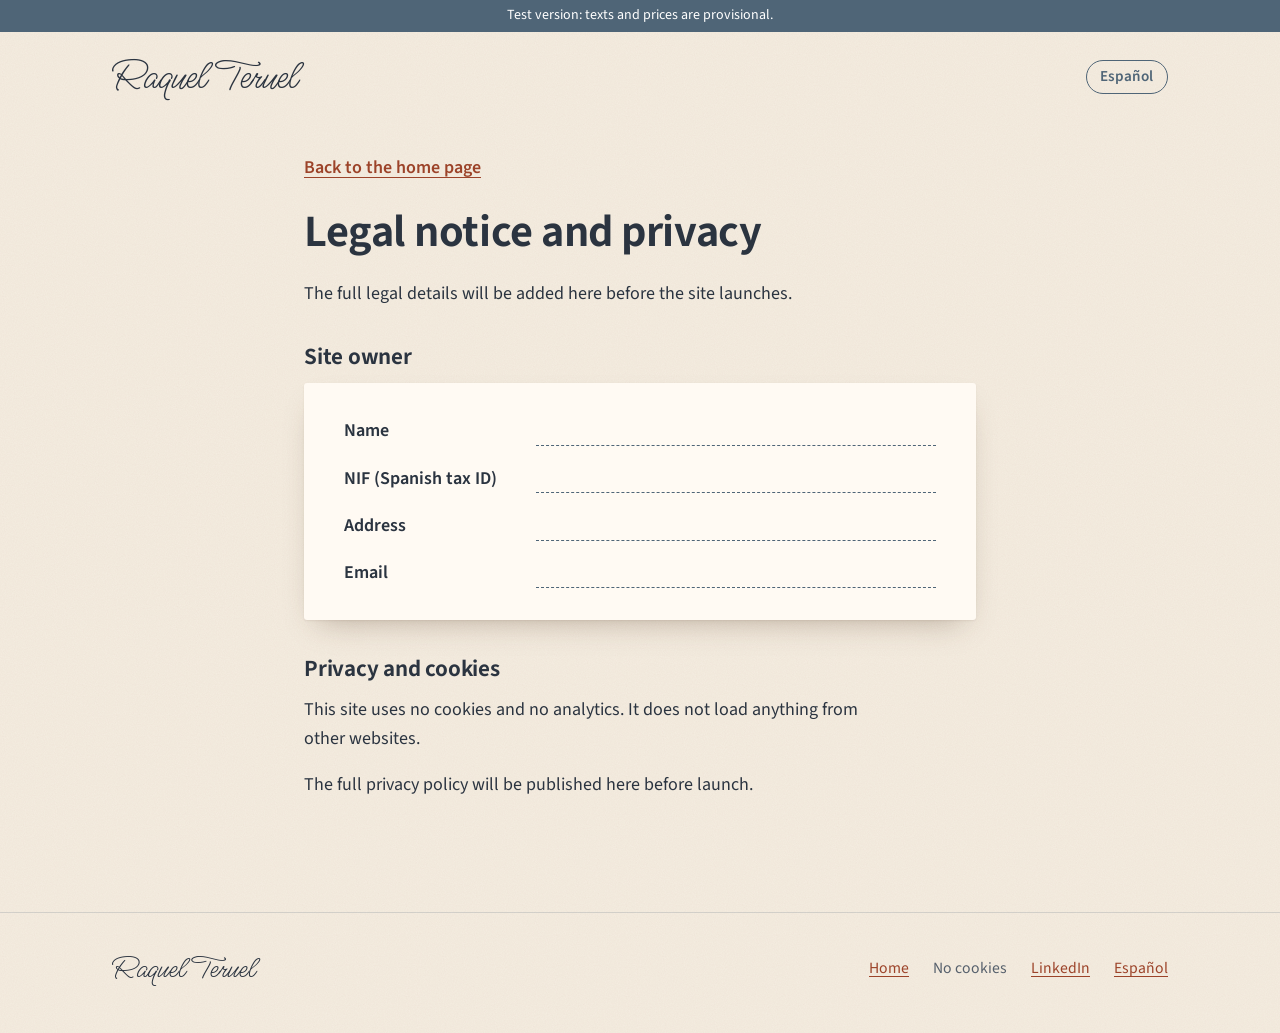
<file: legal.html>
<!doctype html>
<html lang="en">
<head>
<meta charset="utf-8">
<meta name="viewport" content="width=device-width, initial-scale=1">
<meta name="robots" content="noindex">
<title>Legal notice and privacy · Raquel Teruel</title>
<meta name="color-scheme" content="light dark">
<link rel="alternate" hreflang="en" href="legal.html">
<link rel="alternate" hreflang="es" href="es/legal.html">
<link rel="alternate" hreflang="x-default" href="legal.html">
<link rel="icon" href="assets/favicon.svg" type="image/svg+xml">
<link rel="stylesheet" href="assets/style.css">
</head>
<body>
<a class="skip" href="#main">Skip to content</a>

<p class="test-banner">Test version: texts and prices are provisional.</p>

<header class="site-header">
  <div class="wrap header-inner">
    <a class="wordmark" href="index.html" aria-label="Raquel Teruel, home page">Raquel Teruel</a>
    <div class="header-tools">
      <a class="lang" href="es/legal.html" hreflang="es" lang="es">Español</a>
    </div>
  </div>
</header>

<main id="main" class="legal">
  <div class="wrap legal-wrap">
    <a class="back" href="index.html">Back to the home page</a>
    <h1>Legal notice and privacy</h1>
    <p>The full legal details will be added here before the site launches.</p>

    <h2>Site owner</h2>
    <div class="slots-card">
      <dl class="slots">
        <div><dt>Name</dt><dd><span class="vh">To be added</span></dd></div>
        <div><dt>NIF (Spanish tax ID)</dt><dd><span class="vh">To be added</span></dd></div>
        <div><dt>Address</dt><dd><span class="vh">To be added</span></dd></div>
        <div><dt>Email</dt><dd><span class="vh">To be added</span></dd></div>
      </dl>
    </div>

    <h2>Privacy and cookies</h2>
    <p>This site uses no cookies and no analytics. It does not load anything from other websites.</p>
    <p>The full privacy policy will be published here before launch.</p>
  </div>
</main>

<footer class="site-footer">
  <div class="wrap footer-inner">
    <p class="footer-name">Raquel Teruel</p>
    <ul class="footer-links">
      <li><a href="index.html">Home</a></li>
      <li>No cookies</li>
      <li><a href="https://www.linkedin.com/in/raquelteruel/" rel="noopener">LinkedIn</a></li>
      <li><a href="es/legal.html" hreflang="es" lang="es">Español</a></li>
    </ul>
  </div>
</footer>
</body>
</html>
</file>
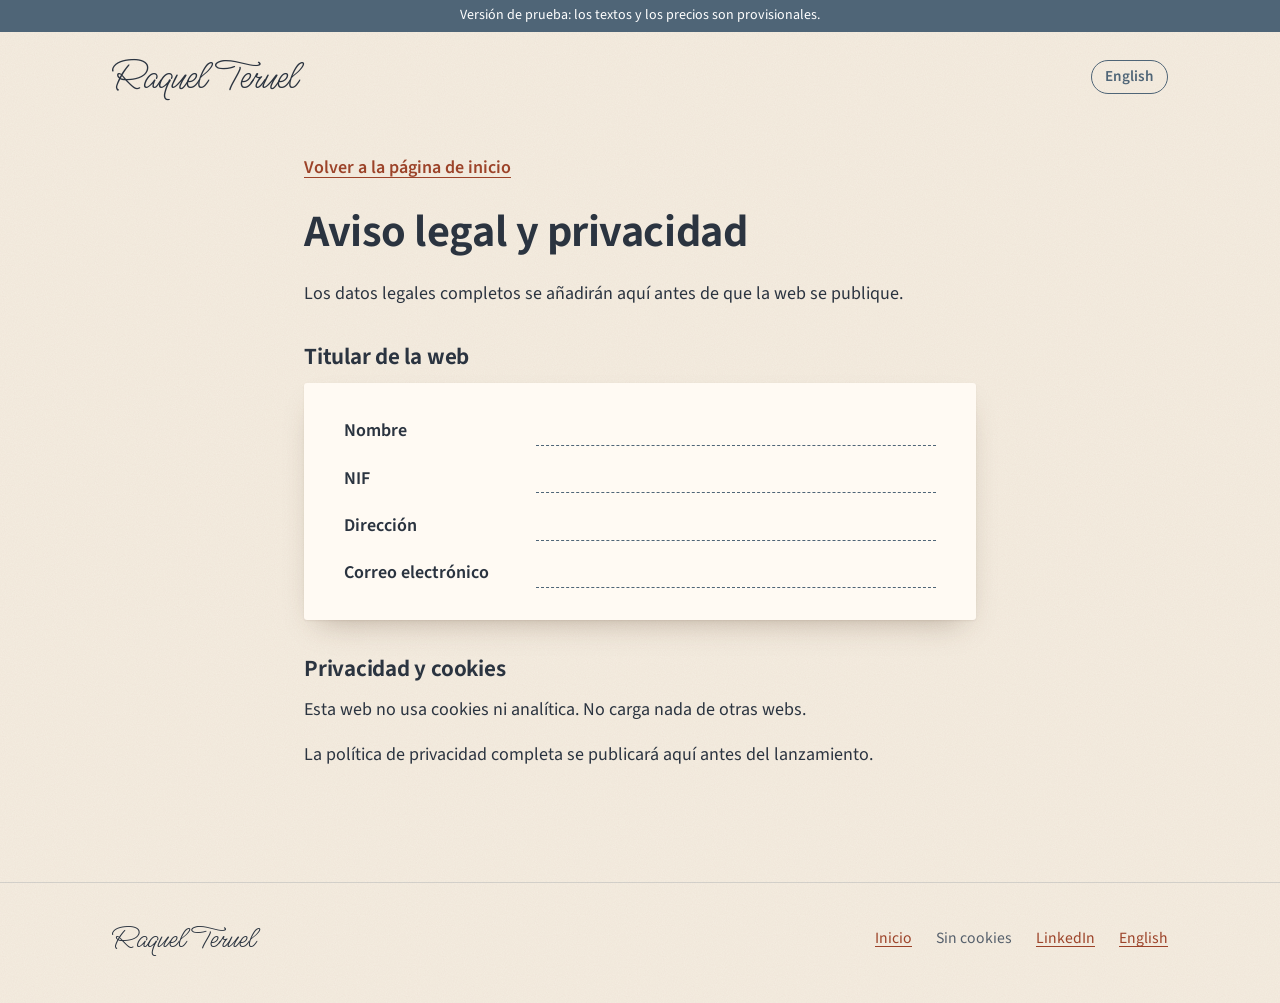
<file: es/legal.html>
<!doctype html>
<html lang="es">
<head>
<meta charset="utf-8">
<meta name="viewport" content="width=device-width, initial-scale=1">
<meta name="robots" content="noindex">
<title>Aviso legal y privacidad · Raquel Teruel</title>
<meta name="color-scheme" content="light dark">
<link rel="alternate" hreflang="en" href="../legal.html">
<link rel="alternate" hreflang="es" href="legal.html">
<link rel="alternate" hreflang="x-default" href="../legal.html">
<link rel="icon" href="../assets/favicon.svg" type="image/svg+xml">
<link rel="stylesheet" href="../assets/style.css">
</head>
<body>
<a class="skip" href="#main">Saltar al contenido</a>

<p class="test-banner">Versión de prueba: los textos y los precios son provisionales.</p>

<header class="site-header">
  <div class="wrap header-inner">
    <a class="wordmark" href="index.html" aria-label="Raquel Teruel, página de inicio">Raquel Teruel</a>
    <div class="header-tools">
      <a class="lang" href="../legal.html" hreflang="en" lang="en">English</a>
    </div>
  </div>
</header>

<main id="main" class="legal">
  <div class="wrap legal-wrap">
    <a class="back" href="index.html">Volver a la página de inicio</a>
    <h1>Aviso legal y privacidad</h1>
    <p>Los datos legales completos se añadirán aquí antes de que la web se publique.</p>

    <h2>Titular de la web</h2>
    <div class="slots-card">
      <dl class="slots">
        <div><dt>Nombre</dt><dd><span class="vh">Pendiente</span></dd></div>
        <div><dt>NIF</dt><dd><span class="vh">Pendiente</span></dd></div>
        <div><dt>Dirección</dt><dd><span class="vh">Pendiente</span></dd></div>
        <div><dt>Correo electrónico</dt><dd><span class="vh">Pendiente</span></dd></div>
      </dl>
    </div>

    <h2>Privacidad y cookies</h2>
    <p>Esta web no usa cookies ni analítica. No carga nada de otras webs.</p>
    <p>La política de privacidad completa se publicará aquí antes del lanzamiento.</p>
  </div>
</main>

<footer class="site-footer">
  <div class="wrap footer-inner">
    <p class="footer-name">Raquel Teruel</p>
    <ul class="footer-links">
      <li><a href="index.html">Inicio</a></li>
      <li>Sin cookies</li>
      <li><a href="https://www.linkedin.com/in/raquelteruel/" rel="noopener">LinkedIn</a></li>
      <li><a href="../legal.html" hreflang="en" lang="en">English</a></li>
    </ul>
  </div>
</footer>
</body>
</html>
</file>
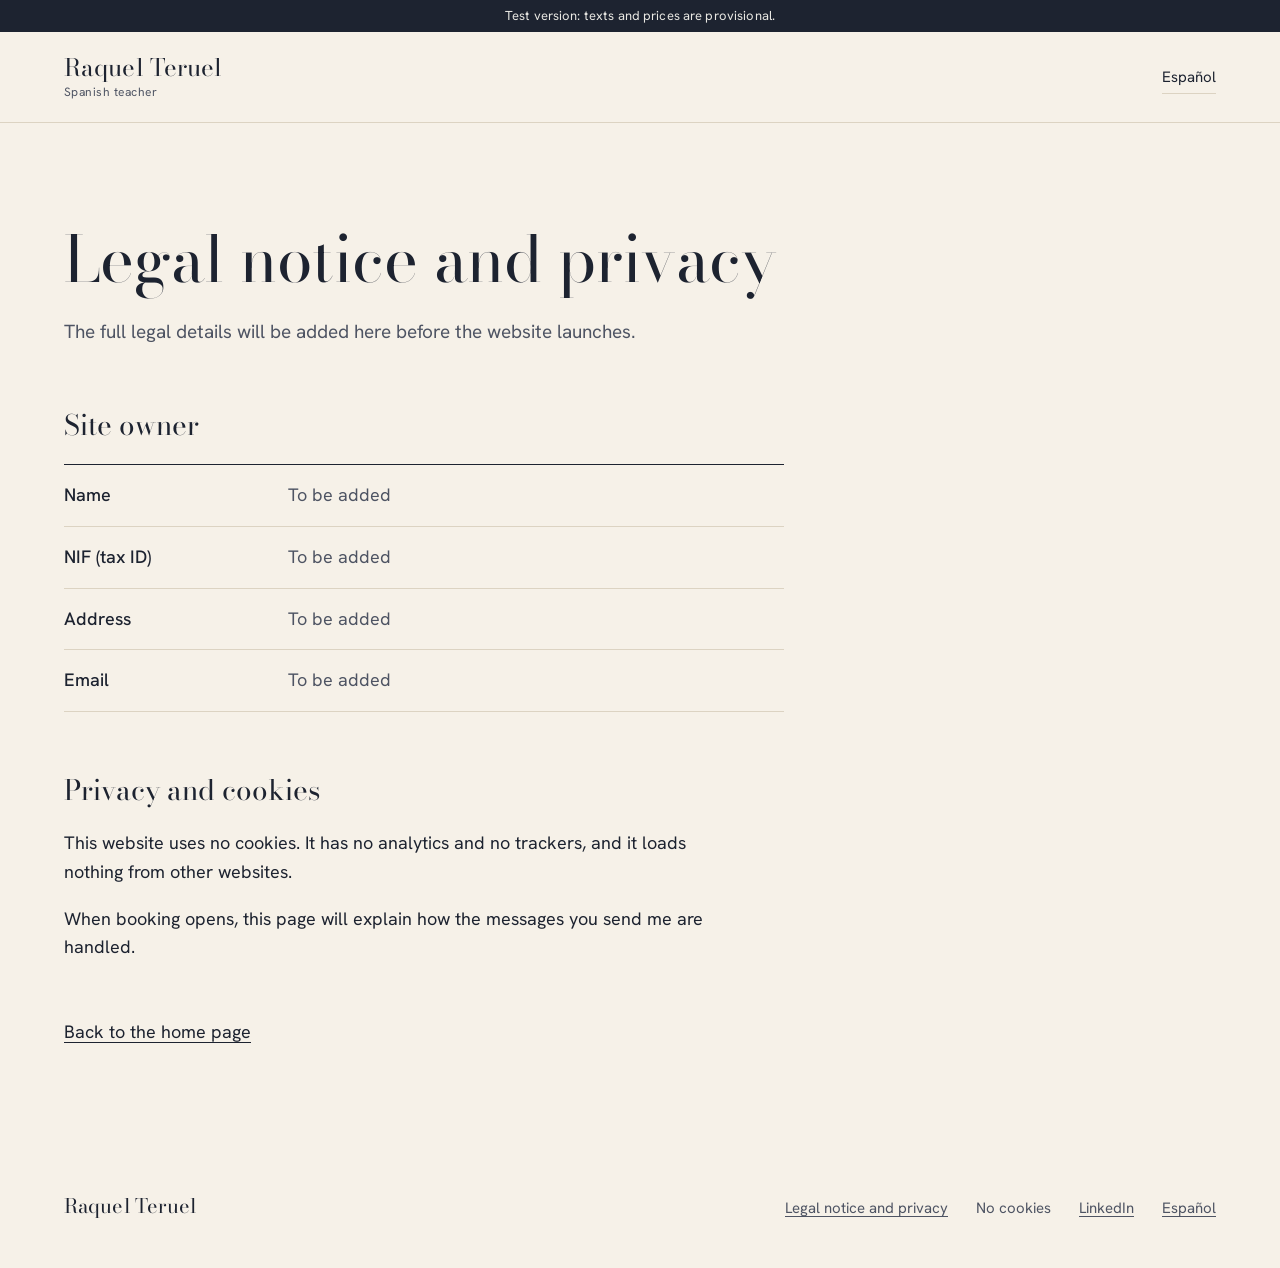
<file: opcion-2/legal.html>
<!doctype html>
<html lang="en">
<head>
  <meta charset="utf-8">
  <meta name="viewport" content="width=device-width, initial-scale=1">
  <meta name="robots" content="noindex">
  <title>Legal notice and privacy | Raquel Teruel</title>
  <meta name="color-scheme" content="light dark">
  <link rel="alternate" hreflang="en" href="legal.html">
  <link rel="alternate" hreflang="es" href="es/legal.html">
  <link rel="alternate" hreflang="x-default" href="legal.html">
  <link rel="icon" href="assets/favicon.svg" type="image/svg+xml">
  <link rel="stylesheet" href="assets/style.css">
</head>
<body>
  <a class="skip" href="#main">Skip to content</a>

  <div class="test-banner" role="note">
    <p>Test version: texts and prices are provisional.</p>
  </div>

  <header class="site-header">
    <div class="wrap header-row">
      <a class="wordmark" href="index.html">Raquel Teruel<span>Spanish teacher</span></a>
      <div class="header-tools">
        <a class="lang" href="es/legal.html" hreflang="es" lang="es">Español</a>
      </div>
    </div>
  </header>

  <main id="main" class="legal">
    <div class="wrap">
      <h1>Legal notice and privacy</h1>
      <p class="lede">The full legal details will be added here before the website launches.</p>

      <h2>Site owner</h2>
      <dl class="legal-slots">
        <div><dt>Name</dt><dd>To be added</dd></div>
        <div><dt>NIF (tax ID)</dt><dd>To be added</dd></div>
        <div><dt>Address</dt><dd>To be added</dd></div>
        <div><dt>Email</dt><dd>To be added</dd></div>
      </dl>

      <h2>Privacy and cookies</h2>
      <p>This website uses no cookies. It has no analytics and no trackers, and it loads nothing from other websites.</p>
      <p>When booking opens, this page will explain how the messages you send me are handled.</p>

      <p class="back"><a href="index.html">Back to the home page</a></p>
    </div>
  </main>

  <footer class="site-footer">
    <div class="wrap footer-row">
      <a class="wordmark" href="index.html">Raquel Teruel</a>
      <ul class="footer-links">
        <li><a href="legal.html" aria-current="page">Legal notice and privacy</a></li>
        <li>No cookies</li>
        <li><a href="https://www.linkedin.com/in/raquelteruel/" rel="noopener">LinkedIn</a></li>
        <li><a href="es/legal.html" hreflang="es" lang="es">Español</a></li>
      </ul>
    </div>
  </footer>
</body>
</html>
</file>
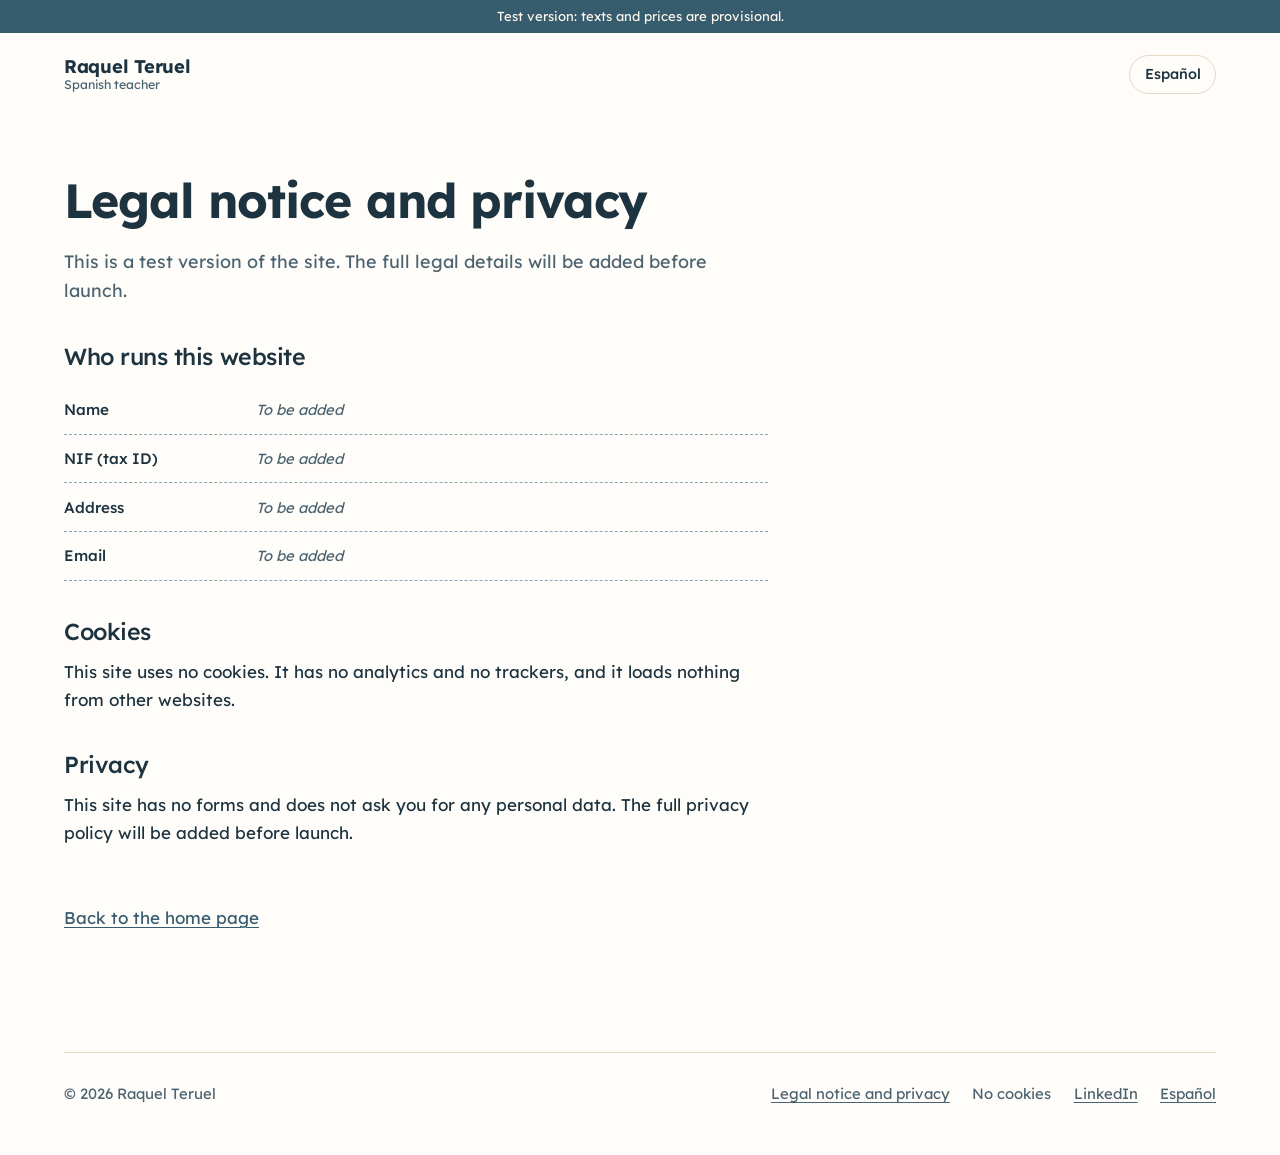
<file: opcion-3/legal.html>
<!doctype html>
<html lang="en">
<head>
<meta charset="utf-8">
<meta name="viewport" content="width=device-width, initial-scale=1">
<meta name="robots" content="noindex">
<title>Legal notice and privacy: Raquel Teruel</title>
<meta name="description" content="Legal notice and privacy for the website of Raquel Teruel, Spanish teacher.">
<meta name="color-scheme" content="light dark">
<meta name="theme-color" content="#FFFDF9" media="(prefers-color-scheme: light)">
<meta name="theme-color" content="#10232D" media="(prefers-color-scheme: dark)">
<link rel="alternate" hreflang="en" href="legal.html">
<link rel="alternate" hreflang="es" href="es/legal.html">
<link rel="alternate" hreflang="x-default" href="legal.html">
<link rel="stylesheet" href="assets/style.css">
<link rel="icon" href="assets/sun.svg" type="image/svg+xml">
</head>
<body>
<a class="skip" href="#main">Skip to content</a>
<p class="test-banner">Test version: texts and prices are provisional.</p>

<header class="site-header">
  <div class="wrap header-row">
    <a class="wordmark" href="index.html" aria-label="Raquel Teruel, home">
      <span class="wordmark-name">Raquel Teruel</span><span class="wordmark-sub">Spanish teacher</span>
    </a>
    <div class="header-actions">
      <a class="lang" href="es/legal.html" hreflang="es" lang="es">Español</a>
    </div>
  </div>
</header>

<main id="main" class="legal">
  <div class="wrap">
    <div class="legal-inner">
      <h1>Legal notice and privacy</h1>
      <p class="lead">This is a test version of the site. The full legal details will be added before launch.</p>

      <h2>Who runs this website</h2>
      <dl class="slots">
          <div><dt>Name</dt><dd>To be added</dd></div>
          <div><dt>NIF (tax ID)</dt><dd>To be added</dd></div>
          <div><dt>Address</dt><dd>To be added</dd></div>
          <div><dt>Email</dt><dd>To be added</dd></div>
      </dl>

      <h2>Cookies</h2>
      <p>This site uses no cookies. It has no analytics and no trackers, and it loads nothing from other websites.</p>

      <h2>Privacy</h2>
      <p>This site has no forms and does not ask you for any personal data. The full privacy policy will be added before launch.</p>

      <a class="back" href="index.html">Back to the home page</a>
    </div>
  </div>
</main>

<footer class="site-footer">
  <div class="wrap footer-row">
    <span>© 2026 Raquel Teruel</span>
    <ul class="footer-links">
      <li><a href="legal.html" aria-current="page">Legal notice and privacy</a></li>
      <li>No cookies</li>
      <li><a href="https://www.linkedin.com/in/raquelteruel/" rel="noopener">LinkedIn</a></li>
      <li><a href="es/legal.html" hreflang="es" lang="es">Español</a></li>
    </ul>
  </div>
</footer>
</body>
</html>
</file>
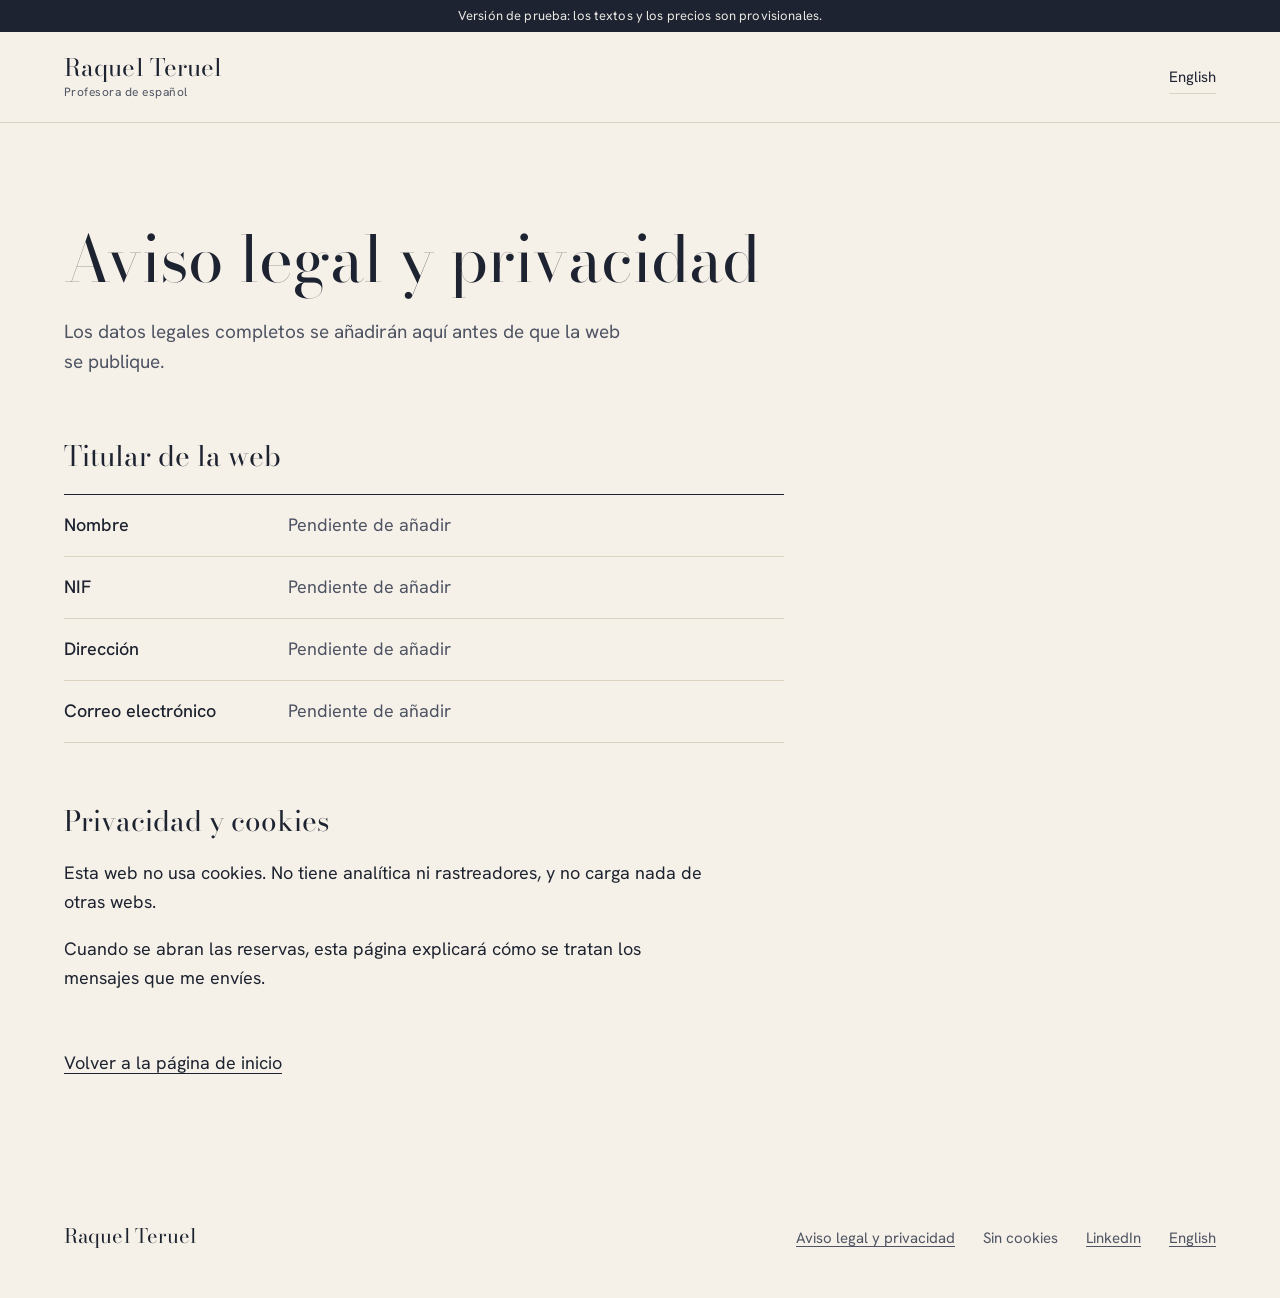
<file: opcion-2/es/legal.html>
<!doctype html>
<html lang="es">
<head>
  <meta charset="utf-8">
  <meta name="viewport" content="width=device-width, initial-scale=1">
  <meta name="robots" content="noindex">
  <title>Aviso legal y privacidad | Raquel Teruel</title>
  <meta name="color-scheme" content="light dark">
  <link rel="alternate" hreflang="en" href="../legal.html">
  <link rel="alternate" hreflang="es" href="legal.html">
  <link rel="alternate" hreflang="x-default" href="../legal.html">
  <link rel="icon" href="../assets/favicon.svg" type="image/svg+xml">
  <link rel="stylesheet" href="../assets/style.css">
</head>
<body>
  <a class="skip" href="#main">Saltar al contenido</a>

  <div class="test-banner" role="note">
    <p>Versión de prueba: los textos y los precios son provisionales.</p>
  </div>

  <header class="site-header">
    <div class="wrap header-row">
      <a class="wordmark" href="index.html">Raquel Teruel<span>Profesora de español</span></a>
      <div class="header-tools">
        <a class="lang" href="../legal.html" hreflang="en" lang="en">English</a>
      </div>
    </div>
  </header>

  <main id="main" class="legal">
    <div class="wrap">
      <h1>Aviso legal y privacidad</h1>
      <p class="lede">Los datos legales completos se añadirán aquí antes de que la web se publique.</p>

      <h2>Titular de la web</h2>
      <dl class="legal-slots">
        <div><dt>Nombre</dt><dd>Pendiente de añadir</dd></div>
        <div><dt>NIF</dt><dd>Pendiente de añadir</dd></div>
        <div><dt>Dirección</dt><dd>Pendiente de añadir</dd></div>
        <div><dt>Correo electrónico</dt><dd>Pendiente de añadir</dd></div>
      </dl>

      <h2>Privacidad y cookies</h2>
      <p>Esta web no usa cookies. No tiene analítica ni rastreadores, y no carga nada de otras webs.</p>
      <p>Cuando se abran las reservas, esta página explicará cómo se tratan los mensajes que me envíes.</p>

      <p class="back"><a href="index.html">Volver a la página de inicio</a></p>
    </div>
  </main>

  <footer class="site-footer">
    <div class="wrap footer-row">
      <a class="wordmark" href="index.html">Raquel Teruel</a>
      <ul class="footer-links">
        <li><a href="legal.html" aria-current="page">Aviso legal y privacidad</a></li>
        <li>Sin cookies</li>
        <li><a href="https://www.linkedin.com/in/raquelteruel/" rel="noopener">LinkedIn</a></li>
        <li><a href="../legal.html" hreflang="en" lang="en">English</a></li>
      </ul>
    </div>
  </footer>
</body>
</html>
</file>
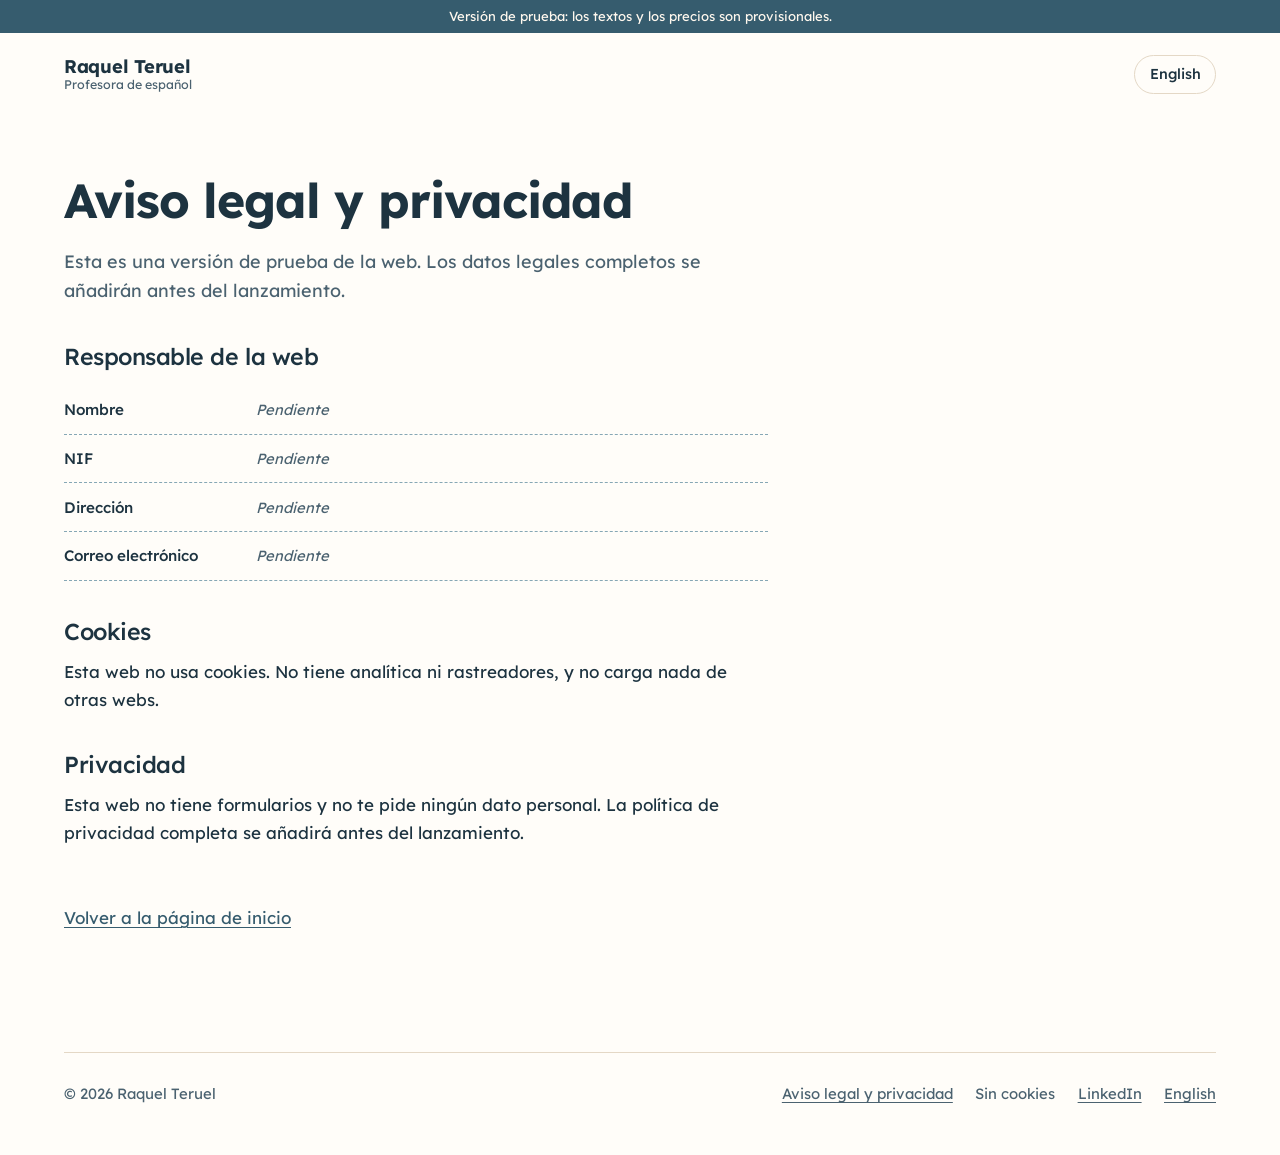
<file: opcion-3/es/legal.html>
<!doctype html>
<html lang="es">
<head>
<meta charset="utf-8">
<meta name="viewport" content="width=device-width, initial-scale=1">
<meta name="robots" content="noindex">
<title>Aviso legal y privacidad: Raquel Teruel</title>
<meta name="description" content="Aviso legal y privacidad de la web de Raquel Teruel, profesora de español.">
<meta name="color-scheme" content="light dark">
<meta name="theme-color" content="#FFFDF9" media="(prefers-color-scheme: light)">
<meta name="theme-color" content="#10232D" media="(prefers-color-scheme: dark)">
<link rel="alternate" hreflang="en" href="../legal.html">
<link rel="alternate" hreflang="es" href="legal.html">
<link rel="alternate" hreflang="x-default" href="../legal.html">
<link rel="stylesheet" href="../assets/style.css">
<link rel="icon" href="../assets/sun.svg" type="image/svg+xml">
</head>
<body>
<a class="skip" href="#main">Saltar al contenido</a>
<p class="test-banner">Versión de prueba: los textos y los precios son provisionales.</p>

<header class="site-header">
  <div class="wrap header-row">
    <a class="wordmark" href="index.html" aria-label="Raquel Teruel, inicio">
      <span class="wordmark-name">Raquel Teruel</span><span class="wordmark-sub">Profesora de español</span>
    </a>
    <div class="header-actions">
      <a class="lang" href="../legal.html" hreflang="en" lang="en">English</a>
    </div>
  </div>
</header>

<main id="main" class="legal">
  <div class="wrap">
    <div class="legal-inner">
      <h1>Aviso legal y privacidad</h1>
      <p class="lead">Esta es una versión de prueba de la web. Los datos legales completos se añadirán antes del lanzamiento.</p>

      <h2>Responsable de la web</h2>
      <dl class="slots">
          <div><dt>Nombre</dt><dd>Pendiente</dd></div>
          <div><dt>NIF</dt><dd>Pendiente</dd></div>
          <div><dt>Dirección</dt><dd>Pendiente</dd></div>
          <div><dt>Correo electrónico</dt><dd>Pendiente</dd></div>
      </dl>

      <h2>Cookies</h2>
      <p>Esta web no usa cookies. No tiene analítica ni rastreadores, y no carga nada de otras webs.</p>

      <h2>Privacidad</h2>
      <p>Esta web no tiene formularios y no te pide ningún dato personal. La política de privacidad completa se añadirá antes del lanzamiento.</p>

      <a class="back" href="index.html">Volver a la página de inicio</a>
    </div>
  </div>
</main>

<footer class="site-footer">
  <div class="wrap footer-row">
    <span>© 2026 Raquel Teruel</span>
    <ul class="footer-links">
      <li><a href="legal.html" aria-current="page">Aviso legal y privacidad</a></li>
      <li>Sin cookies</li>
      <li><a href="https://www.linkedin.com/in/raquelteruel/" rel="noopener">LinkedIn</a></li>
      <li><a href="../legal.html" hreflang="en" lang="en">English</a></li>
    </ul>
  </div>
</footer>
</body>
</html>
</file>
<file: assets/style.css>
/* Raquel Teruel: design 1, "Cuaderno cálido" (warm notebook).
   Fonts are self-hosted. No external requests. */

@font-face {
  font-family: "Source Sans 3";
  src: url("fonts/source-sans-3-latin-wght-normal.woff2") format("woff2");
  font-weight: 200 900;
  font-style: normal;
  font-display: swap;
}
@font-face {
  font-family: "Source Sans 3";
  src: url("fonts/source-sans-3-latin-wght-italic.woff2") format("woff2");
  font-weight: 200 900;
  font-style: italic;
  font-display: swap;
}
@font-face {
  font-family: "Ms Madi";
  src: url("fonts/ms-madi-latin-400-normal.woff2") format("woff2");
  font-weight: 400;
  font-style: normal;
  font-display: swap;
}

/* ---------- Tokens ---------- */
:root {
  --paper: #F5EDE1;        /* cream page */
  --paper-2: #EBDDC9;      /* sand band */
  --card: #FFFAF3;         /* index card */
  --ink: #2B3440;          /* slate ink, body text */
  --ink-soft: #56606C;     /* secondary text */
  --terra: #9C4329;        /* terracotta for text and links */
  --terra-btn: #A84B2F;    /* terracotta for filled buttons */
  --on-terra: #FFF8F0;
  --coral: #E58F74;        /* decorative coral */
  --peach: #F4CDB6;        /* soft peach */
  --blue: #4F6577;         /* blue-grey for text */
  --mist: #D3DDE4;         /* blue-grey, tape and fills */
  --rule: rgba(79, 101, 119, 0.2);
  --margin-line: rgba(214, 120, 92, 0.75);
  --polaroid: #FFFDF8;
  --polaroid-ink: #2B3440;
  --banner-bg: #4F6577;
  --banner-ink: #FFFFFF;
  --focus: #9C4329;        /* terracotta ring, about 6:1 on paper */
  --panel: #3F5163;        /* blue-grey ink panel */
  --panel-ink: #FBF4EA;
  --panel-ink-2: #D9E2E9;
  --panel-rule: rgba(251, 244, 234, 0.2);
  --tile-bg: #EBDDC9;
  --tile-a: #8FA3B4;
  --tile-b: #E58F74;
  --tile-c: #F5EDE1;
  --shadow: 0 1px 2px rgba(74, 48, 28, 0.08), 0 14px 30px -14px rgba(74, 48, 28, 0.35);
  --grain: url("data:image/svg+xml,%3Csvg xmlns='http://www.w3.org/2000/svg' width='220' height='220'%3E%3Cfilter id='n'%3E%3CfeTurbulence type='fractalNoise' baseFrequency='.9' numOctaves='3' stitchTiles='stitch'/%3E%3CfeColorMatrix values='0 0 0 0 .42 0 0 0 0 .3 0 0 0 0 .2 0 0 0 .09 0'/%3E%3C/filter%3E%3Crect width='100%25' height='100%25' filter='url(%23n)'/%3E%3C/svg%3E");

  --sans: "Source Sans 3", "Segoe UI", "Helvetica Neue", Arial, sans-serif;
  --script: "Ms Madi", "Brush Script MT", cursive;
  --line: 1.75rem;         /* notebook rhythm */
  --wrap: 70rem;
  color-scheme: light dark;
}

@media (prefers-color-scheme: dark) {
  :root {
    --paper: #1E2329;      /* evening desk, slate */
    --paper-2: #252B32;
    --card: #2C333B;
    --ink: #F0E7DA;
    --ink-soft: #BFB6A9;
    --terra: #F0A086;
    --terra-btn: #EE9A7E;
    --on-terra: #2A1A14;
    --coral: #E8957A;
    --peach: #6B4336;
    --blue: #9FB4C4;
    --mist: #4A5A68;
    --rule: rgba(159, 180, 196, 0.14);
    --margin-line: rgba(232, 149, 122, 0.45);
    --polaroid: #E6DCCC;
    --polaroid-ink: #2B3440;
    --banner-bg: #2C333B;
    --banner-ink: #E5DCCF;
    --focus: #F0A086;
    --panel: #3A4B5B;
    --panel-ink: #F4ECE0;
    --panel-ink-2: #C9D3DB;
    --panel-rule: rgba(244, 236, 224, 0.16);
    --tile-bg: #2C333B;
    --tile-a: #5E7385;
    --tile-b: #C77B63;
    --tile-c: #1E2329;
    --shadow: 0 1px 2px rgba(0, 0, 0, 0.3), 0 16px 34px -16px rgba(0, 0, 0, 0.7);
    --grain: url("data:image/svg+xml,%3Csvg xmlns='http://www.w3.org/2000/svg' width='220' height='220'%3E%3Cfilter id='n'%3E%3CfeTurbulence type='fractalNoise' baseFrequency='.9' numOctaves='3' stitchTiles='stitch'/%3E%3CfeColorMatrix values='0 0 0 0 1 0 0 0 0 .95 0 0 0 0 .9 0 0 0 .04 0'/%3E%3C/filter%3E%3Crect width='100%25' height='100%25' filter='url(%23n)'/%3E%3C/svg%3E");
  }
}

/* ---------- Base ---------- */
*, *::before, *::after { box-sizing: border-box; }
html { -webkit-text-size-adjust: 100%; scroll-behavior: smooth; }
body {
  margin: 0;
  font-family: var(--sans);
  font-size: 1.0625rem;
  line-height: 1.65;
  color: var(--ink);
  background-color: var(--paper);
  background-image: var(--grain);
  font-kerning: normal;
  text-rendering: optimizeLegibility;
}
img, svg { display: block; max-width: 100%; }
h1, h2, h3 { line-height: 1.15; margin: 0; font-weight: 650; letter-spacing: -0.01em; text-wrap: balance; }
h2 { font-size: clamp(1.85rem, 1.4rem + 1.9vw, 2.6rem); margin-bottom: 1rem; }
h3 { font-size: 1.25rem; font-weight: 640; }
p { margin: 0 0 1rem; text-wrap: pretty; }
ul, ol { margin: 0; padding: 0; list-style: none; }
a { color: var(--terra); text-decoration-thickness: 1px; text-underline-offset: 0.2em; }
a:hover { text-decoration-thickness: 2px; }
:focus-visible { outline: 3px solid var(--focus); outline-offset: 3px; border-radius: 3px; }
cite { font-style: italic; }

.wrap { width: 100%; max-width: var(--wrap); margin: 0 auto; padding: 0 1.25rem; }

.skip {
  position: absolute; left: 1rem; top: -4rem; z-index: 10;
  background: var(--ink); color: var(--paper); padding: 0.6rem 1rem; border-radius: 6px;
}
.skip:focus { top: 1rem; }

/* ---------- Test banner ---------- */
.test-banner {
  margin: 0;
  background: var(--banner-bg);
  color: var(--banner-ink);
  font-size: 0.875rem;
  line-height: 1.4;
  text-align: center;
  padding: 0.4rem 1rem;
}

/* ---------- Header ---------- */
.site-header { padding: 1rem 0 0.5rem; }
.header-inner {
  display: grid;
  grid-template-columns: 1fr auto;
  grid-template-areas: "mark tools" "nav nav";
  align-items: center;
  row-gap: 0.25rem;
}
.wordmark {
  grid-area: mark;
  font-family: var(--script);
  font-size: 2rem;
  line-height: 1.1;
  color: var(--ink);
  white-space: nowrap;
  text-decoration: none;
  padding-top: 0.2rem;
}
.site-nav { grid-area: nav; overflow-x: auto; margin: 0 -1.25rem; padding: 0 1.25rem; scrollbar-width: none; }
.site-nav ul::after { content: ""; flex: none; width: 0.25rem; } /* breathing room at the end of the row */
.site-nav::-webkit-scrollbar { display: none; }
.site-nav ul { display: flex; gap: 1.25rem; white-space: nowrap; padding: 0.35rem 0; }
.site-nav a { color: var(--ink); text-decoration: none; font-weight: 500; font-size: 1rem; }
.site-nav a:hover { color: var(--terra); text-decoration: underline; }
.header-tools { grid-area: tools; display: flex; align-items: center; gap: 0.5rem; }
.lang {
  font-size: 0.95rem;
  font-weight: 600;
  color: var(--blue);
  text-decoration: none;
  border: 1.5px solid currentColor;
  border-radius: 999px;
  padding: 0.2rem 0.85rem;
}
.lang:hover { color: var(--terra); }

/* ---------- Buttons ---------- */
.btn {
  display: inline-block;
  font: inherit;
  font-weight: 620;
  font-size: 1.05rem;
  line-height: 1.3;
  text-decoration: none;
  padding: 0.85rem 1.4rem;
  border-radius: 10px;
  border: 2px solid transparent;
  transition: background-color 0.15s ease, transform 0.15s ease;
}
.btn-primary { background: var(--terra-btn); color: var(--on-terra); box-shadow: 0 2px 0 rgba(90, 36, 20, 0.35); }
.btn-primary:hover { background: var(--terra); }
.btn-primary:active { transform: translateY(1px); }
.btn-outline { color: var(--ink); border-color: var(--blue); background: var(--card); }
.btn-outline:hover { border-color: var(--terra); color: var(--terra); }
.btn-link { font-weight: 600; }
.btn-small { font-size: 0.95rem; padding: 0.4rem 0.85rem; border-radius: 8px; background: var(--terra-btn); color: var(--on-terra); white-space: nowrap; }
.btn-small:hover { background: var(--terra); }
.cta-long, .lang-long { display: none; }

/* ---------- Hero ---------- */
.hero { padding: 2rem 0 3.5rem; }
.hero-grid { display: grid; gap: 2.75rem; align-items: center; }
.hero h1 {
  font-size: clamp(2.15rem, 1.5rem + 2.9vw, 3.5rem);
  font-weight: 700;
  letter-spacing: -0.02em;
  line-height: 1.05;
  max-width: 17ch;
  margin-bottom: 1.25rem;
}
.lede { font-size: 1.15rem; color: var(--ink-soft); max-width: 36rem; margin-bottom: 1.75rem; }
.hero-actions { display: flex; flex-wrap: wrap; align-items: center; gap: 1rem 1.5rem; margin-bottom: 2rem; }
.trust {
  display: flex; flex-wrap: wrap; gap: 0.4rem 1.4rem;
  font-weight: 600; font-size: 1rem; color: var(--blue);
}
.trust li { position: relative; padding-left: 1rem; }
.trust li::before {
  content: ""; position: absolute; left: 0; top: 0.62em;
  width: 0.42rem; height: 0.42rem; border-radius: 50%; background: var(--coral);
}

/* Polaroid: the one memorable object on the page */
.polaroid {
  position: relative;
  margin: 0 auto;
  width: min(68%, 21rem);
  background: var(--polaroid);
  padding: 0.9rem 0.9rem 0;
  box-shadow: var(--shadow);
  transform: rotate(-3deg);
  animation: settle 0.9s cubic-bezier(.2,.7,.2,1) 0.15s both;
}
.polaroid-photo { width: 100%; height: auto; aspect-ratio: 1; }
.polaroid figcaption {
  font-family: var(--script);
  font-size: 2.3rem;
  line-height: 1;
  color: var(--polaroid-ink);
  text-align: center;
  padding: 1rem 0 1.3rem;
}
@keyframes settle {
  from { transform: rotate(3deg); }
  to { transform: rotate(-3deg); }
}
@media (prefers-color-scheme: dark) {
  .polaroid-photo { filter: saturate(0.85) brightness(0.92); }
}

/* Washi tape */
.tape {
  position: absolute;
  width: 6.5rem; height: 1.7rem;
  background: rgba(201, 214, 224, 0.82);
  clip-path: polygon(2% 8%, 7% 0, 14% 7%, 22% 0, 31% 6%, 41% 0, 50% 7%, 60% 0, 70% 6%, 79% 0, 88% 7%, 96% 0, 100% 10%, 98% 92%, 92% 100%, 84% 93%, 75% 100%, 66% 94%, 56% 100%, 46% 93%, 36% 100%, 26% 94%, 17% 100%, 8% 93%, 0 98%);
  z-index: 2;
}
.tape-a { top: -0.8rem; left: -1.4rem; transform: rotate(-32deg); }
.tape-b { top: -0.8rem; right: -1.4rem; transform: rotate(28deg); background: rgba(244, 205, 182, 0.85); }
@media (prefers-color-scheme: dark) {
  .tape { background: rgba(159, 180, 196, 0.55); }
  .tape-b { background: rgba(232, 149, 122, 0.55); }
}

/* ---------- Sections ---------- */
.section { padding: 4rem 0; }
.section-intro { color: var(--ink-soft); font-size: 1.1rem; margin-bottom: 2rem; }

/* Ruled notebook page */
.ruled {
  position: relative;
  background-color: var(--card);
  background-image: linear-gradient(to bottom, transparent calc(var(--line) - 1px), var(--rule) calc(var(--line) - 1px), var(--rule) var(--line));
  background-size: 100% var(--line);
  background-position: 0 calc(var(--line) * 1.5 - 0.35rem);
  padding: calc(var(--line) * 1.5) 1.25rem var(--line) 2.6rem;
  line-height: var(--line);
  box-shadow: var(--shadow);
  border-radius: 3px;
}
.ruled::before { /* the notebook margin line */
  content: ""; position: absolute; top: 0; bottom: 0; left: 1.6rem;
  border-left: 1.5px solid var(--margin-line);
}
.ruled p { margin: 0 0 var(--line); max-width: 38rem; }

/* ---------- About ---------- */
.about { background: var(--paper-2); background-image: var(--grain); }
.about-grid { display: grid; gap: 2.5rem; }
.about-letter h2 { margin-bottom: 1.5rem; }
.about-letter em { font-style: italic; font-weight: 600; color: var(--terra); }
.signature {
  font-family: var(--script);
  font-size: 3.4rem;
  line-height: calc(var(--line) * 2);
  color: var(--terra);
  margin: calc(var(--line) * -0.5) 0 0 !important;
  height: calc(var(--line) * 2);
}
.credentials h3 { font-size: 1.3rem; margin-bottom: 1.25rem; color: var(--blue); }
.credentials li {
  display: grid; gap: 0.15rem;
  padding: 0.95rem 0 0.95rem 1.4rem;
  border-top: 1px solid var(--rule);
  position: relative;
}
.credentials li:last-child { border-bottom: 1px solid var(--rule); }
.credentials li::before {
  content: ""; position: absolute; left: 0; top: 1.45rem;
  width: 0.55rem; height: 0.55rem; border: 2px solid var(--coral); border-radius: 50%;
}
.credentials strong { font-weight: 640; line-height: 1.35; }
.credentials span { color: var(--ink-soft); font-size: 0.98rem; }

/* ---------- Lessons: index cards ---------- */
.cards { display: grid; gap: 1.5rem; }
.card {
  position: relative;
  background-color: var(--card);
  border-radius: 3px;
  box-shadow: var(--shadow);
  padding: 0 1.4rem 1.5rem;
}
.card h3 {
  min-height: 4rem;
  display: flex; align-items: flex-end;
  padding: 1.25rem 0 0.6rem;
  border-bottom: 2px solid var(--margin-line);
  margin-bottom: 0.35rem;
}
.card p { margin: 0.6rem 0 0; }

/* Business: the highlighted card is a blue-grey ink panel */
.card-featured {
  background: var(--panel);
  color: var(--panel-ink);
  padding: 2rem 1.4rem 1.5rem;
}
.card-featured h3 {
  font-size: clamp(1.55rem, 1.2rem + 1.3vw, 2.1rem);
  min-height: 0; display: block;
  padding: 0 0 0.8rem;
  border-bottom: 2px solid var(--coral);
  margin-bottom: 0.9rem;
}
.speciality {
  font-family: var(--script);
  font-size: 2.1rem;
  line-height: 1;
  color: var(--peach);
  margin: 0 0 0.4rem !important;
}
.featured-intro p { color: var(--panel-ink-2); }
.featured-list { margin-top: 1.5rem; border-top: 1px solid var(--panel-rule); }
.featured-list li { display: grid; gap: 0.1rem; padding: 0.85rem 0; border-bottom: 1px solid var(--panel-rule); }
.featured-list strong { font-weight: 640; font-size: 1.1rem; }
.featured-list span { color: var(--panel-ink-2); font-size: 0.98rem; line-height: 1.5; }
.tape-card { top: -0.75rem; right: 1.5rem; transform: rotate(4deg); width: 5.5rem; background: rgba(244, 205, 182, 0.85); }
@media (prefers-color-scheme: dark) {
  .speciality { color: var(--terra); }
  .tape-card { background: rgba(232, 149, 122, 0.55); }
}

/* ---------- Steps ---------- */
.steps { display: grid; gap: 2rem; counter-reset: step; margin-top: 2rem; }
.steps li {
  counter-increment: step;
  display: grid;
  grid-template-columns: 3.4rem 1fr;
  grid-template-rows: auto 1fr;
  align-content: start;
  column-gap: 1rem;
}
.steps li::before {
  content: counter(step);
  grid-row: span 2;
  height: 3.4rem;
  font-family: var(--script);
  font-size: 4.2rem;
  line-height: 0.8;
  color: var(--coral);
  text-align: center;
}
.steps h3 { margin-bottom: 0.4rem; align-self: start; padding-top: 0.35rem; }
.steps-cta { margin: 2.75rem 0 0; }
.steps p { color: var(--ink-soft); margin: 0; }

/* ---------- Method ---------- */
.method { background: var(--paper-2); background-image: var(--grain); }
.method-grid { display: grid; gap: 2.5rem; }
.method-intro p { font-size: 1.15rem; max-width: 30rem; }
.method-intro .quote {
  font-family: var(--script);
  font-size: clamp(3.2rem, 2.2rem + 4vw, 4.8rem);
  line-height: 1.05;
  color: var(--terra);
  margin: 0.5rem 0 0.25rem !important;
}
.method-intro .quote-translation { color: var(--ink-soft); font-style: italic; margin: 0; }
.method-points { display: grid; gap: 1.75rem; }
.point h3 { margin-bottom: 0.35rem; }
.point p { margin: 0; color: var(--ink-soft); }
.point-note {
  background: var(--card);
  border-left: 4px solid var(--blue);
  padding: 1.25rem 1.4rem;
  border-radius: 0 6px 6px 0;
}
.point-note p { color: var(--ink); }

/* ---------- Prices ---------- */
.price-sheet {
  position: relative;
  max-width: 44rem;
  margin: 0 auto;
  background: var(--card);
  box-shadow: var(--shadow);
  border-radius: 3px;
  padding: 2.25rem 1.4rem 2rem;
}
.stamp {
  position: absolute; top: 1.6rem; right: 1.1rem;
  margin: 0;
  font-weight: 700;
  font-size: 0.95rem;
  letter-spacing: 0.04em;
  color: var(--terra);
  border: 2px solid currentColor;
  outline: 1px solid currentColor;
  outline-offset: 2px;
  border-radius: 4px;
  padding: 0.15rem 0.6rem;
  transform: rotate(-7deg);
  opacity: 0.9;
}
.price-list { margin: 1.75rem 0 1.25rem; }
.price-row {
  display: flex; align-items: baseline; gap: 0.75rem;
  padding: 1rem 0;
  border-bottom: 1px dashed var(--rule);
}
.price-row:last-child { border-bottom: 0; }
.price-name { font-weight: 620; font-size: 1.1rem; display: flex; flex-direction: column; line-height: 1.3; }
.price-name small, .price-amount small { font-weight: 400; font-size: 0.92rem; color: var(--ink-soft); }
.price-row::after { /* dotted leader between name and price */
  content: ""; order: 1; flex: 1; min-width: 1rem;
  border-bottom: 2px dotted var(--rule);
  transform: translateY(-0.35rem);
}
.price-amount {
  order: 2;
  font-size: 1.6rem; font-weight: 700; letter-spacing: -0.01em;
  display: flex; flex-direction: column; align-items: flex-end; line-height: 1.1;
  font-variant-numeric: tabular-nums;
  white-space: nowrap;
}
.price-row-trial .price-amount { color: var(--terra); }
.price-note { color: var(--ink-soft); font-size: 0.98rem; margin-bottom: 1.5rem; }

/* ---------- Reviews placeholder ---------- */
.reviews-empty {
  border: 2px dashed rgba(79, 101, 119, 0.45);
  border-radius: 6px;
  padding: 1.75rem 1.5rem;
  max-width: 44rem;
  color: var(--ink-soft);
}
.reviews-empty p:last-child { margin: 0; }
@media (prefers-color-scheme: dark) { .reviews-empty { border-color: rgba(159, 180, 196, 0.4); } }

/* Split sections: heading on the left, content on the right (desktop) */
.split { display: grid; gap: 0.5rem 4rem; }
.split-head p { color: var(--ink-soft); margin-bottom: 1.5rem; max-width: 22rem; }

/* ---------- FAQ ---------- */
.faq details { border-top: 1px solid var(--rule); }
.faq details:last-of-type { border-bottom: 1px solid var(--rule); }
.faq summary {
  cursor: pointer;
  list-style: none;
  display: flex; justify-content: space-between; align-items: center; gap: 1rem;
  padding: 1.1rem 0;
  font-weight: 620; font-size: 1.12rem;
}
.faq summary::-webkit-details-marker { display: none; }
.faq summary::after {
  content: ""; flex: none;
  width: 0.7rem; height: 0.7rem;
  border-right: 2px solid var(--terra); border-bottom: 2px solid var(--terra);
  transform: rotate(45deg) translate(-2px, -2px);
  transition: transform 0.2s ease;
}
.faq details[open] summary::after { transform: rotate(-135deg) translate(-2px, -2px); }
.faq details p { color: var(--ink-soft); max-width: 40rem; padding-bottom: 0.5rem; }

/* ---------- Contact ---------- */
.contact-card {
  position: relative;
  max-width: 44rem;
  margin: 0 auto;
  background: var(--card);
  box-shadow: var(--shadow);
  border-radius: 3px;
  padding: 2.5rem 1.4rem 2rem;
  text-align: center;
}
.contact-card p { color: var(--ink-soft); max-width: 32rem; margin: 0 auto 1.75rem; }
.hand {
  font-family: var(--script);
  font-size: 2.6rem;
  line-height: 1;
  color: var(--terra);
  margin: 0 auto 0.4rem !important;
}
.tape-contact { top: -0.85rem; left: 50%; transform: translateX(-50%) rotate(-3deg); }
.contact-options { display: flex; flex-direction: column; align-items: center; gap: 1.25rem; }
.contact-options li { display: flex; flex-direction: column; align-items: center; gap: 0.3rem; }
.soon { font-size: 0.92rem; color: var(--ink-soft); }

/* ---------- Footer ---------- */
.svg-defs { position: absolute; width: 0; height: 0; overflow: hidden; }
.tiles { display: block; width: 100%; height: 30px; margin-top: 2rem; max-width: none; }
.t-bg { fill: var(--tile-bg); }
.t-a { fill: var(--tile-a); }
.t-b { fill: var(--tile-b); }
.t-c { fill: var(--tile-c); }
.site-footer { padding: 2.5rem 0 3rem; }
.legal + .site-footer { border-top: 1px solid var(--rule); margin-top: 2rem; }
.footer-inner { display: flex; flex-wrap: wrap; align-items: center; justify-content: space-between; gap: 1rem; }
.footer-name { font-family: var(--script); font-size: 2rem; line-height: 1; margin: 0; }
.footer-links { display: flex; flex-wrap: wrap; gap: 0.5rem 1.5rem; font-size: 0.98rem; color: var(--ink-soft); }

/* ---------- Legal page ---------- */
.legal { padding: 2.5rem 0 4rem; }
.legal-wrap { max-width: 46rem; }
.legal h1 { font-size: clamp(2rem, 1.5rem + 2vw, 2.8rem); margin-bottom: 1.25rem; }
.legal h2 { font-size: 1.45rem; margin: 2.25rem 0 0.75rem; }
.slots-card { background: var(--card); box-shadow: var(--shadow); border-radius: 3px; padding: 0.75rem 1.4rem 1.5rem; }
.slots { display: grid; gap: 0; margin: 0; }
.slots div { display: grid; grid-template-columns: 1fr; align-items: end; gap: 0.25rem; padding-top: 1.1rem; }
.slots dt { font-weight: 620; }
.slots dd { margin: 0; height: 1.6rem; border-bottom: 1.5px dashed var(--blue); }
.back { display: inline-block; margin-bottom: 1.5rem; font-weight: 600; }

/* ---------- Larger screens ---------- */
@media (min-width: 48rem) {
  body { font-size: 1.125rem; }
  .wrap { padding: 0 2rem; }
  .site-header { padding: 1.25rem 0 0.75rem; }
  .header-inner { grid-template-columns: auto 1fr auto; grid-template-areas: "mark nav tools"; column-gap: 2rem; }
  .header-tools { gap: 1.25rem; }
  .lang-long { display: inline; }
  .lang-short { display: none; }
  .site-nav { margin: 0; padding: 0; justify-self: end; }
  .wordmark { font-size: 2.6rem; }
  .hero { padding: 3.5rem 0 5rem; }
  .hero-grid { grid-template-columns: 1.25fr 0.9fr; gap: 4rem; }
  .polaroid { width: min(100%, 23rem); }
  .section { padding: 5.5rem 0; }
  .about-grid { grid-template-columns: 1.4fr 1fr; gap: 4rem; align-items: start; }
  .credentials { padding-top: 4.5rem; }
  .ruled { padding-left: 3.5rem; padding-right: 2rem; }
  .ruled::before { left: 2.4rem; }
  .cards { grid-template-columns: repeat(3, 1fr); gap: 1.75rem; }
  .card-featured { grid-column: 1 / -1; padding: 2.5rem 2.75rem 2.25rem; display: grid; grid-template-columns: 1fr 1.1fr; column-gap: 3.5rem; align-items: start; }
  .featured-list { margin-top: 0.4rem; }
  .steps { grid-template-columns: repeat(3, 1fr); gap: 2.5rem; }
  .method-grid { grid-template-columns: 1fr 1.25fr; gap: 4rem; align-items: start; }
  .method-points { padding-top: 0.6rem; }
  .method-points { grid-template-columns: 1fr 1fr; gap: 2rem 2.25rem; }
  .point-note { grid-column: 1 / -1; }
  .price-sheet { padding: 2.75rem 3rem 2.5rem; }
  .stamp { top: 2.4rem; right: 2.5rem; font-size: 1.05rem; }
  .contact-card { padding: 3rem 3rem 2.5rem; }
  .slots-card { padding: 1rem 2.5rem 2rem; }
  .slots div { grid-template-columns: 11rem 1fr; gap: 1rem; }
  .split { grid-template-columns: 1fr 2fr; }
  .split-head p { margin-bottom: 0; }
  .contact-options { flex-direction: row; justify-content: center; align-items: flex-start; gap: 1.5rem; }
}

@media (min-width: 64rem) {
  .cta-long { display: inline; }
  .cta-short { display: none; }
}

/* ---------- Reduced motion ---------- */
@media (prefers-reduced-motion: reduce) {
  html { scroll-behavior: auto; }
  *, *::before, *::after { animation: none !important; transition: none !important; }
}

.vh { position: absolute; width: 1px; height: 1px; overflow: hidden; clip: rect(0 0 0 0); clip-path: inset(50%); white-space: nowrap; }
</file>
<file: opcion-2/assets/style.css>
/* Raquel Teruel, design 2 "Elegancia sobria".
   Fonts: Bodoni Moda (display, variable with optical size), Hanken Grotesk (text)
   and Mrs Saint Delafield (the handwritten accent: caption and signature only).
   All under the SIL Open Font License, self-hosted. */

@font-face {
  font-family: "Bodoni Moda";
  src: url("fonts/bodoni-moda-var.woff2") format("woff2");
  font-weight: 400 900;
  font-style: normal;
  font-display: swap;
}
@font-face {
  font-family: "Bodoni Moda";
  src: url("fonts/bodoni-moda-var-italic.woff2") format("woff2");
  font-weight: 400 900;
  font-style: italic;
  font-display: swap;
}
@font-face {
  font-family: "Mrs Saint Delafield";
  src: url("fonts/mrs-saint-delafield-latin.woff2") format("woff2");
  font-weight: 400;
  font-style: normal;
  font-display: swap;
}
@font-face {
  font-family: "Hanken Grotesk";
  src: url("fonts/hanken-grotesk-var.woff2") format("woff2");
  font-weight: 100 900;
  font-style: normal;
  font-display: swap;
}

/* ---------- Tokens ---------- */
:root {
  color-scheme: light dark;

  --paper: #f6f1e8;
  --paper-2: #ede5d6;
  --card: #fffdf8;
  --ink: #1d2330;
  --ink-2: #4e5463;
  --rule: #dcd3c2;
  --accent: #ad4229;
  --on-accent: #ffffff;

  --panel: #1d2330;
  --panel-ink: #f1f0ec;
  --panel-ink-2: #b9bdc6;
  --panel-rule: #373d4b;
  --panel-accent: #f0957c;

  --banner: #1d2330;
  --banner-ink: #e9e8e3;

  --serif: "Bodoni Moda", "Didot", "Bodoni 72", Georgia, serif;
  --sans: "Hanken Grotesk", "Helvetica Neue", Arial, sans-serif;
  --script: "Mrs Saint Delafield", "Snell Roundhand", "Segoe Script", cursive;

  --wrap: 1180px;
  --gutter: clamp(20px, 5vw, 64px);
  --section: clamp(72px, 8.5vw, 116px);
}

@media (prefers-color-scheme: dark) {
  :root {
    --paper: #14181f;
    --paper-2: #1b2029;
    --card: #1f2530;
    --ink: #ecebe6;
    --ink-2: #a9aeb8;
    --rule: #2e3441;
    --accent: #f0937a;
    --on-accent: #14181f;

    --panel: #252d3b;
    --panel-ink: #f1efe9;
    --panel-ink-2: #b6bac4;
    --panel-rule: #3d4657;
    --panel-accent: #f0937a;

    --banner: #232a37;
    --banner-ink: #dedcd6;
  }
}

/* ---------- Base ---------- */
*,
*::before,
*::after { box-sizing: border-box; }

html {
  -webkit-text-size-adjust: 100%;
  text-size-adjust: 100%;
  scroll-behavior: smooth;
  scroll-padding-top: 24px;
}

body {
  margin: 0;
  background: var(--paper);
  color: var(--ink);
  font-family: var(--sans);
  font-size: 1.0625rem;
  line-height: 1.6;
  font-feature-settings: "kern", "liga";
  text-rendering: optimizeLegibility;
}

@media (min-width: 960px) {
  body { font-size: 1.125rem; }
}

img, svg { display: block; max-width: 100%; }

h1, h2, h3 {
  font-family: var(--serif);
  font-weight: 400;
  margin: 0;
  color: var(--ink);
  text-wrap: balance;
}

p { margin: 0 0 1em; max-width: 64ch; }
p:last-child { margin-bottom: 0; }

a {
  color: inherit;
  text-decoration-thickness: 1px;
  text-underline-offset: 0.22em;
}
a:hover { color: var(--accent); }

:focus-visible {
  outline: 2px solid var(--accent);
  outline-offset: 3px;
  border-radius: 2px;
}

.wrap {
  width: 100%;
  max-width: calc(var(--wrap) + 2 * var(--gutter));
  margin-inline: auto;
  padding-inline: var(--gutter);
}

.skip {
  position: absolute;
  left: 12px;
  top: -60px;
  z-index: 10;
  background: var(--accent);
  color: var(--on-accent);
  padding: 10px 16px;
  text-decoration: none;
}
.skip:focus { top: 12px; }

.visually-hidden {
  position: absolute !important;
  width: 1px; height: 1px;
  overflow: hidden;
  clip: rect(0 0 0 0);
  white-space: nowrap;
}

/* ---------- Test banner ---------- */
.test-banner {
  background: var(--banner);
  color: var(--banner-ink);
  font-size: 0.8125rem;
  line-height: 1.4;
  text-align: center;
  padding: 7px var(--gutter);
  letter-spacing: 0.01em;
}
.test-banner p { margin: 0 auto; max-width: none; }

/* ---------- Header ---------- */
.site-header { border-bottom: 1px solid var(--rule); }

.header-row {
  display: flex;
  align-items: center;
  justify-content: space-between;
  gap: 16px;
  padding-block: 18px;
}

.wordmark {
  font-family: var(--serif);
  font-size: 1.5rem;
  line-height: 1;
  text-decoration: none;
  color: var(--ink);
  letter-spacing: 0.005em;
  white-space: nowrap;
}
.wordmark:hover { color: var(--ink); }
.wordmark span {
  display: block;
  font-family: var(--sans);
  font-size: 0.75rem;
  letter-spacing: 0.04em;
  color: var(--ink-2);
  margin-top: 6px;
}

.nav { display: none; }
.nav ul {
  list-style: none;
  margin: 0;
  padding: 0;
  display: flex;
  gap: 28px;
}
.nav a {
  text-decoration: none;
  font-size: 0.9375rem;
  color: var(--ink);
  padding-block: 6px;
  border-bottom: 1px solid transparent;
}
.nav a:hover { color: var(--accent); border-bottom-color: currentColor; }

.header-tools {
  display: flex;
  align-items: center;
  gap: 18px;
}

.lang {
  font-size: 0.9375rem;
  text-decoration: none;
  border-bottom: 1px solid var(--rule);
  padding-block: 4px;
}
.lang:hover { border-bottom-color: currentColor; }

.nav-mobile { border-top: 1px solid var(--rule); }
.nav-mobile ul {
  list-style: none;
  margin: 0;
  padding: 6px var(--gutter);
  display: grid;
  grid-template-columns: repeat(3, auto);
  justify-content: space-between;
  column-gap: 16px;
  white-space: nowrap;
}
.nav-mobile a {
  display: inline-block;
  padding-block: 8px;
  font-size: 0.9375rem;
  text-decoration: none;
}
@media (min-width: 640px) {
  .nav-mobile ul { grid-template-columns: repeat(6, auto); }
}

@media (min-width: 960px) {
  .nav { display: block; }
  .nav-mobile { display: none; }
  .header-row { padding-block: 24px; }
}

/* ---------- Buttons ---------- */
.btn {
  display: inline-flex;
  align-items: center;
  justify-content: center;
  min-height: 48px;
  padding: 12px 26px;
  border: 1px solid var(--accent);
  background: var(--accent);
  color: var(--on-accent);
  font-family: var(--sans);
  font-size: 1rem;
  font-weight: 500;
  letter-spacing: 0.01em;
  text-decoration: none;
  border-radius: 2px;
  transition: background-color 0.18s ease, color 0.18s ease;
}
.btn:hover {
  background: transparent;
  color: var(--accent);
}
.btn-small {
  min-height: 40px;
  padding: 8px 16px;
  font-size: 0.875rem;
}
.btn-small .btn-long { display: none; }
@media (min-width: 560px) {
  .btn-small .btn-long { display: inline; }
  .btn-small .btn-short { display: none; }
}
@media (max-width: 559px) {
  .wordmark { font-size: 1.3125rem; }
  .wordmark span { font-size: 0.6875rem; margin-top: 5px; }
  .header-row { gap: 12px; padding-block: 14px; }
  .header-tools { gap: 14px; }
  .btn-small { padding: 8px 12px; min-height: 40px; }
}

.text-link {
  font-size: 1rem;
  text-decoration: underline;
  text-decoration-color: var(--rule);
}
.text-link:hover { text-decoration-color: currentColor; }

/* ---------- Hero ---------- */
.hero { padding-block: clamp(28px, 5vw, 64px) clamp(56px, 7vw, 96px); }

.hero-grid {
  display: grid;
  gap: 56px;
}

.hero h1 {
  font-size: clamp(2.375rem, 5.6vw, 4.25rem);
  line-height: 1.04;
  letter-spacing: -0.012em;
  max-width: 12.5em;
}

.hero-lede {
  margin-top: 24px;
  font-size: clamp(1.0625rem, 1.5vw, 1.25rem);
  line-height: 1.55;
  color: var(--ink-2);
  max-width: 46ch;
}

.hero-actions {
  margin-top: 30px;
  display: flex;
  flex-wrap: wrap;
  align-items: center;
  gap: 18px 28px;
}

.trust {
  list-style: none;
  margin: 32px 0 0;
  padding: 18px 0 0;
  border-top: 1px solid var(--rule);
  display: grid;
  gap: 6px;
  font-size: 0.9375rem;
  color: var(--ink);
}
.trust li { padding-left: 18px; position: relative; }
.trust li::before {
  content: "";
  position: absolute;
  left: 0;
  top: 0.62em;
  width: 7px;
  height: 7px;
  background: var(--accent);
  border-radius: 50%;
}

@media (min-width: 720px) {
  .trust {
    display: flex;
    gap: 0;
  }
  .trust li {
    padding: 0 24px;
    border-left: 1px solid var(--rule);
  }
  .trust li:first-child { padding-left: 0; border-left: 0; }
  .trust li::before { display: none; }
}

/* Portrait placeholder, a framed card that waits for the real photo */
.portrait {
  margin: 0;
  justify-self: start;
  width: min(100%, 270px);
}
@media (min-width: 960px) {
  .portrait { width: 100%; }
}
.portrait-frame {
  background: var(--card);
  border: 1px solid var(--rule);
  padding: 14px 14px 0;
  box-shadow: 0 1px 0 var(--rule), 0 24px 48px -32px rgba(60, 44, 28, 0.45);
  transform: rotate(-1.5deg);
}
.portrait-inner {
  aspect-ratio: 4 / 5;
  background: var(--panel);
  color: var(--panel-ink);
  display: grid;
  place-items: center;
  position: relative;
  overflow: hidden;
}
.portrait-inner .mono {
  font-family: var(--serif);
  font-style: italic;
  font-size: clamp(5.5rem, 10vw, 7.5rem);
  line-height: 1;
  letter-spacing: -0.02em;
  padding-right: 0.08em;
}
.portrait-inner .mono span { color: var(--panel-accent); }
.portrait-inner::after {
  content: "";
  position: absolute;
  inset: 14px;
  border: 1px solid var(--panel-rule);
  pointer-events: none;
}
.portrait figcaption {
  font-family: var(--script);
  font-size: 2.375rem;
  line-height: 1;
  padding: 18px 4px 18px;
  color: var(--ink);
}
.portrait figcaption small {
  display: block;
  font-family: var(--sans);
  font-size: 0.8125rem;
  line-height: 1.4;
  color: var(--ink-2);
  margin-top: 6px;
}

@media (prefers-color-scheme: dark) {
  .portrait-frame { box-shadow: 0 24px 48px -28px rgba(0, 0, 0, 0.7); }
}

@media (min-width: 960px) {
  .hero-grid {
    grid-template-columns: minmax(0, 1fr) 300px;
    align-items: center;
    gap: 80px;
  }
  .portrait { justify-self: end; }
}

/* The one moment of motion: the headline settles in on load */
@media (prefers-reduced-motion: no-preference) {
  .hero h1 { animation: settle 0.7s cubic-bezier(0.2, 0.7, 0.2, 1) both; }
}
@keyframes settle {
  from { opacity: 0; transform: translateY(12px); }
  to { opacity: 1; transform: none; }
}
@media (prefers-reduced-motion: reduce) {
  html { scroll-behavior: auto; }
  .btn { transition: none; }
}

/* ---------- Sections ---------- */
.section { padding-block: var(--section); border-top: 1px solid var(--rule); }
.section-head h2 {
  font-size: clamp(2.1rem, 4vw, 3.25rem);
  line-height: 1.08;
  letter-spacing: -0.008em;
}
.section-head p {
  margin-top: 18px;
  color: var(--ink-2);
  max-width: 46ch;
}

.split { display: grid; gap: 40px; }
@media (min-width: 960px) {
  .split {
    grid-template-columns: 4fr 7fr;
    gap: 72px;
  }
  .split > .section-head { position: sticky; top: 32px; align-self: start; }
}

/* ---------- About ---------- */
.about-text p:first-child {
  font-family: var(--serif);
  font-size: clamp(1.5rem, 2.4vw, 1.875rem);
  line-height: 1.3;
  margin-bottom: 1.1em;
}

.signature {
  font-family: var(--script);
  font-size: 3.5rem;
  line-height: 1;
  color: var(--accent);
  margin: 4px 0 0;
  transform: rotate(-3deg);
  transform-origin: left center;
}

.credentials {
  list-style: none;
  margin: 40px 0 0;
  padding: 0;
  border-top: 1px solid var(--ink);
}
.credentials li {
  display: grid;
  gap: 4px;
  padding: 20px 0;
  border-bottom: 1px solid var(--rule);
}
.credentials strong {
  font-family: var(--serif);
  font-weight: 500;
  font-size: 1.25rem;
  line-height: 1.3;
}
.credentials span { color: var(--ink-2); font-size: 1rem; }
@media (min-width: 720px) {
  .credentials li {
    grid-template-columns: 1.25fr 1fr;
    gap: 32px;
    align-items: baseline;
  }
}

/* ---------- Teaching ---------- */
.teach-head { margin-bottom: 56px; }

.feature {
  background: var(--panel);
  color: var(--panel-ink);
  border: 1px solid var(--panel-rule);
  padding: clamp(32px, 5vw, 64px);
  display: grid;
  gap: 40px;
  border-top: 3px solid var(--panel-accent);
}
.feature h3 {
  color: var(--panel-ink);
  font-size: clamp(1.9rem, 3.4vw, 2.75rem);
  line-height: 1.1;
}
.feature p { color: var(--panel-ink-2); }
.feature .feature-intro p:first-of-type { margin-top: 20px; color: var(--panel-ink); }
.feature-list {
  list-style: none;
  margin: 0;
  padding: 0;
  border-top: 1px solid var(--panel-rule);
}
.feature-list li {
  padding: 18px 0;
  border-bottom: 1px solid var(--panel-rule);
  display: grid;
  gap: 2px;
}
.feature-list strong {
  font-family: var(--serif);
  font-weight: 400;
  font-size: 1.3125rem;
  color: var(--panel-ink);
}
.feature-list span { color: var(--panel-ink-2); font-size: 1rem; }
.feature .podcast {
  margin-top: 24px;
  padding-top: 20px;
  border-top: 1px solid var(--panel-rule);
  font-size: 0.9375rem;
}
.feature .podcast em {
  font-family: var(--serif);
  font-size: 1.0625rem;
  color: var(--panel-ink);
}
.feature .btn {
  margin-top: 28px;
  background: var(--panel-accent);
  border-color: var(--panel-accent);
  color: var(--panel);
}
.feature .btn:hover { background: transparent; color: var(--panel-accent); }
.feature :focus-visible { outline-color: var(--panel-accent); }

@media (min-width: 960px) {
  .feature { grid-template-columns: 1fr 1fr; gap: 72px; }
}

.offers {
  list-style: none;
  margin: 56px 0 0;
  padding: 0;
  display: grid;
  gap: 0;
}
.offers li {
  padding: 28px 0;
  border-top: 1px solid var(--ink);
}
.offers h3 {
  font-size: 1.625rem;
  line-height: 1.2;
  margin-bottom: 12px;
}
.offers p { color: var(--ink-2); font-size: 1.0625rem; }
@media (min-width: 820px) {
  .offers { grid-template-columns: repeat(3, 1fr); gap: 40px; }
}

/* ---------- Steps (a real sequence) ---------- */
.steps {
  list-style: none;
  counter-reset: step;
  margin: 56px 0 0;
  padding: 0;
  display: grid;
  gap: 40px;
}
.steps li {
  counter-increment: step;
  display: grid;
  grid-template-columns: 64px 1fr;
  gap: 4px 20px;
  align-content: start;
}
.steps li::before {
  content: counter(step);
  grid-row: span 2;
  font-family: var(--serif);
  font-size: 4rem;
  line-height: 0.9;
  color: var(--accent);
}
.steps h3 { font-size: 1.5rem; line-height: 1.2; align-self: end; }
.steps p { color: var(--ink-2); font-size: 1.0625rem; margin-top: 8px; }
.after-steps { margin: 48px 0 0; }
@media (min-width: 820px) {
  .steps { grid-template-columns: repeat(3, 1fr); gap: 48px; }
  .steps li {
    grid-template-columns: 1fr;
    border-top: 1px solid var(--rule);
    padding-top: 28px;
  }
  .steps li::before { grid-row: auto; font-size: 5rem; margin-bottom: 16px; }
  .steps h3 { align-self: start; }
}

/* ---------- Method ---------- */
.method-list {
  list-style: none;
  margin: 0;
  padding: 0;
  display: grid;
  gap: 36px;
}
.method-list h3 { font-size: 1.5rem; line-height: 1.2; margin-bottom: 10px; }
.method-list p { color: var(--ink-2); font-size: 1.0625rem; }
@media (min-width: 720px) {
  .method-list { grid-template-columns: 1fr 1fr; gap: 44px 48px; }
}

.statement {
  margin: clamp(64px, 9vw, 112px) 0 0;
  padding: clamp(40px, 6vw, 72px) 0 0;
  border-top: 1px solid var(--ink);
  display: grid;
  gap: 20px;
}
.statement p {
  font-family: var(--serif);
  font-size: clamp(1.75rem, 3.6vw, 3rem);
  line-height: 1.18;
  letter-spacing: -0.006em;
  max-width: 30ch;
  margin: 0;
}
.statement p + p {
  font-family: var(--sans);
  font-size: 1rem;
  color: var(--ink-2);
  letter-spacing: 0;
}

/* ---------- Prices ---------- */
.prices-wrap { position: relative; padding-top: 20px; }
.prices-wrap .price-row.is-trial { padding-top: 40px; }
.price-stamp {
  position: absolute;
  top: 0;
  right: 0;
  margin: 0;
  padding: 5px 12px 6px;
  border: 2px solid var(--accent);
  outline: 1px solid var(--accent);
  outline-offset: 2px;
  color: var(--accent);
  background: var(--paper);
  font-family: var(--serif);
  font-style: italic;
  font-size: 1rem;
  line-height: 1.2;
  transform: rotate(-4deg);
  z-index: 1;
}

.prices {
  margin: 0;
  border-top: 1px solid var(--ink);
}
.price-row {
  display: grid;
  grid-template-columns: 1fr auto;
  align-items: baseline;
  gap: 4px 24px;
  padding: 24px 0;
  border-bottom: 1px solid var(--rule);
}
.price-row dt {
  font-family: var(--serif);
  font-size: 1.375rem;
  line-height: 1.25;
}
.price-row dt small {
  display: block;
  font-family: var(--sans);
  font-size: 0.9375rem;
  color: var(--ink-2);
  margin-top: 4px;
}
.price-row dd {
  margin: 0;
  text-align: right;
  font-family: var(--serif);
  font-size: clamp(1.75rem, 3vw, 2.25rem);
  line-height: 1;
  white-space: nowrap;
}
.price-row dd small {
  display: block;
  font-family: var(--sans);
  font-size: 0.8125rem;
  color: var(--ink-2);
  margin-top: 8px;
}
.price-row.is-trial dd { color: var(--accent); }
.prices-after { margin-top: 32px; display: flex; flex-wrap: wrap; gap: 16px 28px; align-items: center; }
.prices-after p { margin: 0; color: var(--ink-2); font-size: 1rem; }

/* ---------- Reviews placeholder ---------- */
.reviews-empty {
  border: 1px dashed var(--ink-2);
  padding: clamp(28px, 4vw, 48px);
  background: var(--paper-2);
}
.reviews-empty p:first-child {
  font-family: var(--serif);
  font-size: 1.5rem;
  line-height: 1.3;
}
.reviews-empty p { color: var(--ink); }
.reviews-empty p + p { color: var(--ink-2); font-size: 1rem; margin-top: 12px; }

/* ---------- FAQ ---------- */
.faq { border-top: 1px solid var(--ink); }
.faq details { border-bottom: 1px solid var(--rule); }
.faq summary {
  cursor: pointer;
  list-style: none;
  display: flex;
  justify-content: space-between;
  align-items: baseline;
  gap: 24px;
  padding: 22px 0;
  font-family: var(--serif);
  font-size: 1.3125rem;
  line-height: 1.3;
}
.faq summary::-webkit-details-marker { display: none; }
.faq summary::after {
  content: "+";
  font-family: var(--sans);
  font-weight: 300;
  font-size: 1.75rem;
  line-height: 1;
  color: var(--accent);
  flex: none;
}
.faq details[open] summary::after { content: "\2212"; }
.faq summary:hover { color: var(--accent); }
.faq .answer { padding: 0 0 24px; color: var(--ink-2); }

/* ---------- Contact ---------- */
.contact {
  border-top: 1px solid var(--panel-rule);
  background: var(--panel);
  color: var(--panel-ink);
  padding-block: var(--section);
}
.contact h2 {
  color: var(--panel-ink);
  font-size: clamp(2.3rem, 5vw, 4rem);
  line-height: 1.05;
  max-width: 16ch;
}
.contact .lede { margin-top: 24px; color: var(--panel-ink-2); max-width: 48ch; }
.contact-actions {
  margin-top: 40px;
  display: grid;
  gap: 16px;
  max-width: 560px;
}
.contact-option {
  display: flex;
  flex-wrap: wrap;
  justify-content: space-between;
  align-items: baseline;
  gap: 4px 16px;
  padding: 20px 22px;
  border: 1px solid var(--panel-rule);
  color: var(--panel-ink);
  text-decoration: none;
  border-radius: 2px;
}
.contact-option:hover { border-color: var(--panel-accent); color: var(--panel-ink); }
.contact-option strong {
  font-family: var(--serif);
  font-weight: 400;
  font-size: 1.375rem;
}
.contact-option span { color: var(--panel-accent); font-size: 0.9375rem; }
.contact :focus-visible { outline-color: var(--panel-accent); }
@media (min-width: 960px) {
  .contact-grid { display: grid; grid-template-columns: 1.1fr 1fr; gap: 72px; align-items: end; }
  .contact-actions { margin-top: 0; }
}

/* ---------- Footer ---------- */
.site-footer {
  padding-block: 40px 48px;
  font-size: 0.9375rem;
  color: var(--ink-2);
}
.footer-row {
  display: flex;
  flex-wrap: wrap;
  justify-content: space-between;
  gap: 16px 32px;
  align-items: baseline;
}
.footer-row .wordmark { font-size: 1.25rem; }
.footer-links {
  list-style: none;
  margin: 0;
  padding: 0;
  display: flex;
  flex-wrap: wrap;
  gap: 8px 28px;
}

/* ---------- Legal page ---------- */
.legal { padding-block: clamp(56px, 8vw, 104px) var(--section); }
.legal h1 {
  font-size: clamp(2.4rem, 5.4vw, 4rem);
  line-height: 1.05;
  max-width: 18ch;
}
.legal .lede { margin-top: 24px; font-size: 1.1875rem; color: var(--ink-2); max-width: 52ch; }
.legal h2 { font-size: 1.75rem; margin: 56px 0 16px; }
.legal-slots {
  margin: 0;
  border-top: 1px solid var(--ink);
  max-width: 720px;
}
.legal-slots div {
  display: grid;
  grid-template-columns: 1fr;
  gap: 4px;
  padding: 16px 0;
  border-bottom: 1px solid var(--rule);
}
.legal-slots dt { font-weight: 500; }
.legal-slots dd { margin: 0; color: var(--ink-2); }
@media (min-width: 720px) {
  .legal-slots div { grid-template-columns: 200px 1fr; gap: 24px; }
}
.back { margin-top: 56px; }
</file>
<file: opcion-3/assets/style.css>
/* Raquel Teruel, design 3: "Mediterráneo luminoso"
   Fonts: Lexend (text, headings), Allison (handwritten accent). Self-hosted, no external requests.
   Signature elements: the arched window with the rising sun, one azulejo tile strip under it,
   the notebook page in "About me", and the sunset in the contact panel. Everything else stays quiet. */

@font-face { font-family: "Lexend"; font-weight: 400; font-style: normal; font-display: swap; src: url("fonts/lexend-latin-400-normal.woff2") format("woff2"); }
@font-face { font-family: "Lexend"; font-weight: 500; font-style: normal; font-display: swap; src: url("fonts/lexend-latin-500-normal.woff2") format("woff2"); }
@font-face { font-family: "Lexend"; font-weight: 700; font-style: normal; font-display: swap; src: url("fonts/lexend-latin-700-normal.woff2") format("woff2"); }
@font-face { font-family: "Allison"; font-weight: 400; font-style: normal; font-display: swap; src: url("fonts/allison-latin-400-normal.woff2") format("woff2"); }

/* ---------- Tokens ---------- */
:root {
  color-scheme: light dark;

  --bg: #FFFDF9;         /* sea-washed white */
  --sand: #F4EADA;       /* warm sand band */
  --sand-2: #E9D9BF;     /* deeper sand, tiles */
  --mist: #E2EDF1;       /* blue-grey haze */
  --sea: #86A7B5;        /* soft sea blue-grey (decor) */
  --sea-2: #5F8596;      /* mid sea (decor, outlines) */
  --sea-deep: #365C6E;   /* sea for text and panels */
  --ink: #1D3340;        /* deep sea ink, body text */
  --muted: #4B6270;      /* secondary text */
  --coral: #EE7D64;      /* warm coral highlight (fills) */
  --coral-soft: #FBE1D8; /* coral wash */
  --coral-text: #B0442D; /* coral for small text */
  --card: #FFFFFF;
  --line: #E4D8C6;
  --rule: #D6E3E9;       /* notebook rules */
  --panel: #365C6E;      /* deep sea panels */
  --on-panel: #FFF8EE;
  --peach: #FFD3C4;      /* accent text on panels */

  --font: "Lexend", "Segoe UI", system-ui, sans-serif;
  --script: "Allison", "Segoe Script", cursive;

  --r-lg: 26px;
  --r-md: 18px;
  --r-sm: 12px;
  --wrap: 72rem;
  --gutter: clamp(1.1rem, 4vw, 2.5rem);
}

@media (prefers-color-scheme: dark) {
  :root {
    --bg: #10232D;         /* night sea */
    --sand: #0C1C25;       /* deeper band */
    --sand-2: #1E3946;     /* tiles */
    --mist: #18323F;
    --sea: #4F7688;
    --sea-2: #6E97A9;
    --sea-deep: #9CC0D0;   /* sea as text on dark */
    --ink: #F3EADB;        /* moonlit sand text */
    --muted: #B8C8D0;
    --coral: #F4977F;
    --coral-soft: #5C3229;
    --coral-text: #F6A790;
    --card: #163140;
    --line: #2A4958;
    --rule: #24424F;
    --panel: #1D4153;
    --on-panel: #F3EADB;
  }
}

/* ---------- Base ---------- */
*, *::before, *::after { box-sizing: border-box; }
html { -webkit-text-size-adjust: 100%; scroll-behavior: smooth; scroll-padding-top: 1rem; }
body {
  margin: 0;
  background: var(--bg);
  color: var(--ink);
  font-family: var(--font);
  font-size: 1.0625rem;
  line-height: 1.65;
  font-weight: 400;
  text-rendering: optimizeLegibility;
}
img, svg { display: block; max-width: 100%; }
p { margin: 0 0 1em; }
ul { margin: 0; padding: 0; }
a { color: var(--sea-deep); text-underline-offset: 0.2em; text-decoration-thickness: 1px; }
a:hover { color: var(--coral-text); }
:focus-visible { outline: 3px solid var(--coral-text); outline-offset: 3px; border-radius: 6px; }

h1, h2, h3 { margin: 0; line-height: 1.12; letter-spacing: -0.02em; text-wrap: balance; }
h1 { font-size: clamp(2.3rem, 1.4rem + 3.8vw, 3.9rem); font-weight: 700; }
h2 { font-size: clamp(1.85rem, 1.3rem + 2.2vw, 2.7rem); font-weight: 500; }
h3 { font-size: 1.2rem; font-weight: 500; letter-spacing: -0.01em; line-height: 1.3; }

.wrap { width: min(100% - 2 * var(--gutter), var(--wrap)); margin-inline: auto; }
.skip { position: absolute; left: -999px; top: 0; }
.skip:focus { left: 1rem; top: 1rem; z-index: 10; background: var(--card); padding: .5rem 1rem; border-radius: 999px; }
.visually-hidden { position: absolute; width: 1px; height: 1px; overflow: hidden; clip: rect(0 0 0 0); white-space: nowrap; }
.svg-defs { position: absolute; width: 0; height: 0; overflow: hidden; }

.hand { font-family: var(--script); font-weight: 400; letter-spacing: 0; line-height: 1; color: var(--coral-text); }

/* ---------- Test banner ---------- */
.test-banner {
  margin: 0;
  background: var(--sea-deep);
  color: var(--on-panel);
  font-size: .82rem;
  line-height: 1.4;
  text-align: center;
  padding: .45rem var(--gutter);
}
@media (prefers-color-scheme: dark) { .test-banner { background: #0A1820; color: var(--sea-deep); } }

/* ---------- Header ---------- */
.site-header { padding-block: 1rem .3rem; }
.header-row { display: flex; flex-wrap: wrap; align-items: center; justify-content: space-between; gap: .5rem .75rem; }
.wordmark { display: inline-flex; flex-direction: column; line-height: 1.1; color: var(--ink); text-decoration: none; }
.wordmark-name { font-weight: 700; font-size: 1.15rem; letter-spacing: -0.015em; }
.wordmark-sub { font-size: .74rem; color: var(--muted); }
@media (min-width: 68rem) { .wordmark-sub { font-size: .78rem; } }
.header-actions { display: flex; align-items: center; gap: .4rem; }
.lang {
  font-size: .85rem; font-weight: 500; text-decoration: none;
  color: var(--ink); border: 1.5px solid var(--line); border-radius: 999px; padding: .3rem .65rem;
}
.lang:hover { border-color: var(--sea-2); color: var(--ink); }

/* nav: wraps on small screens, nothing hidden behind a sideways scroll */
.nav { order: 3; width: 100%; margin-inline: -.5rem; }
.nav ul { display: flex; flex-wrap: wrap; gap: 0 .1rem; list-style: none; }
.nav a {
  display: block; padding: .3rem .5rem; border-radius: 999px;
  color: var(--muted); text-decoration: none; font-size: .9rem;
}
.nav a:hover { background: var(--mist); color: var(--ink); }

@media (min-width: 68rem) {
  .site-header { padding-block: 1.4rem .5rem; }
  .header-row { display: grid; grid-template-columns: auto 1fr auto; gap: 0 1.5rem; }
  .nav { order: 0; grid-column: 2; grid-row: 1; width: auto; margin: 0; justify-self: center; }
  .nav a { padding: .4rem .75rem; font-size: .93rem; }
  .header-actions { grid-column: 3; grid-row: 1; justify-self: end; gap: .7rem; }
  .lang { padding: .4rem .9rem; font-size: .9rem; }
}

/* ---------- Buttons ---------- */
.btn {
  display: inline-flex; align-items: center; justify-content: center; gap: .55rem;
  min-height: 3.1rem; padding: .75rem 1.4rem; border-radius: 999px;
  font: 500 1rem/1.2 var(--font); text-decoration: none; text-align: center;
  border: 2px solid transparent; transition: background-color .2s, border-color .2s;
}
.btn-primary { background: var(--coral); color: #1A2C37; }
.btn-primary:hover { background: #F28F79; color: #1A2C37; }
.btn-ghost { border-color: var(--sea-2); color: var(--ink); }
.btn-ghost:hover { background: var(--mist); color: var(--ink); }
.btn svg { width: 20px; height: 20px; flex: none; }
.btn-small { min-height: 2.4rem; padding: .4rem .85rem; font-size: .88rem; }
.btn-small .long { position: absolute; width: 1px; height: 1px; overflow: hidden; clip: rect(0 0 0 0); white-space: nowrap; }
@media (min-width: 68rem) {
  .btn-small { padding: .45rem 1.15rem; }
  .btn-small .long { position: static; width: auto; height: auto; overflow: visible; clip: auto; }
  .btn-small .short { display: none; }
}
@media (prefers-color-scheme: dark) {
  .btn-primary, .btn-primary:hover { color: #10232D; }
  .btn-primary:hover { background: #F7AC98; }
}

/* ---------- Hero ---------- */
.hero { overflow-x: clip; padding-block: clamp(2rem, 6vw, 4.5rem) clamp(3rem, 7vw, 5.5rem); }
.hero-grid { display: grid; gap: 3rem; align-items: center; }
.hero h1 { max-width: 16ch; }
.hero-lead { font-size: clamp(1.08rem, 1rem + .4vw, 1.25rem); color: var(--muted); max-width: 36rem; margin: 1.4rem 0 2rem; }
.hero-ctas { display: flex; flex-wrap: wrap; gap: .75rem; }
.trust { list-style: none; display: flex; flex-wrap: wrap; gap: .5rem 1.3rem; margin-top: 2.2rem; font-size: .92rem; font-weight: 500; color: var(--ink); }
.trust li { display: inline-flex; align-items: center; gap: .55rem; }
.trust li::before { content: ""; width: .5rem; height: .5rem; border-radius: 50%; background: var(--coral); flex: none; }

/* the arched window: the one bold element */
.window { position: relative; width: min(100%, 26rem); margin-inline: auto; }
.scene { width: 100%; height: auto; }
.scene .sky { fill: var(--mist); }
.scene .sun-disc { fill: var(--coral); }
.scene .sun-rays line { stroke: var(--coral); stroke-width: 5; stroke-linecap: round; }
.scene .sea-1 { fill: var(--sea); }
.scene .sea-2 { fill: var(--sea-2); }
.scene .sea-3 { fill: #365C6E; }
.scene .arch-line { fill: none; stroke: var(--ink); stroke-width: 2; opacity: .18; }
.scene .glint { stroke: var(--bg); stroke-width: 3; stroke-linecap: round; opacity: .7; }
@media (prefers-color-scheme: dark) {
  .scene .sky { fill: #1A3644; }
  .scene .sea-1 { fill: #4C7385; }
  .scene .sea-2 { fill: #3A6072; }
  .scene .sea-3 { fill: #2A4C5E; }
  .scene .arch-line { opacity: .3; }
  .scene .glint { stroke: var(--coral); opacity: .55; }
}
.tile-band { display: block; width: 100%; height: 30px; margin-top: 10px; border-radius: 6px; overflow: hidden; }

.polaroid {
  position: absolute; left: -1%; bottom: 3.6rem; width: 42%; margin: 0;
  background: #FFFFFF; padding: .6rem .6rem 0; border-radius: 3px;
  box-shadow: 0 1px 2px rgba(29, 51, 64, .12), 0 14px 30px -12px rgba(29, 51, 64, .35);
  transform: rotate(-6deg);
}
.polaroid-photo {
  aspect-ratio: 1; display: grid; place-items: center; border-radius: 2px;
  background: var(--sand);
  color: var(--sea-deep);
  font: 400 clamp(4.4rem, 3rem + 5vw, 6.4rem)/1 var(--script);
}
.polaroid-photo span { transform: translateY(.08em); }
.polaroid figcaption { font-family: var(--script); color: #365C6E; font-size: clamp(1.6rem, 1.2rem + 1.2vw, 2rem); white-space: nowrap; text-align: center; line-height: 1; padding: .45rem 0 .55rem; }
@media (prefers-color-scheme: dark) {
  .polaroid { background: #F3EADB; box-shadow: 0 16px 34px -12px rgba(0, 0, 0, .6); }
  .polaroid-photo { background: #E3D3B9; color: #365C6E; }
}

@media (min-width: 52rem) {
  .hero-grid { grid-template-columns: 1.25fr .75fr; gap: 4rem; }
  .window { width: 100%; }
  .polaroid { left: -16%; bottom: 2rem; width: 46%; }
}

/* one orchestrated moment: the sun rises on load */
@media (prefers-reduced-motion: no-preference) {
  .scene .sun { animation: rise 2.4s cubic-bezier(.25, .8, .25, 1) both; }
}
@keyframes rise { from { transform: translateY(46px); } to { transform: none; } }
@media (prefers-reduced-motion: reduce) { html { scroll-behavior: auto; } .btn { transition: none; } }

/* ---------- Sections ---------- */
.section { padding-block: clamp(3.5rem, 8vw, 6.5rem); }
.section-sand { background: var(--sand); }
.section-head { max-width: 40rem; margin-bottom: clamp(2rem, 4vw, 3rem); }
.section-head p { color: var(--muted); margin: 1rem 0 0; font-size: 1.08rem; }

/* About: a notebook page with a handwritten signature */
.about-grid { display: grid; gap: 2.5rem; }
.about-text h2 { margin-bottom: 1.6rem; }
.ruled {
  --lh: 1.9rem;
  position: relative;
  max-width: 40rem;
  background-color: var(--card);
  background-image: linear-gradient(to bottom, transparent calc(var(--lh) - 1px), var(--rule) calc(var(--lh) - 1px), var(--rule) var(--lh));
  background-size: 100% var(--lh);
  background-position: 0 -.42rem;
  padding: var(--lh) 1.2rem 0 2.6rem;
  line-height: var(--lh);
  font-size: 1.04rem;
  border-radius: 4px;
  box-shadow: 0 1px 2px rgba(29, 51, 64, .08), 0 18px 34px -24px rgba(29, 51, 64, .45);
}
.ruled::before { content: ""; position: absolute; top: 0; bottom: 0; left: 1.6rem; border-left: 1.5px solid var(--coral); opacity: .5; }
.ruled p { margin: 0 0 var(--lh); }
.ruled .signature { font-size: 3.6rem; line-height: calc(var(--lh) * 2); height: calc(var(--lh) * 2); margin: calc(var(--lh) * -.5) 0 0; transform: rotate(-3deg); transform-origin: left; }
@media (prefers-color-scheme: dark) { .ruled { box-shadow: 0 18px 34px -20px rgba(0, 0, 0, .6); } }
@media (min-width: 40rem) { .ruled { padding-left: 3.6rem; padding-right: 2.2rem; } .ruled::before { left: 2.5rem; } }

.creds h3 { margin-bottom: 1rem; }
.creds ul { list-style: none; }
.creds li { display: grid; gap: .1rem; padding: .9rem 0; border-top: 1.5px solid var(--line); font-size: .98rem; line-height: 1.5; }
.creds li:last-child { border-bottom: 1.5px solid var(--line); }
.creds strong { font-weight: 500; }
.creds span { color: var(--muted); }
@media (min-width: 56rem) {
  .about-grid { grid-template-columns: 1.2fr .8fr; gap: 4.5rem; align-items: start; }
  .creds { padding-top: 4.6rem; }
}

/* What I teach */
.teach-grid { display: grid; gap: 2rem; }
.offer-featured {
  background: var(--panel); color: var(--on-panel); border-radius: var(--r-lg);
  padding: clamp(1.6rem, 3.5vw, 2.6rem);
}
.offer-featured h3 { font-size: clamp(1.5rem, 1.2rem + 1.2vw, 2rem); font-weight: 500; letter-spacing: -0.02em; line-height: 1.15; max-width: 16ch; }
.offer-featured > p { font-size: 1.05rem; max-width: 34rem; margin-top: .9rem; }
.offer-featured .offer-tag { font-size: .9rem; font-weight: 500; color: var(--peach); margin: 0 0 .7rem; }
.practise { list-style: none; display: grid; grid-template-columns: repeat(auto-fit, minmax(11rem, 1fr)); gap: .55rem 1.5rem; margin: 1.5rem 0; }
.practise li { display: flex; align-items: center; gap: .7rem; }
.practise li::before { content: ""; width: .45rem; height: .45rem; border-radius: 50%; background: var(--coral); flex: none; }
.offer-featured .who { border-top: 1.5px dashed rgba(255, 248, 238, .35); padding-top: 1.1rem; margin: 1.4rem 0 0; font-size: .98rem; max-width: 36rem; opacity: .92; }
.offer-featured :focus-visible { outline-color: var(--peach); }

.offers { display: grid; align-content: start; }
.offer { padding: 1.3rem 0; border-top: 1.5px solid var(--line); }
.offer:last-child { border-bottom: 1.5px solid var(--line); }
.offer h3 { margin-bottom: .45rem; }
.offer p { margin: 0; color: var(--muted); }
@media (min-width: 52rem) {
  .teach-grid { grid-template-columns: 1.2fr 1fr; gap: 3.5rem; }
  .offer { padding: 1.5rem 0; }
  .offer:first-child { border-top: 0; padding-top: .2rem; }
}

/* How it works */
.steps { list-style: none; display: grid; gap: 1.5rem; margin: 0; padding: 0; }
.step { position: relative; padding-left: 3.9rem; }
.step-num {
  position: absolute; left: 0; top: -.15rem; width: 2.8rem; height: 2.8rem; border-radius: 50%;
  display: grid; place-items: center; background: var(--coral); color: #1A2C37;
  font-weight: 700; font-size: 1.25rem;
}
@media (prefers-color-scheme: dark) { .step-num { color: #10232D; } }
.step h3 { margin-bottom: .4rem; }
.step p { color: var(--muted); margin: 0; }
.steps-wrap { position: relative; }
.steps-line { display: none; }
@media (min-width: 52rem) {
  .steps { grid-template-columns: repeat(3, 1fr); gap: 2.5rem; padding-top: 1rem; }
  .step { padding-left: 0; padding-top: 4.6rem; }
  .step-num { top: 0; width: 3.2rem; height: 3.2rem; }
  .steps-line { display: block; position: absolute; left: 3.6rem; top: 1.1rem; height: 24px; width: calc(100% - 5.6rem); color: var(--sea); }
}
.steps-cta { margin-top: 2.8rem; }

/* Method */
.method-grid { display: grid; gap: 2.5rem; }
.method-quote { margin: 2rem 0 0; }
.method-quote p { margin: 0; }
.method-quote .hand { font-size: clamp(3.4rem, 2.4rem + 3.4vw, 5rem); display: block; transform: rotate(-3deg); transform-origin: left; }
.method-quote .quote-translation { font-style: italic; color: var(--muted); font-size: .95rem; margin: .4rem 0 0 .3rem; }
.method-quote .quote-note { color: var(--muted); font-size: .98rem; margin-top: 1.2rem; max-width: 26rem; }
.points { list-style: none; display: grid; gap: 1.7rem; }
.points h3 { margin-bottom: .3rem; }
.points p { margin: 0; color: var(--muted); }
.ai-note {
  margin-top: clamp(2.5rem, 5vw, 3.5rem); border-radius: var(--r-md); background: var(--mist);
  padding: clamp(1.5rem, 3.5vw, 2.4rem); display: grid; gap: 1rem; align-items: center;
}
.ai-note h3 { font-size: 1.35rem; }
.ai-note p { margin: 0; max-width: 46rem; font-size: 1.05rem; }
@media (min-width: 56rem) {
  .method-grid { grid-template-columns: .9fr 1.1fr; gap: 5rem; }
  .points { padding-top: .6rem; }
  .ai-note { grid-template-columns: 17rem 1fr; gap: 2.5rem; }
}

/* Prices: edit amounts in the HTML only */
.price-sheet {
  position: relative; background: var(--card); border: 1.5px solid var(--line); border-radius: var(--r-md);
  padding-top: 3rem; overflow: hidden;
}
.stamp {
  position: absolute; top: .75rem; right: 1rem; margin: 0; z-index: 1;
  font-weight: 700; font-size: .9rem; letter-spacing: .04em; color: var(--coral-text);
  border: 2px solid currentColor; outline: 1px solid currentColor; outline-offset: 2px;
  border-radius: 4px; padding: .1rem .55rem; transform: rotate(-6deg); opacity: .9;
}
.prices { list-style: none; }
.price {
  display: grid; grid-template-columns: 1fr auto; align-items: baseline; column-gap: 1rem;
  padding: 1rem 1.25rem; border-top: 1.5px solid var(--line);
}
.price-name { font-weight: 500; font-size: 1.05rem; }
.price-len { color: var(--muted); font-size: .9rem; grid-column: 1; }
.price-amount { grid-column: 2; grid-row: 1; font-size: 1.9rem; font-weight: 700; letter-spacing: -0.03em; line-height: 1.1; text-align: right; }
.price-per { grid-column: 2; grid-row: 2; color: var(--muted); font-size: .9rem; text-align: right; }
.price-trial { background: var(--coral-soft); }
.price-trial .price-amount { color: var(--coral-text); }
.prices-foot { margin: 1.4rem 0 0; color: var(--muted); font-size: .98rem; }
@media (min-width: 52rem) {
  .price-sheet { padding-top: 0; }
  .stamp { top: auto; bottom: 1.3rem; right: 1.4rem; font-size: 1rem; }
  .prices { display: grid; grid-template-columns: repeat(4, 1fr); }
  .price { display: flex; flex-direction: column; gap: .15rem; padding: 1.8rem 1.6rem 1.9rem; border-top: 0; border-left: 1.5px solid var(--line); }
  .price:first-child { border-left: 0; }
  .price-amount { font-size: 2.6rem; text-align: left; margin-top: 1rem; }
  .price-per { text-align: left; }
}

/* Reviews placeholder */
#reviews { padding-bottom: 0; }
.reviews-box { border: 2px dashed var(--line); border-radius: var(--r-md); padding: clamp(1.5rem, 4vw, 2.4rem); }
.reviews-box p { margin: 0; color: var(--muted); max-width: 40rem; }
.reviews-box .rating { color: var(--ink); font-weight: 500; font-size: 1.12rem; margin-bottom: .4rem; }

/* FAQ */
.faq { display: grid; max-width: 50rem; align-content: start; }
.faq-grid { display: grid; }
@media (min-width: 56rem) { .faq-grid { grid-template-columns: .8fr 1.2fr; gap: 4rem; } }
.faq details { border-bottom: 1.5px solid var(--line); }
.faq details:first-child { border-top: 1.5px solid var(--line); }
.faq summary {
  list-style: none; cursor: pointer; padding: 1.1rem 3rem 1.1rem 0; position: relative;
  font-weight: 500; font-size: 1.05rem;
}
.faq summary::-webkit-details-marker { display: none; }
.faq summary::after {
  content: ""; position: absolute; right: .2rem; top: 50%; width: 1.5rem; height: 1.5rem; margin-top: -.75rem;
  border-radius: 50%; background: var(--mist)
    url("data:image/svg+xml,%3Csvg xmlns='http://www.w3.org/2000/svg' viewBox='0 0 20 20'%3E%3Cpath d='M10 5v10M5 10h10' stroke='%23365C6E' stroke-width='2' stroke-linecap='round'/%3E%3C/svg%3E") center / 70% no-repeat;
  transition: transform .2s;
}
.faq details[open] summary::after { transform: rotate(45deg); }
@media (prefers-color-scheme: dark) {
  .faq summary::after { background-image: url("data:image/svg+xml,%3Csvg xmlns='http://www.w3.org/2000/svg' viewBox='0 0 20 20'%3E%3Cpath d='M10 5v10M5 10h10' stroke='%239CC0D0' stroke-width='2' stroke-linecap='round'/%3E%3C/svg%3E"); }
}
#faq { padding-bottom: 0; }
.faq details p { margin: 0; padding: 0 3rem 1.2rem 0; color: var(--muted); max-width: 42rem; }
@media (prefers-reduced-motion: reduce) { .faq summary::after { transition: none; } }

/* Contact */
.contact {
  background: var(--panel); color: var(--on-panel); border-radius: var(--r-lg);
  padding: clamp(2rem, 5vw, 3.8rem) clamp(1.5rem, 5vw, 3.8rem) clamp(4rem, 7vw, 5rem); position: relative; overflow: hidden;
}
.contact h2 { max-width: 18ch; }
.contact p { max-width: 36rem; font-size: 1.08rem; margin: 1.1rem 0 1.8rem; }
.contact .hand { color: var(--peach); font-size: clamp(2.8rem, 2rem + 3vw, 4rem); display: block; margin-bottom: .2rem; transform: rotate(-3deg); transform-origin: left; }
.contact-buttons { display: flex; flex-wrap: wrap; gap: .8rem 1rem; align-items: center; position: relative; z-index: 1; }
.contact .btn-light { background: var(--on-panel); color: #1D3340; }
.contact .btn-light:hover { background: #FFFFFF; color: #1D3340; }
.btn-note { font-weight: 400; font-size: .85em; opacity: .8; white-space: nowrap; }
.contact .btn > span:last-child { display: inline-flex; flex-wrap: wrap; align-items: baseline; column-gap: .35em; }
.contact-sun { display: none; }
@media (min-width: 52rem) { .contact-sun { display: block; position: absolute; right: 7%; bottom: 30px; width: 260px; height: 150px; } .contact-sun circle { fill: #F4977F; } .contact-sun line { stroke: #F4977F; stroke-width: 6; stroke-linecap: round; } }
.contact-waves { z-index: 0; position: absolute; left: 0; right: 0; bottom: 0; width: 100%; height: 70px; }
.cw-1 { fill: #2F5466; }
.cw-2 { fill: #264757; }
@media (prefers-color-scheme: dark) { .cw-1 { fill: #183746; } .cw-2 { fill: #12303E; } .contact .btn-light { background: #F3EADB; } }
#contact { padding-top: clamp(2.5rem, 5vw, 4rem); }
.contact :focus-visible { outline-color: var(--peach); }
@media (max-width: 30rem) { .contact .btn { width: 100%; justify-content: flex-start; } }

/* Footer */
.site-footer { padding-block: 2.5rem 3rem; font-size: .93rem; color: var(--muted); }
.footer-row { display: flex; flex-wrap: wrap; gap: 1rem 2rem; align-items: center; justify-content: space-between; border-top: 1.5px solid var(--line); padding-top: 1.8rem; }
.footer-links { list-style: none; display: flex; flex-wrap: wrap; gap: .4rem 1.4rem; }
.footer-links a { color: var(--muted); }
.footer-links a:hover { color: var(--coral-text); }

/* ---------- Legal page ---------- */
.legal { padding-block: clamp(2.5rem, 6vw, 4.5rem) clamp(3rem, 7vw, 5rem); }
.legal-inner { max-width: 44rem; }
.legal h1 { font-size: clamp(2rem, 1.4rem + 2.6vw, 3rem); margin-bottom: 1.2rem; }
.legal h2 { font-size: 1.45rem; margin: 2.4rem 0 .8rem; }
.legal .lead { font-size: 1.12rem; color: var(--muted); }
.slots { display: grid; gap: 0; margin: 1rem 0 0; }
.slots div { display: grid; gap: .1rem; padding: .7rem 0; border-bottom: 1.5px dashed var(--sea); }
.slots dt { font-weight: 500; font-size: .95rem; }
.slots dd { margin: 0; color: var(--muted); font-size: .92rem; font-style: italic; }
.back { display: inline-block; margin-top: 2.5rem; }
@media (min-width: 40rem) { .slots div { grid-template-columns: 11rem 1fr; align-items: baseline; gap: 1rem; } }

/* shared svg fills (tile pattern) */
.t-bg { fill: var(--sand-2); }
.t-a { fill: var(--sea-2); }
.t-b { fill: var(--bg); }
.t-c { fill: var(--coral); }
</file>
